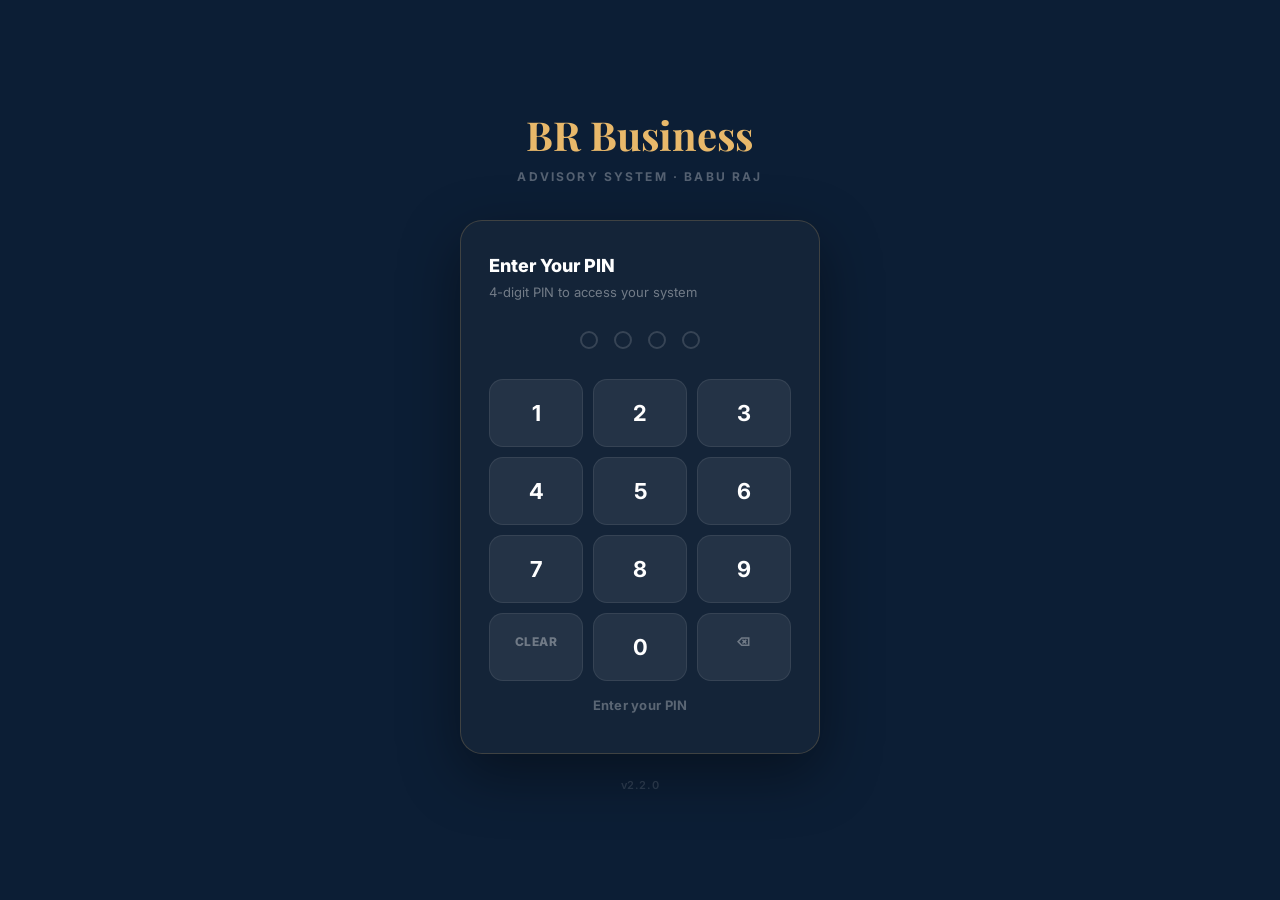
<file: index.html>
<!DOCTYPE html>
<html lang="en">
<head>
<meta charset="UTF-8">
<meta name="viewport" content="width=device-width,initial-scale=1,maximum-scale=1">
<title>BR Business · Login</title>
<link href="https://fonts.googleapis.com/css2?family=Playfair+Display:wght@400;700&family=Inter:wght@400;500;600;700;800&display=swap" rel="stylesheet">
<style>
*{box-sizing:border-box;margin:0;padding:0;-webkit-tap-highlight-color:transparent;}
body{font-family:'Inter',sans-serif;background:#0C1E35;min-height:100vh;display:flex;flex-direction:column;align-items:center;justify-content:center;padding:24px;-webkit-font-smoothing:antialiased;}
.brand{text-align:center;margin-bottom:36px;}
.brand-logo{font-family:'Playfair Display',serif;font-size:40px;font-weight:700;color:#E8B86A;}
.brand-sub{font-size:12px;font-weight:700;letter-spacing:0.18em;text-transform:uppercase;color:rgba(255,255,255,0.3);margin-top:8px;}
.card{background:#142438;border:1px solid rgba(232,184,106,0.2);border-radius:22px;padding:34px 28px;width:100%;max-width:360px;box-shadow:0 20px 60px rgba(0,0,0,0.4);}
.card-title{font-size:18px;font-weight:800;color:white;margin-bottom:6px;}
.card-sub{font-size:13px;color:rgba(255,255,255,0.4);margin-bottom:28px;line-height:1.6;}
/* PIN dots */
.pin-display{display:flex;gap:16px;justify-content:center;margin-bottom:30px;}
.pin-dot{width:18px;height:18px;border-radius:50%;border:2px solid rgba(255,255,255,0.15);background:transparent;transition:all 0.15s;}
.pin-dot.filled{background:#E8B86A;border-color:#E8B86A;box-shadow:0 0 10px rgba(232,184,106,0.5);}
/* Numpad */
.numpad{display:grid;grid-template-columns:repeat(3,1fr);gap:10px;}
.num{padding:20px;border-radius:14px;background:rgba(255,255,255,0.07);border:1px solid rgba(255,255,255,0.08);color:white;font-size:22px;font-weight:700;cursor:pointer;text-align:center;transition:all 0.1s;font-family:'Inter',sans-serif;user-select:none;}
.num:active{background:rgba(232,184,106,0.25);border-color:rgba(232,184,106,0.5);transform:scale(0.94);}
.num.ctrl{font-size:12px;font-weight:800;color:rgba(255,255,255,0.35);letter-spacing:0.05em;}
/* Messages */
.msg{min-height:22px;text-align:center;margin-top:16px;font-size:13px;font-weight:700;letter-spacing:0.02em;color:rgba(255,255,255,0.3);}
.msg.bad{color:#FF6B6B;}
/* Welcome back screen */
.welcome-card{background:#142438;border:1px solid rgba(232,184,106,0.2);border-radius:22px;padding:34px 28px;width:100%;max-width:360px;text-align:center;box-shadow:0 20px 60px rgba(0,0,0,0.4);}
.welcome-icon{font-size:48px;margin-bottom:16px;}
.welcome-name{font-family:'Playfair Display',serif;font-size:24px;font-weight:700;color:#E8B86A;margin-bottom:8px;}
.welcome-sub{font-size:14px;color:rgba(255,255,255,0.5);margin-bottom:28px;line-height:1.6;}
.welcome-btn{width:100%;padding:16px;border-radius:14px;background:#E8B86A;color:#0C1E35;border:none;font-family:'Inter',sans-serif;font-size:16px;font-weight:800;cursor:pointer;margin-bottom:12px;letter-spacing:0.01em;}
.welcome-btn:active{opacity:0.85;transform:scale(0.98);}
.other-btn{width:100%;padding:12px;border-radius:14px;background:transparent;color:rgba(255,255,255,0.4);border:1px solid rgba(255,255,255,0.1);font-family:'Inter',sans-serif;font-size:14px;font-weight:600;cursor:pointer;}
/* Loader */
.loading{display:none;text-align:center;padding:40px 20px;}
.spinner{width:38px;height:38px;border:3px solid rgba(255,255,255,0.08);border-top-color:#E8B86A;border-radius:50%;animation:spin 0.7s linear infinite;margin:0 auto 16px;}
@keyframes spin{to{transform:rotate(360deg);}}
.ver{font-size:11px;color:rgba(255,255,255,0.12);text-align:center;margin-top:24px;font-weight:600;letter-spacing:0.06em;}
</style>
</head>
<body>

<div class="brand">
  <div class="brand-logo">BR Business</div>
  <div class="brand-sub">Advisory System · Babu Raj</div>
</div>

<!-- WELCOME BACK (shown if valid session exists) -->
<div class="welcome-card" id="welcomeCard" style="display:none;">
  <div class="welcome-icon">✦</div>
  <div class="welcome-name" id="welcomeName">Welcome back</div>
  <div class="welcome-sub">Your session is still active.<br>Tap to continue where you left off.</div>
  <button class="welcome-btn" onclick="launch()">Continue →</button>
  <button class="other-btn" onclick="showPin()">Enter PIN instead</button>
</div>

<!-- PIN SCREEN (always available, shown on first visit or by choice) -->
<div class="card" id="pinCard">
  <div class="card-title">Enter Your PIN</div>
  <div class="card-sub">4-digit PIN to access your system</div>
  <div class="pin-display">
    <div class="pin-dot" id="d0"></div>
    <div class="pin-dot" id="d1"></div>
    <div class="pin-dot" id="d2"></div>
    <div class="pin-dot" id="d3"></div>
  </div>
  <div class="numpad">
    <div class="num" onclick="k('1')">1</div>
    <div class="num" onclick="k('2')">2</div>
    <div class="num" onclick="k('3')">3</div>
    <div class="num" onclick="k('4')">4</div>
    <div class="num" onclick="k('5')">5</div>
    <div class="num" onclick="k('6')">6</div>
    <div class="num" onclick="k('7')">7</div>
    <div class="num" onclick="k('8')">8</div>
    <div class="num" onclick="k('9')">9</div>
    <div class="num ctrl" onclick="k('C')">CLEAR</div>
    <div class="num" onclick="k('0')">0</div>
    <div class="num ctrl" onclick="k('DEL')">⌫</div>
  </div>
  <div class="msg" id="msg">Enter your PIN</div>
</div>

<!-- LOADING -->
<div class="loading" id="loadDiv">
  <div class="spinner"></div>
  <div style="font-size:14px;color:rgba(255,255,255,0.5);font-weight:600;">Opening your system...</div>
</div>

<div class="ver" id="ver"></div>

<!-- config.js loads synchronously — BR_CONFIG guaranteed before PIN logic -->
<script src="config.js"></script>

<script>

// Show version
if (window.BR_CONFIG) {
  document.getElementById('ver').textContent = 'v' + (BR_CONFIG.VERSION || '1.0');
}

// Check existing session
var lastLogin = parseInt(localStorage.getItem('br_login_time') || '0');
var sessionOk = localStorage.getItem('br_auth') === 'ok' && (Date.now() - lastLogin) < 8 * 60 * 60 * 1000;

if (sessionOk) {
  // Valid session — show welcome back screen
  document.getElementById('pinCard').style.display     = 'none';
  document.getElementById('welcomeCard').style.display = 'block';
  if (window.BR_CONFIG) {
    document.getElementById('welcomeName').textContent = 'Welcome back, ' + BR_CONFIG.NAME.split(' ')[0];
  }
} else {
  // No session — show PIN screen
  document.getElementById('pinCard').style.display     = 'block';
  document.getElementById('welcomeCard').style.display = 'none';
}

function showPin() {
  document.getElementById('welcomeCard').style.display = 'none';
  document.getElementById('pinCard').style.display     = 'block';
}

var pin = '';

function k(key) {
  if (key === 'C')        { pin = ''; }
  else if (key === 'DEL') { pin = pin.slice(0, -1); }
  else if (pin.length < 4){ pin += key; }

  for (var i = 0; i < 4; i++) {
    document.getElementById('d' + i).classList.toggle('filled', i < pin.length);
  }
  document.getElementById('msg').textContent = 'Enter your PIN';
  document.getElementById('msg').className   = 'msg';

  if (pin.length === 4) setTimeout(check, 80);
}

function check() {
  if (String(pin) === String(BR_CONFIG.PIN)) {
    localStorage.setItem('br_auth', 'ok');
    localStorage.setItem('br_login_time', String(Date.now()));
    launch();
  } else {
    document.getElementById('msg').textContent = 'Incorrect PIN — try again';
    document.getElementById('msg').className   = 'msg bad';
    shake();
    pin = '';
    for (var i = 0; i < 4; i++) document.getElementById('d' + i).classList.remove('filled');
  }
}

function shake() {
  var card  = document.getElementById('pinCard');
  var moves = [10, -10, 8, -8, 5, -5, 0];
  var i = 0;
  var t = setInterval(function() {
    card.style.transform = 'translateX(' + moves[i] + 'px)';
    i++;
    if (i >= moves.length) { clearInterval(t); card.style.transform = ''; }
  }, 45);
}

function launch() {
  document.getElementById('pinCard').style.display     = 'none';
  document.getElementById('welcomeCard').style.display = 'none';
  document.querySelector('.brand').style.opacity = '0';
  document.querySelector('.brand').style.transition = 'opacity 0.3s';
  document.getElementById('loadDiv').style.display = 'block';
  setTimeout(function() { window.location.href = 'today.html'; }, 600);
}

</script>
</body>
</html>
</file>
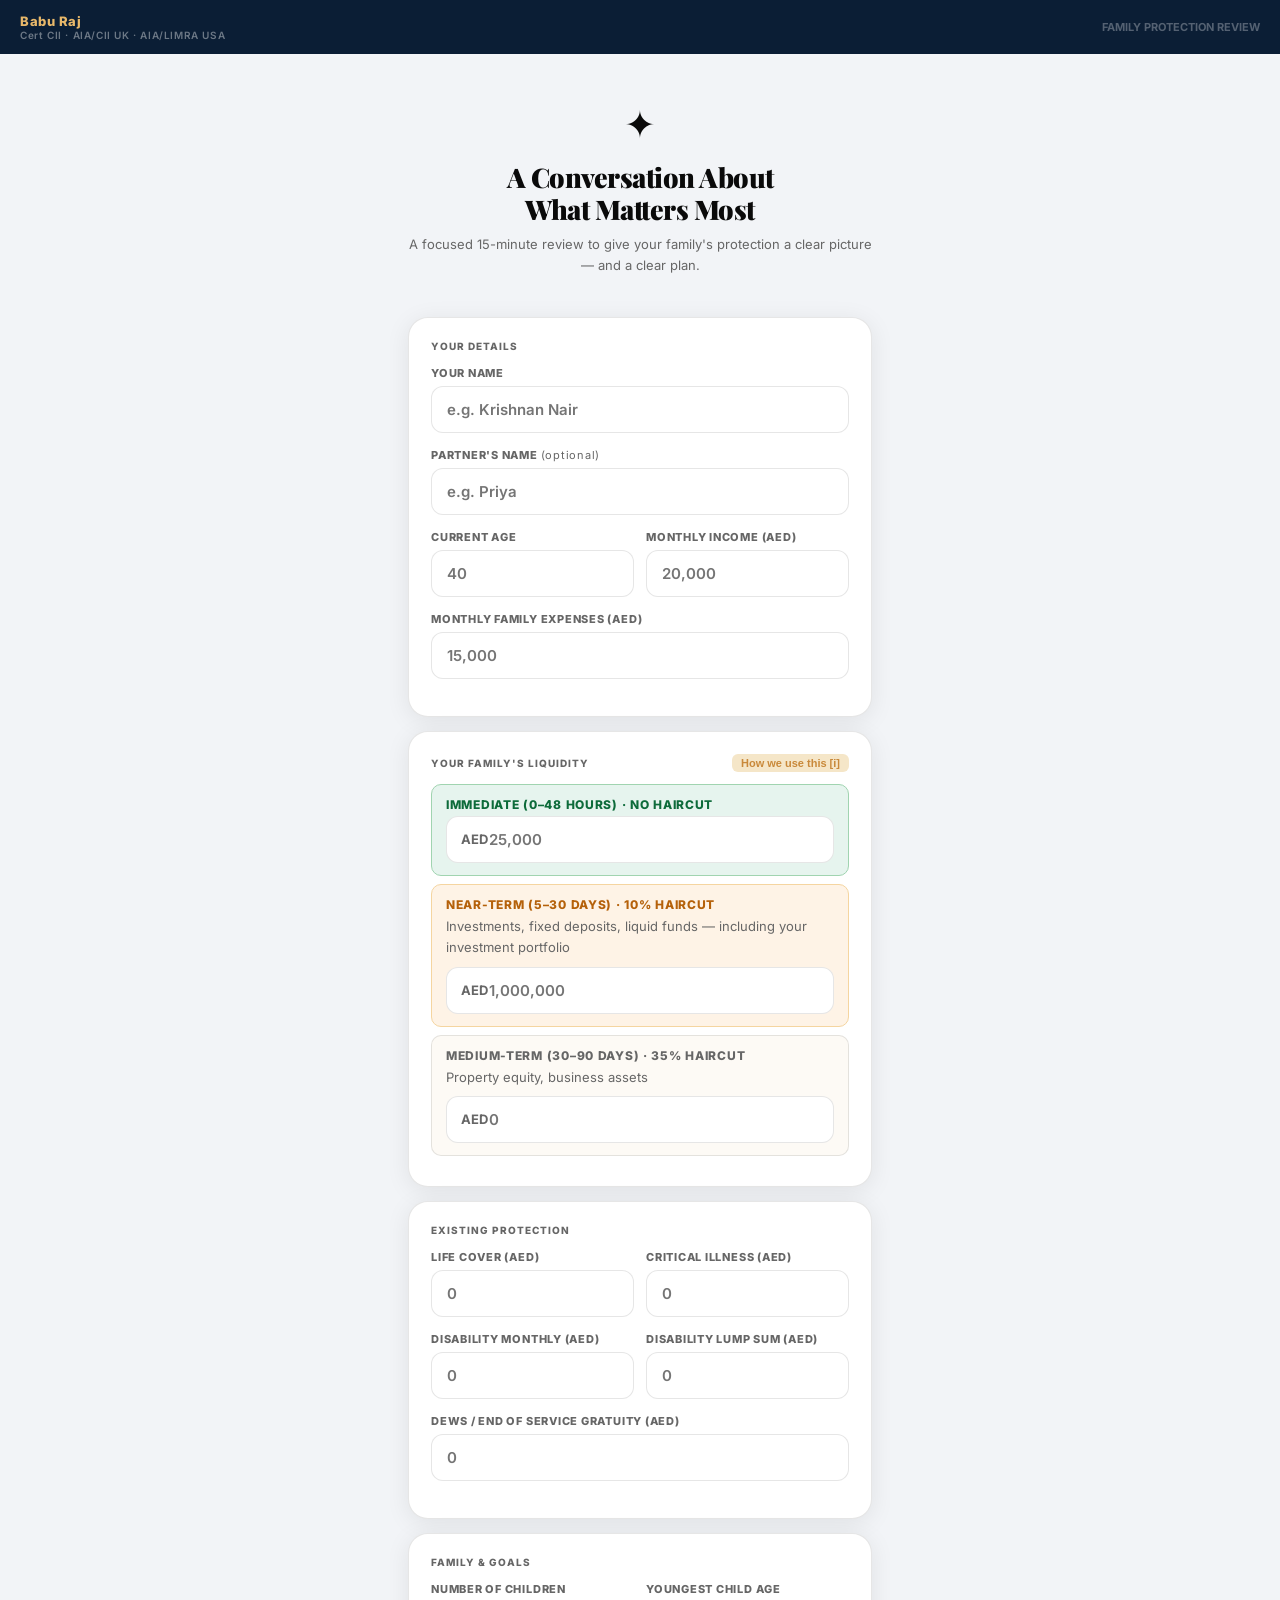
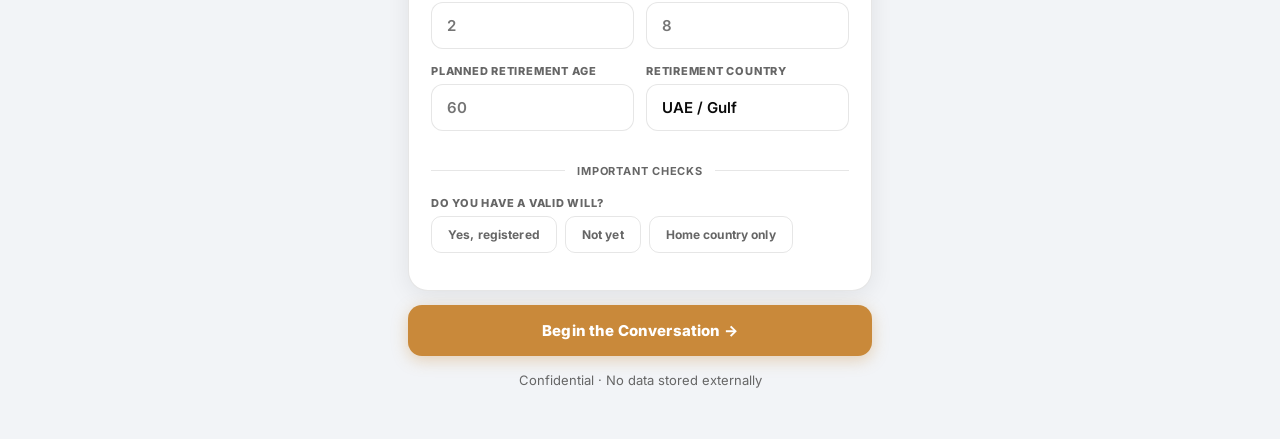
<file: advisory.html>
<!DOCTYPE html>
<html lang="en">
<head>
<meta charset="UTF-8">
<meta name="viewport" content="width=device-width,initial-scale=1,maximum-scale=1">
<title>Babu Raj · Family Protection Review</title>
<link href="https://fonts.googleapis.com/css2?family=Playfair+Display:wght@400;700;900&family=Inter:wght@300;400;500;600;700;800;900&display=swap" rel="stylesheet">
<style>
/* ═══════════════════════════════════════
   DESIGN SYSTEM
   Jupiter Gold + Saturn Navy
   Vedic / Jyotish aligned palette
   ═══════════════════════════════════════ */
:root{
  --navy:   #0B1E35; /* Saturn: structure, discipline, longevity */
  --navy2:  #162D4A;
  --navy3:  #1E3A5F;
  --gold:   #C9893A; /* Jupiter: wisdom, abundance, protection */
  --gold2:  #E8B86A; /* Sun: authority, vitality */
  --gold3:  #F5E6C8;
  --green:  #0D6B3A; /* Mercury: intelligence, good decisions */
  --green2: #E6F4EE;
  --amber:  #B5610A; /* Mars: action required, urgency */
  --amber2: #FEF3E6;
  --coral:  #C04444; /* attention, not panic */
  --coral2: #FEF0F0;
  --white:  #FFFFFF;
  --cream:  #FDFAF5; /* Moon: peace, clarity */
  --slate:  #F2F4F7;
  --ink:    #0A0A0A;
  --ink2:   #222222;
  --ink3:   #666666;
  --ink4:   #999999;
  --border: rgba(10,10,10,0.1);
  --shadow: 0 4px 24px rgba(0,0,0,0.08);
}
*{box-sizing:border-box;margin:0;padding:0;-webkit-tap-highlight-color:transparent;}
html{scroll-behavior:smooth;}
body{font-family:'Inter',sans-serif;background:var(--slate);color:var(--ink);-webkit-font-smoothing:antialiased;}

/* SCREENS */
.scr{display:none;min-height:100vh;flex-direction:column;animation:fd .35s ease;}
.scr.active{display:flex;}
@keyframes fd{from{opacity:0;transform:translateY(6px);}to{opacity:1;transform:translateY(0);}}

/* ADVISOR BAR */
.abar{background:var(--navy);padding:13px 20px;display:flex;justify-content:space-between;align-items:center;flex-shrink:0;}
.aname{font-size:13px;font-weight:800;color:var(--gold2);letter-spacing:.04em;}
.acreds{font-size:10px;color:rgba(255,255,255,.4);font-weight:600;letter-spacing:.06em;}

/* PROGRESS */
.pwrap{background:rgba(255,255,255,.08);height:3px;flex-shrink:0;}
.pfill{height:100%;background:var(--gold2);transition:width .5s ease;}

/* CONTENT */
.cnt{flex:1;overflow-y:auto;padding:24px 18px 48px;max-width:500px;width:100%;margin:0 auto;}
.cnt.ctr{display:flex;flex-direction:column;align-items:center;justify-content:center;text-align:center;}

/* CARDS */
.card{background:var(--white);border-radius:20px;border:1px solid var(--border);box-shadow:var(--shadow);padding:22px;margin-bottom:14px;}
.cdark{background:var(--navy);border-radius:20px;padding:26px;margin-bottom:14px;color:var(--white);position:relative;overflow:hidden;}
.cdark::before{content:'';position:absolute;top:-60px;right:-60px;width:180px;height:180px;background:rgba(255,255,255,.03);border-radius:50%;}
.cgold{background:linear-gradient(135deg,var(--gold),#A0661A);border-radius:16px;padding:20px;margin-bottom:12px;color:var(--white);}

/* TYPE */
.D{font-family:'Playfair Display',serif;font-size:27px;font-weight:900;line-height:1.2;letter-spacing:-.5px;}
.D2{font-family:'Playfair Display',serif;font-size:21px;font-weight:700;line-height:1.3;}
.D3{font-family:'Playfair Display',serif;font-size:17px;font-weight:700;}
.LB{font-size:10px;font-weight:800;text-transform:uppercase;letter-spacing:.1em;color:var(--ink3);}
.LBg{color:rgba(255,255,255,.5);}
.body{font-size:15px;line-height:1.7;color:var(--ink2);}
.sm{font-size:13px;line-height:1.65;color:var(--ink3);}

/* PROTECTION SCORE RING */
.ring-wrap{position:relative;width:140px;height:140px;margin:0 auto 20px;}
.ring-svg{transform:rotate(-90deg);}
.ring-bg{fill:none;stroke:rgba(255,255,255,.1);stroke-width:10;}
.ring-fill{fill:none;stroke:var(--gold2);stroke-width:10;stroke-linecap:round;transition:stroke-dashoffset 1.2s ease;stroke-dasharray:377;stroke-dashoffset:377;}
.ring-val{position:absolute;top:50%;left:50%;transform:translate(-50%,-50%);text-align:center;}
.ring-num{font-family:'Playfair Display',serif;font-size:36px;font-weight:900;color:var(--white);line-height:1;}
.ring-lbl{font-size:10px;font-weight:800;color:rgba(255,255,255,.5);text-transform:uppercase;letter-spacing:.06em;}

/* BUTTONS */
.btn{width:100%;padding:16px;border-radius:14px;font-family:'Inter',sans-serif;font-size:15px;font-weight:800;cursor:pointer;border:none;letter-spacing:.01em;transition:all .15s;}
.btn:active{transform:scale(.97);}
.bgold{background:var(--gold);color:var(--white);box-shadow:0 4px 16px rgba(201,137,58,.35);}
.bnavy{background:var(--navy);color:var(--white);}
.bghost{background:transparent;color:var(--ink3);border:1.5px solid var(--border);}
.bsm{padding:10px 16px;font-size:12px;border-radius:10px;width:auto;font-weight:700;}
.brow{display:flex;gap:10px;margin-top:14px;}
.brow .btn{flex:1;}

/* INPUTS */
.fg{margin-bottom:15px;}
.fl{font-size:11px;font-weight:800;color:var(--ink3);text-transform:uppercase;letter-spacing:.07em;display:block;margin-bottom:6px;}
.fi{width:100%;padding:13px 15px;border:1.5px solid var(--border);border-radius:12px;font-family:'Inter',sans-serif;font-size:15px;font-weight:600;color:var(--ink);background:var(--white);outline:none;transition:border-color .18s;-webkit-appearance:none;}
.fi:focus{border-color:var(--navy);}
.pfx{position:relative;}
.pfx span{position:absolute;left:15px;top:50%;transform:translateY(-50%);font-size:13px;font-weight:700;color:var(--ink3);}
.pfx .fi{padding-left:42px;}
.fr2{display:grid;grid-template-columns:1fr 1fr;gap:12px;}

/* OPTION BUTTONS */
.opt{width:100%;padding:15px 17px;border-radius:13px;border:1.5px solid var(--border);background:var(--white);font-family:'Inter',sans-serif;font-size:14px;font-weight:600;color:var(--ink2);cursor:pointer;text-align:left;margin-bottom:9px;transition:all .18s;line-height:1.4;display:flex;align-items:center;gap:10px;}
.opt:hover{border-color:var(--navy);background:#F8F9FB;}
.opt.sel{border-color:var(--gold);background:#FEF9F2;color:var(--gold);}
.opt-ic{font-size:18px;flex-shrink:0;}
.opt-no{border-color:var(--green);background:var(--green2);color:var(--green);}

/* SLIDER */
.slwrap{padding:8px 0 4px;}
input[type=range]{-webkit-appearance:none;width:100%;height:6px;border-radius:3px;background:linear-gradient(to right,var(--coral) 0%,var(--amber) 50%,var(--green) 100%);outline:none;}
input[type=range]::-webkit-slider-thumb{-webkit-appearance:none;width:28px;height:28px;border-radius:50%;background:var(--white);border:3px solid var(--navy);box-shadow:0 2px 10px rgba(0,0,0,.2);cursor:pointer;}
.sllabs{display:flex;justify-content:space-between;margin-top:7px;}
.sllabs span{font-size:11px;font-weight:700;}

/* RUNWAY */
.runway-card{background:linear-gradient(135deg,var(--navy),var(--navy3));border-radius:18px;padding:22px;margin-bottom:14px;}
.rw-track{height:10px;background:rgba(255,255,255,.1);border-radius:5px;overflow:hidden;margin:14px 0 8px;position:relative;}
.rw-protected{height:100%;border-radius:5px;background:linear-gradient(90deg,#38A169,#4ADE80);transition:width 1s ease;position:absolute;left:0;top:0;opacity:.6;}
.rw-current{height:100%;border-radius:5px;background:linear-gradient(90deg,#E53E3E,#F97316);transition:width 1s ease;position:absolute;left:0;top:0;}
.rw-big{font-family:'Playfair Display',serif;font-size:52px;font-weight:900;color:var(--white);line-height:1;}

/* LIQUIDITY LAYERS */
.lq-layer{padding:12px 14px;border-radius:10px;margin-bottom:8px;border:1.5px solid var(--border);}
.lq-0{background:var(--green2);border-color:#A0D4B0;}
.lq-1{background:var(--amber2);border-color:#F5D5A0;}
.lq-2{background:var(--cream);border-color:var(--border);}
.lq-title{font-size:12px;font-weight:800;text-transform:uppercase;letter-spacing:.06em;margin-bottom:4px;}
.lq-0 .lq-title{color:var(--green);}
.lq-1 .lq-title{color:var(--amber);}
.lq-2 .lq-title{color:var(--ink3);}

/* EXPOSURE ITEMS (replacing "gaps") */
.exp-item{padding:12px 14px;border-radius:10px;margin-bottom:6px;border-left:4px solid;display:flex;justify-content:space-between;align-items:flex-start;background:var(--cream);}
.exp-h{border-left-color:var(--coral);}
.exp-m{border-left-color:var(--amber);}
.exp-l{border-left-color:var(--green);}
.exp-label{font-size:14px;font-weight:800;color:var(--ink);}
.exp-sub{font-size:11px;color:var(--ink3);margin-top:2px;line-height:1.4;}
.exp-val{font-size:14px;font-weight:900;text-align:right;flex-shrink:0;margin-left:12px;}
.exp-h .exp-val{color:var(--coral);}
.exp-m .exp-val{color:var(--amber);}
.exp-l .exp-val{color:var(--green);}
.exp-total{background:var(--navy);border-radius:12px;padding:14px 16px;display:flex;justify-content:space-between;align-items:center;margin-top:8px;}

/* CALCULATION PANEL */
.calc-panel{display:none;background:var(--slate);border-radius:10px;padding:14px;margin-top:10px;border:1px solid var(--border);}
.calc-panel.open{display:block;}
.calc-row{display:flex;justify-content:space-between;font-size:12px;padding:4px 0;border-bottom:1px solid var(--border);}
.calc-row:last-child{border-bottom:none;font-weight:800;color:var(--navy);}
.ci{color:var(--ink3);font-weight:500;}

/* THREE PATHS */
.path{border-radius:18px;padding:20px;margin-bottom:12px;border:2px solid transparent;cursor:pointer;transition:all .2s;}
.path:hover{transform:translateY(-2px);box-shadow:var(--shadow);}
.path.foundation{background:var(--coral2);border-color:#FCA5A5;}
.path.architect{background:var(--amber2);border-color:#FCD34D;}
.path.legacy{background:var(--green2);border-color:#6EE7B7;}
.path.sel{border-width:3px;transform:translateY(-3px);box-shadow:0 8px 32px rgba(0,0,0,.12);}
.path.foundation.sel{border-color:var(--coral);}
.path.architect.sel{border-color:var(--amber);}
.path.legacy.sel{border-color:var(--green);}
.pbadge{display:inline-block;padding:4px 12px;border-radius:20px;font-size:10px;font-weight:900;text-transform:uppercase;letter-spacing:.07em;margin-bottom:10px;}
.path.foundation .pbadge{background:#FEE2E2;color:var(--coral);}
.path.architect .pbadge{background:#FEF3C7;color:var(--amber);}
.path.legacy .pbadge{background:#D1FAE5;color:var(--green);}
.path-title{font-size:17px;font-weight:900;color:var(--ink);margin-bottom:5px;}
.path-tagline{font-size:12px;color:var(--ink3);line-height:1.55;margin-bottom:14px;}
.path-cover{font-size:12px;font-weight:700;color:var(--ink2);margin-bottom:6px;}
.path-prem{font-family:'Playfair Display',serif;font-size:22px;font-weight:700;}
.path.foundation .path-prem{color:var(--coral);}
.path.architect .path-prem{color:var(--amber);}
.path.legacy .path-prem{color:var(--green);}
.path-daily{font-size:12px;color:var(--ink3);margin-top:3px;}
.path-expand{font-size:12px;color:var(--ink3);margin-top:10px;cursor:pointer;text-decoration:underline;font-weight:600;}

/* ADVISOR SCRIPT */
.ascript{background:linear-gradient(135deg,#EEF2FF,#E0E7FF);border:1.5px solid #A5B4FC;border-radius:14px;padding:16px;margin-bottom:16px;}
.asc-lbl{font-size:10px;font-weight:900;color:#4338CA;text-transform:uppercase;letter-spacing:.08em;margin-bottom:5px;}
.asc-txt{font-size:13px;color:#1E1B4B;font-style:italic;line-height:1.7;}

/* KEY QUESTION */
.kq{background:linear-gradient(135deg,#FEF9F2,#FFF7ED);border:1.5px solid #FDE68A;border-radius:13px;padding:14px 16px;margin:12px 0;}
.kq-lbl{font-size:10px;font-weight:900;color:var(--gold);text-transform:uppercase;letter-spacing:.08em;margin-bottom:5px;}
.kq-txt{font-size:14px;color:var(--ink2);font-style:italic;line-height:1.7;}

/* STATS */
.stats{display:grid;grid-template-columns:1fr 1fr;gap:10px;margin-bottom:14px;}
.stat{background:var(--slate);border-radius:12px;padding:14px;text-align:center;border:1px solid var(--border);}
.stat-v{font-family:'Playfair Display',serif;font-size:22px;font-weight:700;color:var(--navy);line-height:1;}
.stat-l{font-size:10px;font-weight:700;color:var(--ink3);text-transform:uppercase;letter-spacing:.05em;margin-top:5px;}

/* DIVIDER */
.div{display:flex;align-items:center;gap:12px;margin:18px 0;}
.div::before,.div::after{content:'';flex:1;height:1px;background:var(--border);}
.div span{font-size:11px;font-weight:700;color:var(--ink3);text-transform:uppercase;letter-spacing:.07em;}

/* TOAST */
.toast{position:fixed;bottom:28px;left:50%;transform:translateX(-50%) translateY(16px);background:var(--navy);color:var(--white);padding:11px 22px;border-radius:24px;font-size:13px;font-weight:700;opacity:0;transition:all .25s;z-index:999;white-space:nowrap;pointer-events:none;}
.toast.show{opacity:1;transform:translateX(-50%) translateY(0);}

/* ═══════════════════════════════════════
   PRINT / INVESTMENT GRADE REPORT
   ═══════════════════════════════════════ */
@media print{
  @page{size:A4;margin:15mm 15mm 20mm 15mm;}
  @page:first{margin-top:0;}
  body{background:white!important;font-size:10.5pt;line-height:1.6;}
  .no-print{display:none!important;}
  .scr{display:block!important;min-height:auto!important;}
  .scr:not(#s-report){display:none!important;}
  #s-report{display:block!important;}
  .abar,.pwrap{display:none!important;}
  .cnt{padding:0;max-width:100%;}
  .card,.cdark,.cgold{box-shadow:none;break-inside:avoid;page-break-inside:avoid;}
  .rpt-page{page-break-before:always;}
  .rpt-page:first-child{page-break-before:auto;}
  .rpt-section{break-inside:avoid;page-break-inside:avoid;}
}

/* REPORT STYLES */
.rpt-cover{background:var(--navy);border-radius:0;padding:40px 36px 36px;color:var(--white);margin:-24px -18px 28px;break-inside:avoid;}
.rpt-section{background:var(--white);border-radius:16px;border:1px solid var(--border);padding:22px;margin-bottom:14px;break-inside:avoid;}
.rpt-sec-title{font-family:'Playfair Display',serif;font-size:16px;font-weight:700;color:var(--navy);padding-bottom:12px;margin-bottom:16px;border-bottom:1.5px solid var(--border);}
.rpt-snap{display:grid;grid-template-columns:1fr 1fr;gap:8px;}
.rpt-snap-item{padding:10px 12px;background:var(--slate);border-radius:8px;border:1px solid var(--border);}
.rpt-snap-lbl{font-size:10px;font-weight:700;color:var(--ink3);text-transform:uppercase;letter-spacing:.06em;}
.rpt-snap-val{font-size:14px;font-weight:800;color:var(--ink);margin-top:3px;}
.rpt-gap-item{display:flex;justify-content:space-between;align-items:flex-start;padding:12px 0;border-bottom:1px solid var(--border);}
.rpt-gap-item:last-child{border-bottom:none;}
.rpt-priority{display:flex;gap:12px;align-items:flex-start;padding:11px 0;border-bottom:1px solid var(--border);}
.rpt-priority:last-child{border-bottom:none;}
.rpt-pnum{width:26px;height:26px;border-radius:8px;background:var(--navy);color:var(--gold2);font-size:12px;font-weight:900;display:flex;align-items:center;justify-content:center;flex-shrink:0;}
.rpt-step{display:flex;gap:12px;padding:12px 0;border-bottom:1px solid var(--border);}
.rpt-step:last-child{border-bottom:none;}
.rpt-snum{width:28px;height:28px;border-radius:8px;background:var(--gold);color:var(--white);font-size:12px;font-weight:900;display:flex;align-items:center;justify-content:center;flex-shrink:0;}
.rpt-footer{margin-top:14px;padding:16px;background:var(--cream);border-radius:12px;border:1px solid var(--border);}
.rpt-disclaimer{font-size:10px;color:var(--ink3);line-height:1.7;padding:12px;background:var(--slate);border-radius:8px;margin-top:12px;}
</style>
</head>
<body>
<div class="toast" id="toast"></div>

<!-- ═══════════════════════════════════════════
     S0 — CLIENT ENTRY + LIQUIDITY LAYERS
     ═══════════════════════════════════════════ -->
<div class="scr active" id="s0">
  <div class="abar">
    <div><div class="aname">Babu Raj</div><div class="acreds">Cert CII · AIA/CII UK · AIA/LIMRA USA</div></div>
    <div style="font-size:11px;color:rgba(255,255,255,.3);font-weight:700;">FAMILY PROTECTION REVIEW</div>
  </div>
  <div class="pwrap"><div class="pfill" style="width:0"></div></div>
  <div class="cnt">
    <div style="text-align:center;padding:20px 0 16px;">
      <div style="font-size:38px;margin-bottom:14px;">✦</div>
      <div class="D" style="margin-bottom:8px;">A Conversation About<br>What Matters Most</div>
      <p class="sm" style="margin-bottom:24px;">A focused 15-minute review to give your family's protection a clear picture — and a clear plan.</p>
    </div>

    <div class="card">
      <div class="LB" style="margin-bottom:14px;">Your Details</div>
      <div class="fg"><label class="fl">Your Name</label><input class="fi" id="cName" placeholder="e.g. Krishnan Nair"></div>
      <div class="fg"><label class="fl">Partner's Name <span style="font-weight:400;text-transform:none;">(optional)</span></label><input class="fi" id="pName" placeholder="e.g. Priya"></div>
      <div class="fr2">
        <div class="fg"><label class="fl">Current Age</label><input class="fi" id="cAge" type="number" placeholder="40" oninput="updateScore()"></div>
        <div class="fg"><label class="fl">Monthly Income (AED)</label><input class="fi" id="mInc" type="number" placeholder="20,000" oninput="updateScore()"></div>
      </div>
      <div class="fg"><label class="fl">Monthly Family Expenses (AED)</label><input class="fi" id="mExp" type="number" placeholder="15,000" oninput="updateScore()"></div>
    </div>

    <div class="card">
      <div style="display:flex;justify-content:space-between;align-items:center;margin-bottom:4px;">
        <div class="LB">Your Family's Liquidity</div>
        <button onclick="toggleCalc('lqCalc')" style="font-size:11px;font-weight:700;color:var(--gold);background:var(--gold3);border:none;border-radius:6px;padding:3px 9px;cursor:pointer;">How we use this [i]</button>
      </div>
      <div class="calc-panel" id="lqCalc">
        <div style="font-size:12px;color:var(--ink2);line-height:1.7;"><strong>Liquidity Haircut Model</strong><br>We apply a realistic discount to each asset based on how quickly it can be accessed without significant loss:<br><br>
        • Cash: 100% — immediate, no haircut<br>
        • Near-term investments (20–30 days): 90% value<br>
        &nbsp;&nbsp;10% haircut accounts for redemption penalties and market timing<br>
        • Property equity (60–90 days): 65% value<br>
        &nbsp;&nbsp;35% haircut accounts for agent fees, legal costs, and fire-sale discount<br>
        • Locked plans / DEWS: Used in retirement planning only, not runway</div>
      </div>
      <div style="margin-top:12px;">
        <div class="lq-layer lq-0">
          <div class="lq-title">Immediate (0–48 hours) · No Haircut</div>
          <div class="pfx fg" style="margin-bottom:0;"><span>AED</span><input class="fi" id="lqCash" type="number" placeholder="25,000" oninput="updateScore()"></div>
        </div>
        <div class="lq-layer lq-1">
          <div class="lq-title">Near-Term (5–30 days) · 10% Haircut</div>
          <div class="sm" style="margin-bottom:8px;">Investments, fixed deposits, liquid funds — including your investment portfolio</div>
          <div class="pfx fg" style="margin-bottom:0;"><span>AED</span><input class="fi" id="lqInvest" type="number" placeholder="1,000,000" oninput="updateScore()"></div>
        </div>
        <div class="lq-layer lq-2">
          <div class="lq-title">Medium-Term (30–90 days) · 35% Haircut</div>
          <div class="sm" style="margin-bottom:8px;">Property equity, business assets</div>
          <div class="pfx fg" style="margin-bottom:0;"><span>AED</span><input class="fi" id="lqProp" type="number" placeholder="0" oninput="updateScore()"></div>
        </div>
      </div>
    </div>

    <div class="card">
      <div class="LB" style="margin-bottom:14px;">Existing Protection</div>
      <div class="fr2">
        <div class="fg"><label class="fl">Life Cover (AED)</label><input class="fi" id="exLife" type="number" placeholder="0" oninput="updateScore()"></div>
        <div class="fg"><label class="fl">Critical Illness (AED)</label><input class="fi" id="exCI" type="number" placeholder="0" oninput="updateScore()"></div>
      </div>
      <div class="fr2">
        <div class="fg"><label class="fl">Disability Monthly (AED)</label><input class="fi" id="exDisMo" type="number" placeholder="0" oninput="updateScore()"></div>
        <div class="fg"><label class="fl">Disability Lump Sum (AED)</label><input class="fi" id="exDisLs" type="number" placeholder="0" oninput="updateScore()"></div>
      </div>
      <div class="fg"><label class="fl">DEWS / End of Service Gratuity (AED)</label><input class="fi" id="exDews" type="number" placeholder="0" oninput="updateScore()"></div>
    </div>

    <div class="card">
      <div class="LB" style="margin-bottom:14px;">Family & Goals</div>
      <div class="fr2">
        <div class="fg"><label class="fl">Number of Children</label><input class="fi" id="nKids" type="number" placeholder="2" min="0" oninput="updateScore()"></div>
        <div class="fg"><label class="fl">Youngest Child Age</label><input class="fi" id="kidAge" type="number" placeholder="8" oninput="updateScore()"></div>
      </div>
      <div class="fr2">
        <div class="fg"><label class="fl">Planned Retirement Age</label><input class="fi" id="retAge" type="number" placeholder="60" oninput="updateScore()"></div>
        <div class="fg"><label class="fl">Retirement Country</label>
          <select class="fi" id="retCountry" onchange="updateScore()">
            <option value="3.5">UAE / Gulf</option>
            <option value="5">India / South Asia</option>
            <option value="3">UK / Europe</option>
            <option value="2.5">Australia / Canada</option>
          </select>
        </div>
      </div>
      <div class="div"><span>Important Checks</span></div>
      <div class="fg">
        <label class="fl">Do you have a valid Will?</label>
        <div style="display:flex;gap:8px;">
          <button class="btn bghost bsm will-btn" onclick="selWill(this,'yes')" data-val="yes">Yes, registered</button>
          <button class="btn bghost bsm will-btn" onclick="selWill(this,'no')" data-val="no">Not yet</button>
          <button class="btn bghost bsm will-btn" onclick="selWill(this,'home')" data-val="home">Home country only</button>
        </div>
      </div>
    </div>

    <div id="scorePreview" style="display:none;margin-bottom:14px;">
      <div class="cdark">
        <div class="LBg" style="margin-bottom:8px;">Protection Score · Live Preview</div>
        <div class="ring-wrap">
          <svg class="ring-svg" viewBox="0 0 120 120" width="140" height="140">
            <circle class="ring-bg" cx="60" cy="60" r="50"/>
            <circle class="ring-fill" id="previewRing" cx="60" cy="60" r="50"/>
          </svg>
          <div class="ring-val">
            <div class="ring-num" id="previewScore">—</div>
            <div class="ring-lbl">/ 100</div>
          </div>
        </div>
        <div style="text-align:center;font-size:13px;color:rgba(255,255,255,.65);font-weight:600;" id="previewMsg">Enter your details above</div>
      </div>
    </div>

    <button class="btn bgold" onclick="go('s1')">Begin the Conversation →</button>
    <p class="sm" style="text-align:center;margin-top:14px;">Confidential · No data stored externally</p>
  </div>
</div>

<!-- ═══════════════════════════════════════════
     S1 — PILLOW TEST
     ═══════════════════════════════════════════ -->
<div class="scr" id="s1">
  <div class="abar">
    <div><div class="aname">Babu Raj</div><div class="acreds">Family Protection Review</div></div>
    <div style="font-size:11px;color:rgba(255,255,255,.3);">Step 1 of 4</div>
  </div>
  <div class="pwrap"><div class="pfill" style="width:25%"></div></div>
  <div class="cnt">
    <div class="ascript">
      <div class="asc-lbl">Advisor — say this out loud</div>
      <div class="asc-txt">"<span id="s1Name">Krishnan</span>, before we look at any numbers — I want to ask you something personal first."</div>
    </div>
    <div class="card">
      <div class="LB" style="margin-bottom:8px;">The Pillow Test</div>
      <div class="D2" style="margin-bottom:8px;">When your head hits the pillow tonight — what's the one financial <em>what-if</em> that comes to mind?</div>
      <p class="sm" style="margin-bottom:20px;">No wrong answers. This shapes where we focus.</p>

      <button class="opt" onclick="selPillow(this,'protection')"><span class="opt-ic">🏡</span><span>Something happening to me — who takes care of them?</span></button>
      <button class="opt" onclick="selPillow(this,'education')"><span class="opt-ic">🎓</span><span>Will I be able to fund my children's education properly?</span></button>
      <button class="opt" onclick="selPillow(this,'income')"><span class="opt-ic">⚡</span><span>What if I'm too ill to work for a long period?</span></button>
      <button class="opt" onclick="selPillow(this,'retirement')"><span class="opt-ic">🌅</span><span>Will I have enough to retire with dignity?</span></button>
      <button class="opt" onclick="selPillow(this,'unclear')"><span class="opt-ic">🧭</span><span>Honestly, I haven't thought about it much yet.</span></button>
      <button class="opt opt-no" onclick="selPillow(this,'confident')"><span class="opt-ic">✓</span><span>I sleep fine — I feel we're in good shape.</span></button>
    </div>
    <div id="pillowResponse" style="display:none;" class="card"></div>
  </div>
</div>

<!-- ═══════════════════════════════════════════
     S2 — CONFIDENCE + ALIGNMENT
     ═══════════════════════════════════════════ -->
<div class="scr" id="s2">
  <div class="abar">
    <div><div class="aname">Babu Raj</div><div class="acreds">Family Protection Review</div></div>
    <div style="font-size:11px;color:rgba(255,255,255,.3);">Step 2 of 4</div>
  </div>
  <div class="pwrap"><div class="pfill" style="width:50%"></div></div>
  <div class="cnt">
    <div class="ascript">
      <div class="asc-lbl">Advisor — say this out loud</div>
      <div class="asc-txt">"On a scale of 0 to 100 — how confident are you that your family is fully taken care of, whatever happens to you?"</div>
    </div>
    <div class="card">
      <div class="LB" style="margin-bottom:16px;">Your Confidence Score</div>
      <div style="text-align:center;margin-bottom:20px;">
        <div style="font-family:'Playfair Display',serif;font-size:78px;font-weight:900;color:var(--navy);line-height:1;" id="confNum">50</div>
        <div class="sm">out of 100</div>
      </div>
      <div class="slwrap">
        <input type="range" min="0" max="100" value="50" oninput="updConf(this.value)" id="confSlider">
        <div class="sllabs"><span style="color:var(--coral);">Worried</span><span style="color:var(--amber);">Unsure</span><span style="color:var(--green);">Confident</span></div>
      </div>
      <div id="confMsg" style="margin-top:14px;padding:13px 14px;border-radius:10px;font-size:13px;font-weight:600;color:var(--ink2);line-height:1.65;"></div>
    </div>
    <div class="card">
      <div class="LB" style="margin-bottom:10px;">Spousal Alignment</div>
      <div class="D3" style="margin-bottom:6px;">If <span id="partnerNameS2">your partner</span> answered this — how closely would their score match yours?</div>
      <div style="display:flex;gap:8px;flex-wrap:wrap;margin-top:12px;" id="alignBtns">
        <button class="btn bghost bsm" onclick="selAlign(this,'very')">Very close</button>
        <button class="btn bghost bsm" onclick="selAlign(this,'some')">Somewhat close</button>
        <button class="btn bghost bsm" onclick="selAlign(this,'diff')">Quite different</button>
      </div>
      <div id="alignMsg" style="display:none;margin-top:10px;font-size:13px;color:var(--ink3);font-style:italic;line-height:1.65;"></div>
    </div>
    <button class="btn bgold" onclick="go('s3');calcAll()">Reveal the Picture →</button>
  </div>
</div>

<!-- ═══════════════════════════════════════════
     S3 — RUNWAY + EXPOSURES (not "gaps")
     ═══════════════════════════════════════════ -->
<div class="scr" id="s3">
  <div class="abar">
    <div><div class="aname">Babu Raj</div><div class="acreds">Family Protection Review</div></div>
    <div style="font-size:11px;color:rgba(255,255,255,.3);">Step 3 of 4</div>
  </div>
  <div class="pwrap"><div class="pfill" style="width:75%"></div></div>
  <div class="cnt">

    <!-- PROTECTION SCORE -->
    <div class="cdark" style="text-align:center;padding:28px 24px;">
      <div class="LBg" style="margin-bottom:12px;">Your Family's Protection Score</div>
      <div class="ring-wrap">
        <svg class="ring-svg" viewBox="0 0 120 120" width="140" height="140">
          <circle class="ring-bg" cx="60" cy="60" r="50"/>
          <circle class="ring-fill" id="scoreRing" cx="60" cy="60" r="50"/>
        </svg>
        <div class="ring-val">
          <div class="ring-num" id="scoreNum">—</div>
          <div class="ring-lbl">/ 100</div>
        </div>
      </div>
      <div id="scoreBand" style="font-size:14px;font-weight:700;margin-top:8px;"></div>
      <div id="scoreVsConf" style="font-size:12px;color:rgba(255,255,255,.55);margin-top:6px;font-weight:600;"></div>
    </div>

    <!-- RUNWAY -->
    <div class="runway-card">
      <div class="LBg" style="margin-bottom:6px;">Your Family's Financial Runway</div>
      <div class="rw-big" id="rwDays">—</div>
      <div style="font-size:13px;color:rgba(255,255,255,.6);margin-top:4px;margin-bottom:16px;" id="rwSub">calculating...</div>
      <div class="rw-track">
        <div class="rw-protected" id="rwProt" style="width:0%"></div>
        <div class="rw-current" id="rwCurr" style="width:0%"></div>
      </div>
      <div style="display:flex;justify-content:space-between;font-size:11px;font-weight:700;margin-top:6px;">
        <span style="color:rgba(232,88,88,.8);">■ Today: <span id="rwDayCurr">—</span>d</span>
        <span style="color:rgba(74,222,128,.8);">■ With protection: <span id="rwDayProt">—</span>d</span>
      </div>
      <div id="day51box" style="margin-top:18px;padding:13px;background:rgba(255,255,255,.07);border-radius:11px;border-left:3px solid rgba(232,184,106,.6);">
        <div style="font-size:10px;font-weight:800;color:var(--gold2);text-transform:uppercase;letter-spacing:.07em;margin-bottom:5px;">The Question That Changes Everything</div>
        <div style="font-size:13px;color:rgba(255,255,255,.8);font-style:italic;line-height:1.65;" id="d51txt">—</div>
      </div>
      <button onclick="toggleCalc('rwCalc')" style="margin-top:12px;background:rgba(255,255,255,.1);border:1px solid rgba(255,255,255,.2);border-radius:8px;padding:6px 12px;font-size:11px;font-weight:700;color:rgba(255,255,255,.6);cursor:pointer;">Show runway calculation [i]</button>
      <div class="calc-panel" id="rwCalc" style="background:rgba(0,0,0,.2);">
        <div id="rwCalcContent" style="font-size:12px;color:rgba(255,255,255,.7);line-height:1.8;"></div>
      </div>
    </div>

    <!-- EXPOSURES (renamed from "gaps") -->
    <div class="card">
      <div style="display:flex;justify-content:space-between;align-items:center;margin-bottom:14px;">
        <div class="D3">What Remains Unaddressed</div>
        <button onclick="toggleCalc('expCalc')" style="font-size:11px;font-weight:700;color:var(--gold);background:var(--gold3);border:none;border-radius:6px;padding:3px 9px;cursor:pointer;">Show all calculations [i]</button>
      </div>
      <div class="calc-panel" id="expCalc" id="allCalcContent" style="margin-bottom:12px;"></div>

      <div class="exp-item exp-h" id="ei-income">
        <div><div class="exp-label">Family Income Security</div><div class="exp-sub">What your family needs if you are unable to provide</div></div>
        <div class="exp-val" id="ev-income">—</div>
      </div>
      <div class="exp-item exp-h" id="ei-ci">
        <div><div class="exp-label">Recovery Protection</div><div class="exp-sub">Income continuity during serious illness — 18 months</div></div>
        <div class="exp-val" id="ev-ci">—</div>
      </div>
      <div class="exp-item exp-m" id="ei-dis">
        <div><div class="exp-label">Disability Security</div><div class="exp-sub">Permanent income loss · No state support for expats</div></div>
        <div class="exp-val" id="ev-dis">—</div>
      </div>
      <div class="exp-item exp-m" id="ei-emg">
        <div><div class="exp-label">Emergency Buffer</div><div class="exp-sub">6-month lifestyle fund shortfall</div></div>
        <div class="exp-val" id="ev-emg">—</div>
      </div>
      <div class="exp-item exp-l" id="ei-edu" style="display:none;">
        <div><div class="exp-label">Education Fund</div><div class="exp-sub">University cost at 7% inflation · Children</div></div>
        <div class="exp-val" id="ev-edu">—</div>
      </div>
      <div class="exp-item exp-l" id="ei-ret">
        <div><div class="exp-label">Retirement Corpus</div><div class="exp-sub">Fund needed to live with dignity to age 90</div></div>
        <div class="exp-val" id="ev-ret">—</div>
      </div>

      <div class="exp-total">
        <div style="font-size:14px;font-weight:800;color:var(--white);">Total to Be Addressed</div>
        <div style="font-family:'Playfair Display',serif;font-size:20px;font-weight:900;color:var(--gold2);" id="ev-total">—</div>
      </div>
    </div>

    <!-- WILL ALERT if no will -->
    <div id="willAlert" style="display:none;" class="card" style="border:2px solid var(--coral);">
      <div style="font-size:13px;font-weight:800;color:var(--coral);margin-bottom:6px;">⚠️ Important: Estate Planning</div>
      <div class="sm">Without a valid Will registered in UAE, your assets may be frozen and your children's guardianship decided by the courts — regardless of your wishes. This should be addressed alongside your protection plan.</div>
    </div>

    <button class="btn bgold" onclick="go('s4')">See the Three Paths Forward →</button>
  </div>
</div>

<!-- ═══════════════════════════════════════════
     S4 — THREE PATHS (Foundation/Architect/Legacy)
     ═══════════════════════════════════════════ -->
<div class="scr" id="s4">
  <div class="abar">
    <div><div class="aname">Babu Raj</div><div class="acreds">Family Protection Review</div></div>
    <div style="font-size:11px;color:rgba(255,255,255,.3);">Step 4 of 4</div>
  </div>
  <div class="pwrap"><div class="pfill" style="width:90%"></div></div>
  <div class="cnt">
    <div class="ascript">
      <div class="asc-lbl">Advisor — say this out loud</div>
      <div class="asc-txt">"I want to show you three approaches — not because they're all equal, but because I want you to choose the one that reflects your values and your family's situation. Where do you see yourself?"</div>
    </div>
    <div class="kq">
      <div class="kq-lbl">Premium Transparency</div>
      <div class="kq-txt">These are indicative monthly investment ranges based on UAE market rates for your age and income. Exact premiums vary by provider and health status. I will present specific quotes from three providers at our follow-up meeting.</div>
    </div>

    <!-- FOUNDATION -->
    <div class="path foundation" id="p-foundation" onclick="selPath('foundation')">
      <div class="pbadge">Foundation · The Floor</div>
      <div class="path-title">Protect What Cannot Be Replaced</div>
      <div class="path-tagline">Income security and emergency cover. The non-negotiable minimum that ensures your family does not face financial collapse if something happens to you.</div>
      <div class="path-cover" id="pc-foundation"></div>
      <div class="path-prem" id="pp-foundation">—</div>
      <div class="path-daily" id="pd-foundation">—</div>
      <div class="path-expand" onclick="event.stopPropagation();toggleCalc('fc-foundation')">Show what this covers ↓</div>
      <div class="calc-panel" id="fc-foundation" onclick="event.stopPropagation()"></div>
    </div>

    <!-- ARCHITECT -->
    <div class="path architect" id="p-architect" onclick="selPath('architect')">
      <div class="pbadge">Architect · The Wise Choice</div>
      <div class="path-title">Design Your Family's Financial Future</div>
      <div class="path-tagline">Full income security, recovery protection, education funding, and emergency buffer. This is what intentional families choose — not because they fear the worst, but because they value certainty.</div>
      <div class="path-cover" id="pc-architect"></div>
      <div class="path-prem" id="pp-architect">—</div>
      <div class="path-daily" id="pd-architect">—</div>
      <div class="path-expand" onclick="event.stopPropagation();toggleCalc('fc-architect')">Show what this covers ↓</div>
      <div class="calc-panel" id="fc-architect" onclick="event.stopPropagation()"></div>
    </div>

    <!-- LEGACY -->
    <div class="path legacy" id="p-legacy" onclick="selPath('legacy')">
      <div class="pbadge">Legacy · The Builder's Plan</div>
      <div class="path-title">Build Something That Outlasts a Career</div>
      <div class="path-tagline">Everything above, plus retirement corpus, disability income protection, and intergenerational wealth foundation. The difference between leaving an inheritance and leaving a platform.</div>
      <div class="path-cover" id="pc-legacy"></div>
      <div class="path-prem" id="pp-legacy">—</div>
      <div class="path-daily" id="pd-legacy">—</div>
      <div class="path-expand" onclick="event.stopPropagation();toggleCalc('fc-legacy')">Show what this covers ↓</div>
      <div class="calc-panel" id="fc-legacy" onclick="event.stopPropagation()"></div>
    </div>

    <div id="pathSelMsg" style="display:none;" class="card"></div>
    <button class="btn bgold" id="pathNextBtn" style="display:none;" onclick="buildReport();go('s-report')">Generate My Family Protection Report →</button>
    <button class="btn bghost" onclick="go('s3')" style="margin-top:8px;">← Review</button>
  </div>
</div>

<!-- ═══════════════════════════════════════════
     S-REPORT — INVESTMENT GRADE DOCUMENT
     ═══════════════════════════════════════════ -->
<div class="scr" id="s-report">
  <div class="abar no-print">
    <div><div class="aname">Babu Raj</div><div class="acreds">Family Protection Review</div></div>
    <div style="display:flex;gap:8px;">
      <button class="btn bghost bsm no-print" onclick="window.print()" style="color:rgba(255,255,255,.6);border-color:rgba(255,255,255,.15);font-size:11px;padding:7px 14px;">🖨️ Print PDF</button>
    </div>
  </div>
  <div class="pwrap no-print"><div class="pfill" style="width:100%"></div></div>
  <div class="cnt" id="rptContent">

    <!-- COVER -->
    <div class="rpt-cover">
      <div style="display:flex;justify-content:space-between;align-items:flex-start;margin-bottom:24px;">
        <div>
          <div style="font-size:10px;font-weight:800;letter-spacing:.12em;text-transform:uppercase;opacity:.45;margin-bottom:8px;">Confidential — Prepared exclusively for</div>
          <div style="font-family:'Playfair Display',serif;font-size:30px;font-weight:900;" id="rCName">—</div>
          <div style="font-size:12px;opacity:.5;margin-top:5px;" id="rDate">Family Protection Review</div>
        </div>
        <div style="text-align:right;flex-shrink:0;margin-left:14px;">
          <div style="font-size:14px;font-weight:900;color:var(--gold2);">Babu Raj</div>
          <div style="font-size:11px;opacity:.55;line-height:1.9;">Cert CII<br>AIA/CII UK<br>AIA/LIMRA USA</div>
        </div>
      </div>
      <div style="display:flex;gap:18px;padding-top:18px;border-top:1px solid rgba(255,255,255,.1);flex-wrap:wrap;">
        <div><div style="font-size:10px;opacity:.45;text-transform:uppercase;letter-spacing:.07em;margin-bottom:4px;">Protection Score</div><div style="font-family:'Playfair Display',serif;font-size:22px;font-weight:900;color:var(--gold2);" id="rScore">—</div></div>
        <div><div style="font-size:10px;opacity:.45;text-transform:uppercase;letter-spacing:.07em;margin-bottom:4px;">Total to Address</div><div style="font-family:'Playfair Display',serif;font-size:22px;font-weight:900;color:rgba(255,255,255,.9);" id="rTotal">—</div></div>
        <div><div style="font-size:10px;opacity:.45;text-transform:uppercase;letter-spacing:.07em;margin-bottom:4px;">Chosen Path</div><div style="font-family:'Playfair Display',serif;font-size:22px;font-weight:900;color:rgba(255,255,255,.9);" id="rPath">—</div></div>
        <div><div style="font-size:10px;opacity:.45;text-transform:uppercase;letter-spacing:.07em;margin-bottom:4px;">Monthly Investment</div><div style="font-family:'Playfair Display',serif;font-size:22px;font-weight:900;color:rgba(255,255,255,.9);" id="rMo">—</div></div>
      </div>
    </div>

    <div id="rptBody"></div>

    <div class="brow no-print">
      <button class="btn bnavy" onclick="startOver()">New Review</button>
      <button class="btn bgold" onclick="window.print()">🖨️ Save PDF</button>
    </div>
  </div>
</div>

<script>
/* ═══════════════════════════════════════
   STATE
   ═══════════════════════════════════════ */
var S = {
  name:'', partner:'', age:40, inc:0, exp:0,
  lqCash:0, lqInvest:0, lqProp:0,
  exLife:0, exCI:0, exDisMo:0, exDisLs:0, exDews:0,
  kids:0, kidAge:8, retAge:60, retInfl:3.5,
  will:'no', pillow:'', conf:50, align:'very',
  path:'', score:0,
  exp_income:0, exp_ci:0, exp_dis:0, exp_emg:0, exp_edu:0, exp_ret:0, exp_total:0,
  runway_cur:0, runway_prot:0
};

/* ═══════════════════════════════════════
   UTILITIES
   ═══════════════════════════════════════ */
function g(id){ return document.getElementById(id); }
function v(id){ return parseFloat(g(id)?.value)||0; }
function vs(id){ return g(id)?.value||''; }
function fmt(n){ if(!n||isNaN(n))return'AED 0'; return'AED '+Math.round(n).toLocaleString('en-AE'); }
function fmtK(n){ if(!n||isNaN(n))return'AED 0'; if(n>=1000000)return'AED '+(n/1000000).toFixed(1)+'M'; if(n>=1000)return'AED '+Math.round(n/1000)+'k'; return'AED '+Math.round(n); }
function go(id){ document.querySelectorAll('.scr').forEach(s=>s.classList.remove('active')); g(id).classList.add('active'); window.scrollTo(0,0); }
function toast(m){ var t=g('toast');t.textContent=m;t.classList.add('show');setTimeout(()=>t.classList.remove('show'),2400); }
function toggleCalc(id){ var el=g(id); if(el)el.classList.toggle('open'); }
function cap(n,mx){ return Math.min(Math.max(0,n),mx); }

/* ═══════════════════════════════════════
   SCORE ENGINE (real-time)
   ═══════════════════════════════════════ */
function updateScore(){
  var inc=v('mInc'), exp=v('mExp'), cash=v('lqCash'),
      invest=v('lqInvest'), prop=v('lqProp'),
      life=v('exLife'), ci=v('exCI'),
      disMo=v('exDisMo'), disLs=v('exDisLs'), dews=v('exDews'),
      age=v('cAge')||40, ret=v('retAge')||60, kids=v('nKids'), kidAge=v('kidAge');

  if(!inc||!exp){ g('scorePreview').style.display='none'; return; }
  g('scorePreview').style.display='block';

  var totLq = cash + invest*0.9 + prop*0.65;
  var yrsWork = cap(ret-age,40);
  var yrsRet  = cap(90-ret,40);
  var retInfl = parseFloat(vs('retCountry'))||3.5;

  // Need calculations
  var needLife  = cap(exp*12*cap(18-kidAge+2,25)+0,5000000);
  var needCI    = cap(inc*18,2000000);
  var needDis   = cap(inc*12*yrsWork,4000000);
  var needEmg   = cap(exp*6,500000);
  var needEdu   = kids>0 ? cap(kids*70000*4*Math.pow(1.07,cap(18-kidAge,18)),3000000) : 0;
  var ri = ((1.06)/(1+retInfl/100))-1;
  var needRet   = ri>0.001 ? cap(exp*0.7*12*((1-Math.pow(1+ri,-yrsRet))/ri),8000000) : cap(exp*0.7*12*yrsRet,8000000);

  // Have
  var haveLife  = life + totLq;
  var haveCI    = ci + cash;
  var haveDis   = disMo*12*yrsWork + disLs + cash;
  var haveEmg   = cash + invest*0.9*0.5;
  var haveRet   = dews + invest*0.9;

  // Score components (0-100)
  var sLife  = Math.min(haveLife/needLife*25,25);
  var sCI    = Math.min(haveCI/needCI*20,20);
  var sDis   = Math.min(haveDis/needDis*20,20);
  var sEmg   = Math.min(haveEmg/needEmg*15,15);
  var sRet   = Math.min(haveRet/needRet*15,15);
  var sWill  = S.will==='yes'?5:0;
  var score  = Math.round(sLife+sCI+sDis+sEmg+sRet+sWill);

  var ring = g('previewRing');
  var offset = 377 - (377*score/100);
  ring.style.strokeDashoffset = offset;
  ring.style.stroke = score<40?'#F97316':score<70?'#E8B86A':'#4ADE80';
  g('previewScore').textContent = score;
  var msgs = {low:'Significant exposures identified. The good news — they are all addressable.',mid:'Partially protected. A focused plan closes the remaining picture.',high:'Well structured. Let\'s confirm and document it properly.'};
  g('previewMsg').textContent = score<40?msgs.low:score<70?msgs.mid:msgs.high;
}

/* ═══════════════════════════════════════
   S0 — WILL + START
   ═══════════════════════════════════════ */
function selWill(el,val){
  document.querySelectorAll('.will-btn').forEach(b=>{b.style.background='';b.style.color='';b.style.borderColor='';});
  el.style.background='var(--navy)'; el.style.color='white'; el.style.borderColor='var(--navy)';
  S.will=val;
}

/* ═══════════════════════════════════════
   S1 — PILLOW TEST
   ═══════════════════════════════════════ */
function selPillow(el,answer){
  document.querySelectorAll('.opt').forEach(b=>b.classList.remove('sel'));
  el.classList.add('sel');
  S.pillow=answer;
  var responses = {
    protection: {
      title: 'Protection is your priority. That instinct is right.',
      body: 'The most responsible thing a provider can do is make sure their family never has to rebuild from zero. That\'s exactly what we\'re going to map out today.',
      next: true
    },
    education: {
      title: 'Your children\'s education — a parent\'s deepest commitment.',
      body: 'University costs are inflating at 7% globally. The gap between what you feel you\'ll need and what it will actually cost is usually the most surprising number in this review.',
      next: true
    },
    income: {
      title: 'Income continuity — the most overlooked protection gap.',
      body: 'Surviving a serious illness without income protection is financially more damaging than most other life events. We\'ll put a precise number on this today.',
      next: true
    },
    retirement: {
      title: 'Retirement with dignity — not just survival.',
      body: 'Most people have a retirement number in mind. Very few have calculated whether they\'re on track to reach it. Today we change that.',
      next: true
    },
    unclear: {
      title: 'Clarity is exactly what this review provides.',
      body: 'The best time to get this picture clear is before a decision needs to be made. You\'re here at exactly the right moment.',
      next: true
    },
    confident: {
      title: 'That confidence is worth verifying and protecting.',
      body: 'The most financially organised families I work with started exactly where you are — feeling secure. They valued having a professional confirm it in writing. Let\'s make sure the numbers match how you feel.',
      next: true
    }
  };
  var r = responses[answer];
  var el2 = g('pillowResponse');
  el2.style.display = 'block';
  el2.innerHTML = '<div class="D3" style="margin-bottom:6px;">'+r.title+'</div><div class="body" style="margin-bottom:16px;">'+r.body+'</div><button class="btn bgold" onclick="go(\'s2\')">Continue →</button>';
}

/* ═══════════════════════════════════════
   S2 — CONFIDENCE
   ═══════════════════════════════════════ */
function updConf(v){
  g('confNum').textContent=v; S.conf=parseInt(v);
  var msgs = {
    low: '"'+getName()+', that honesty takes courage. Most people in your situation feel exactly this — and the ones who acknowledge it are the ones who act. Let\'s see what the numbers say."',
    mid: '"That\'s a thoughtful answer. Partial confidence is where most families sit. The question is whether that\'s good enough for the people who depend on you."',
    high: '"That\'s good to hear. The families I most respect are the ones who want to confirm their confidence with numbers. Let\'s make sure the picture matches how you feel."'
  };
  var level=v<35?'low':v<65?'mid':'high';
  var el=g('confMsg');
  el.textContent=msgs[level];
  el.style.background=v<35?'var(--coral2)':v<65?'var(--amber2)':'var(--green2)';
  el.style.color=v<35?'var(--coral)':v<65?'var(--amber)':'var(--green)';
}
function selAlign(el,val){
  document.querySelectorAll('#alignBtns .btn').forEach(b=>{b.style.background='';b.style.color='';b.style.borderColor='';});
  el.style.background='var(--navy)'; el.style.color='white'; S.align=val;
  var msgs={very:'When a couple moves together on financial priorities, plans get done and stay done.',some:'A small gap is normal. The numbers tend to bring couples into alignment very quickly.',diff:'This is more common than you\'d think. Seeing the same picture together usually closes the gap.'};
  g('alignMsg').style.display='block'; g('alignMsg').textContent=msgs[val];
}

/* ═══════════════════════════════════════
   S3 — FULL CALCULATION ENGINE
   ═══════════════════════════════════════ */
function getName(){ return vs('cName').trim().split(' ')[0]||'[Client]'; }
function getPartner(){ return vs('pName').trim()||'your partner'; }

function calcAll(){
  var name=getName(), partner=getPartner();
  g('s1Name').textContent=name;
  g('partnerNameS2').textContent=partner;

  // Read all inputs
  var inc=v('mInc')||20000, exp=v('mExp')||15000,
      cash=v('lqCash'), invest=v('lqInvest'), prop=v('lqProp'),
      life=v('exLife'), ci=v('exCI'),
      disMo=v('exDisMo'), disLs=v('exDisLs'), dews=v('exDews'),
      age=v('cAge')||40, retAge=v('retAge')||60,
      kids=v('nKids'), kidAge=v('kidAge')||8,
      retInfl=parseFloat(vs('retCountry'))||3.5;

  S.name=name; S.partner=partner; S.inc=inc; S.exp=exp;

  // LIQUIDITY (with haircut)
  var lqImm  = cash;
  var lqNear = invest*0.9;
  var lqMed  = prop*0.65;
  var totLq  = lqImm+lqNear+lqMed;

  // RUNWAY
  var rwCurDays = exp>0 ? Math.round((lqImm/exp)*30) : 0;
  var rwProtDays= exp>0 ? Math.round((totLq/exp)*30) : 0;
  S.runway_cur=rwCurDays; S.runway_prot=rwProtDays;

  g('rwDays').textContent = rwCurDays+' days';
  g('rwSub').textContent  = 'without your income, using only immediately accessible cash';
  g('rwDayCurr').textContent = rwCurDays;
  g('rwDayProt').textContent = rwProtDays+'+';
  var pctCur  = Math.min(rwCurDays/1095*100,40);
  var pctProt = Math.min(rwProtDays/1095*100,90);
  g('rwCurr').style.width  = pctCur+'%';
  g('rwProt').style.width  = pctProt+'%';

  var dayAfter = rwCurDays+1;
  g('d51txt').textContent = '"If something happened to you this month — what would '+partner+' need to do on day '+dayAfter+'? That is the question your protection plan answers."';

  // Runway calculation detail
  g('rwCalcContent').innerHTML =
    '<div class="calc-row"><span class="ci">Cash in bank (immediate)</span><span>'+fmt(lqImm)+'</span></div>'+
    '<div class="calc-row"><span class="ci">Investments × 90% haircut (20–30 days)</span><span>'+fmt(lqNear)+'</span></div>'+
    '<div class="calc-row"><span class="ci">Property equity × 65% haircut (60–90 days)</span><span>'+fmt(lqMed)+'</span></div>'+
    '<div class="calc-row"><span class="ci">Monthly family expenses</span><span>'+fmt(exp)+'</span></div>'+
    '<div class="calc-row"><span>Immediate runway (cash only)</span><span>'+rwCurDays+' days</span></div>'+
    '<div class="calc-row"><span>Protected runway (all liquidity)</span><span>'+rwProtDays+' days</span></div>';

  // NEED CALCULATIONS
  var yrsWork = cap(retAge-age,40);
  var yrsRet  = cap(90-retAge,40);
  var ri      = ((1.06)/(1+retInfl/100))-1;

  var needLife = cap(exp*12*cap(18-kidAge+2,25),5000000);
  var needCI   = cap(inc*18,2000000);
  var needDis  = cap(inc*12*yrsWork,4000000);
  var needEmg  = cap(exp*6,500000);
  var needEdu  = kids>0?cap(kids*70000*4*Math.pow(1.07,cap(18-kidAge,18)),3000000):0;
  var needRet  = ri>0.001?cap(exp*0.7*12*((1-Math.pow(1+ri,-yrsRet))/ri),8000000):cap(exp*0.7*12*yrsRet,8000000);

  // HAVE (with haircut applied)
  var haveLife = life + totLq;
  var haveCI   = ci + lqImm;
  var haveDis  = disMo*12*yrsWork + disLs + lqImm;
  var haveEmg  = lqImm + lqNear*0.5;
  var haveRet  = dews + lqNear;

  // EXPOSURES
  var expInc = cap(needLife-haveLife,5000000);
  var expCI  = cap(needCI-haveCI,2000000);
  var expDis = cap(needDis-haveDis,4000000);
  var expEmg = cap(needEmg-haveEmg,500000);
  var expEdu = kids>0?cap(needEdu,3000000):0;
  var expRet = cap(needRet-haveRet,8000000);
  var expTot = expInc+expCI+expDis+expEmg+expEdu+expRet;

  S.exp_income=expInc; S.exp_ci=expCI; S.exp_dis=expDis;
  S.exp_emg=expEmg; S.exp_edu=expEdu; S.exp_ret=expRet; S.exp_total=expTot;

  // Display exposures
  g('ev-income').textContent=fmtK(expInc);
  g('ev-ci').textContent=fmtK(expCI);
  g('ev-dis').textContent=fmtK(expDis);
  g('ev-emg').textContent=fmtK(expEmg);
  g('ev-edu').textContent=fmtK(expEdu);
  g('ev-ret').textContent=fmtK(expRet);
  g('ev-total').textContent=fmtK(expTot);
  g('ei-edu').style.display=kids>0?'flex':'none';

  // All calculations detail
  g('expCalc').innerHTML =
    '<div style="font-size:12px;font-weight:800;color:var(--ink2);margin-bottom:8px;">How Each Figure Is Calculated</div>'+
    calcBlock('Family Income Security',
      'Monthly expenses × 12 × '+cap(18-kidAge+2,25)+' years (until youngest child is 18+)',
      exp+'× 12 × '+cap(18-kidAge+2,25)+' = '+fmt(needLife),
      'Less life cover ('+fmt(life)+') + accessible assets ('+fmt(totLq)+')',
      expInc)+
    calcBlock('Recovery Protection',
      'Monthly income × 18 months (typical CI recovery period)',
      inc+' × 18 = '+fmt(needCI),
      'Less CI cover ('+fmt(ci)+') + immediate cash ('+fmt(lqImm)+')',
      expCI)+
    calcBlock('Retirement Corpus',
      'Present Value of Growing Annuity formula: PV = PMT × [1−(1+r)^−n] / r',
      'Monthly need at retirement (70% of expenses): '+fmt(exp*0.7)+'<br>Real return: '+(ri*100).toFixed(1)+'% · Years in retirement: '+yrsRet,
      'Less DEWS/gratuity ('+fmt(dews)+') + investments ('+fmt(lqNear)+')',
      expRet);

  // SCORE
  var sLife=Math.min(haveLife/Math.max(needLife,1)*25,25);
  var sCI=Math.min(haveCI/Math.max(needCI,1)*20,20);
  var sDis=Math.min(haveDis/Math.max(needDis,1)*20,20);
  var sEmg=Math.min(haveEmg/Math.max(needEmg,1)*15,15);
  var sRet=Math.min(haveRet/Math.max(needRet,1)*15,15);
  var sWill=S.will==='yes'?5:0;
  var score=Math.round(sLife+sCI+sDis+sEmg+sRet+sWill);
  S.score=score;

  var ring=g('scoreRing');
  var offset=377-(377*score/100);
  ring.style.strokeDashoffset=offset;
  ring.style.stroke=score<40?'#F97316':score<70?'#E8B86A':'#4ADE80';
  g('scoreNum').textContent=score;
  var band=score<40?'Significant exposures identified':score<70?'Partially protected — gaps addressable':'Well structured — confirm and document';
  g('scoreBand').innerHTML='<span style="color:'+(score<40?'#F97316':score<70?'#E8B86A':'#4ADE80')+';">'+band+'</span>';

  var confDiff=S.conf-score;
  if(confDiff>15) g('scoreVsConf').textContent='You said '+S.conf+'% confident. The numbers show '+score+'/100. That '+confDiff+'-point gap is exactly what this review addresses.';
  else if(confDiff>0) g('scoreVsConf').textContent='Your confidence is close to your actual position. Let\'s seal the remaining picture.';
  else g('scoreVsConf').textContent='Your confidence is aligned with your numbers. Let\'s document it.';

  // Will alert
  g('willAlert').style.display=S.will==='no'||S.will==='home'?'block':'none';

  // TIER PREMIUMS (indicative UAE market rates by age)
  var ageRate = age<35?0.004:age<40?0.005:age<45?0.007:age<50?0.010:0.014;
  var t1mo = Math.round(cap(expInc,1000000)*ageRate/12 + expEmg/60);
  var t2mo = Math.round(t1mo + cap(expCI,500000)*ageRate*1.5/12 + (kids>0?expEdu/240:0));
  var t3mo = Math.round(t2mo + expRet/Math.max(yrsWork*12,1)*0.3 + cap(expDis,2000000)*ageRate/12);
  var d1=Math.round(t1mo/30), d2=Math.round(t2mo/30), d3=Math.round(t3mo/30);

  S.tiers={t1:t1mo,t2:t2mo,t3:t3mo,d1:d1,d2:d2,d3:d3};
  S.needLife=needLife; S.needCI=needCI; S.needDis=needDis;
  S.needEmg=needEmg; S.needEdu=needEdu; S.needRet=needRet;

  g('pp-foundation').textContent=fmt(t1mo)+'/month';
  g('pd-foundation').textContent='AED '+d1+' per day · indicative range ±20%';
  g('pc-foundation').textContent='Covers: Income security + Emergency buffer';
  g('fc-foundation').innerHTML=coverList(['Life cover: '+fmtK(expInc),'Emergency fund: '+fmtK(expEmg)]);

  g('pp-architect').textContent=fmt(t2mo)+'/month';
  g('pd-architect').textContent='AED '+d2+' per day · indicative range ±20%';
  g('pc-architect').textContent='Covers: Income + Recovery + Education + Emergency';
  g('fc-architect').innerHTML=coverList(['Life cover: '+fmtK(expInc),'Critical illness: '+fmtK(expCI),kids>0?'Education fund: '+fmtK(expEdu):'','Emergency fund: '+fmtK(expEmg)].filter(Boolean));

  g('pp-legacy').textContent=fmt(t3mo)+'/month';
  g('pd-legacy').textContent='AED '+d3+' per day · indicative range ±20%';
  g('pc-legacy').textContent='Covers: All above + Disability + Retirement corpus';
  g('fc-legacy').innerHTML=coverList(['Life cover: '+fmtK(expInc),'Critical illness: '+fmtK(expCI),kids>0?'Education fund: '+fmtK(expEdu):'','Emergency fund: '+fmtK(expEmg),'Disability protection: '+fmtK(expDis),'Retirement corpus contribution'].filter(Boolean));
}

function calcBlock(title, method, calc, deduction, result){
  return '<div style="background:var(--white);border-radius:8px;padding:10px 12px;margin-bottom:8px;border:1px solid var(--border);">'+
    '<div style="font-size:12px;font-weight:800;color:var(--navy);margin-bottom:6px;">'+title+'</div>'+
    '<div style="font-size:11px;color:var(--ink3);margin-bottom:3px;">Method: '+method+'</div>'+
    '<div style="font-size:11px;color:var(--ink2);margin-bottom:3px;">'+calc+'</div>'+
    '<div style="font-size:11px;color:var(--green);margin-bottom:3px;">'+deduction+'</div>'+
    '<div style="font-size:12px;font-weight:800;color:var(--navy);">Amount to address: '+fmtK(result)+'</div>'+
  '</div>';
}

function coverList(items){
  return '<div style="margin-top:6px;">'+items.map(i=>'<div style="font-size:12px;color:var(--ink2);padding:4px 0;border-bottom:1px solid var(--border);">✓ '+i+'</div>').join('')+'</div>';
}

/* ═══════════════════════════════════════
   S4 — PATH SELECTION
   ═══════════════════════════════════════ */
function selPath(path){
  document.querySelectorAll('.path').forEach(p=>p.classList.remove('sel'));
  g('p-'+path).classList.add('sel');
  S.path=path;
  var msgs={
    foundation:{txt:'Foundation plan chosen. This is your family\'s safety floor. Everything else builds on this.',bg:'var(--coral2)',col:'var(--coral)'},
    architect:{txt:'Architect plan chosen. This is what intentional families choose — not because they fear the worst, but because they value certainty.',bg:'var(--amber2)',col:'var(--amber)'},
    legacy:{txt:'Legacy plan chosen. The thinking that separates families who accumulate from families who build something that outlasts them.',bg:'var(--green2)',col:'var(--green)'}
  };
  var m=msgs[path];
  var el=g('pathSelMsg');
  el.style.display='block'; el.style.background=m.bg; el.style.borderColor=m.col;
  el.innerHTML='<div style="font-size:13px;font-weight:700;color:'+m.col+';">✓ '+m.txt+'</div>';
  g('pathNextBtn').style.display='block';
}

/* ═══════════════════════════════════════
   REPORT BUILDER
   ═══════════════════════════════════════ */
function buildReport(){
  var today=new Date().toLocaleDateString('en-GB',{day:'numeric',month:'long',year:'numeric'});
  var pd={foundation:{name:'Foundation',mo:S.tiers?.t1||0,col:'var(--coral)'},architect:{name:'Architect',mo:S.tiers?.t2||0,col:'var(--amber)'},legacy:{name:'Legacy',mo:S.tiers?.t3||0,col:'var(--green)'}};
  var d=pd[S.path]||pd.architect;
  var daily=Math.round(d.mo/30);

  g('rCName').textContent=vs('cName')||S.name;
  g('rDate').textContent='Family Protection Review · '+today;
  g('rScore').textContent=S.score+' / 100';
  g('rTotal').textContent=fmtK(S.exp_total);
  g('rPath').textContent=d.name;
  g('rMo').textContent=fmt(d.mo)+'/month';

  var body=
    // SECTION 1
    '<div class="rpt-section rpt-page">' +
    '<div class="rpt-sec-title">1. Your Financial Snapshot</div>'+
    '<div class="rpt-snap">'+
      snap('Monthly Income',fmt(S.inc))+
      snap('Monthly Expenses',fmt(S.exp))+
      snap('Immediate Cash Runway',S.runway_cur+' days')+
      snap('Protected Runway (all assets)',S.runway_prot+' days')+
      snap('Confidence Score',S.conf+' / 100')+
      snap('Protection Score',S.score+' / 100')+
      snap('Will Status',{yes:'Registered ✓',no:'Not yet — action required',home:'Home country only'}[S.will]||'Unknown')+
      snap('Life Cover in Place',fmt(v('exLife')))+
      snap('CI Cover in Place',fmt(v('exCI')))+
      snap('Chosen Path',d.name)+
    '</div></div>'+

    // SECTION 2
    '<div class="rpt-section rpt-page">'+
    '<div class="rpt-sec-title">2. Protection Picture — What Remains Unaddressed</div>'+
    rptExp('Family Income Security',S.exp_income,'If you are unable to provide — your family needs '+cap(18-v('kidAge')+2,25)+' years of living costs secured.','Urgent')+
    rptExp('Recovery Protection (Critical Illness)',S.exp_ci,'Lost income over 18-month recovery from a serious medical diagnosis.','Urgent')+
    rptExp('Disability Security',S.exp_dis,'Permanent income loss. No state disability support exists for UAE expats.','High')+
    rptExp('Emergency Buffer',S.exp_emg,'6-month lifestyle fund to cover any income disruption without liquidating investments.','High')+
    (S.exp_edu>0?rptExp('Education Fund',S.exp_edu,'University costs projected with 7% education inflation to enrolment date.','Plan'):'')+
    rptExp('Retirement Corpus',S.exp_ret,'Capital needed to maintain your lifestyle in retirement to age 90 in your chosen country.','Plan')+
    '<div style="display:flex;justify-content:space-between;align-items:center;padding:14px 16px;background:var(--navy);border-radius:12px;margin-top:10px;">'+
      '<div style="font-size:14px;font-weight:800;color:var(--white);">Total to Be Addressed</div>'+
      '<div style="font-family:\'Playfair Display\',serif;font-size:20px;font-weight:900;color:var(--gold2);">'+fmtK(S.exp_total)+'</div>'+
    '</div></div>'+

    // SECTION 3
    '<div class="rpt-section rpt-page">'+
    '<div class="rpt-sec-title">3. Calculation Transparency</div>'+
    '<div style="font-size:13px;color:var(--ink3);margin-bottom:14px;line-height:1.6;">Every figure in this review is calculated using standard actuarial and financial planning methodology. Below are the exact inputs and formulas used.</div>'+
    calcBlock2('Family Income Security','Monthly expenses × 12 × years to child independence','AED '+S.exp+' × 12 × '+cap(18-v('kidAge')+2,25)+' = '+fmt(S.needLife||0),'Less: life cover ('+fmt(v('exLife'))+') + accessible assets',S.exp_income)+
    calcBlock2('Recovery Protection','Monthly income × recovery duration (18 months)','AED '+S.inc+' × 18 = '+fmt(S.needCI||0),'Less: existing CI cover + immediate cash',S.exp_ci)+
    calcBlock2('Retirement Corpus','PV of Growing Annuity: PMT × [1−(1+r)^−n] ÷ r',
      'Monthly need: '+fmt(S.exp*0.7)+' · Real return: ~2.9% · Years: '+cap(90-(v('retAge')||60),40),
      'Less: DEWS/gratuity + investment portfolio',S.exp_ret)+
    '</div>'+

    // SECTION 4
    '<div class="rpt-section rpt-page">'+
    '<div class="rpt-sec-title">4. Your Chosen Path — '+d.name+'</div>'+
    '<div style="padding:16px;background:'+d.col.replace('var(--','').replace(')','')+'20;border-radius:12px;border:2px solid '+d.col+';margin-bottom:16px;">'+
      '<div style="font-size:11px;font-weight:800;color:'+d.col+';text-transform:uppercase;letter-spacing:.07em;margin-bottom:6px;">'+d.name+' Plan</div>'+
      '<div style="font-size:13px;color:var(--ink2);line-height:1.7;">'+
        {foundation:'Income security and emergency cover. The non-negotiable foundation that ensures your family does not face financial collapse.',architect:'Full income security, recovery protection, education funding, and emergency buffer. The plan that intentional families choose.',legacy:'Comprehensive protection plus retirement corpus, disability income, and intergenerational wealth foundation.'}[S.path]+
      '</div></div>'+
    '<div style="background:linear-gradient(135deg,#0D6B3A,#15803D);border-radius:12px;padding:18px;color:white;margin-bottom:16px;">'+
      '<div style="font-size:10px;opacity:.75;text-transform:uppercase;letter-spacing:.1em;margin-bottom:8px;">Indicative Monthly Investment</div>'+
      '<div style="font-family:\'Playfair Display\',serif;font-size:28px;font-weight:900;color:#6EE7B7;margin-bottom:6px;">'+fmt(d.mo)+' / month</div>'+
      '<div style="font-size:12px;opacity:.85;line-height:1.7;">AED '+daily+' per day — indicative based on UAE market rates. Exact premiums provided after health assessment and provider comparison. This is approximately '+(S.inc>0?Math.round(d.mo/S.inc*100):12)+'% of monthly income — within the globally recommended 10–15% range.</div>'+
    '</div>'+
    '<div style="background:var(--amber2);border-radius:10px;padding:13px 14px;border:1px solid #F5D5A0;font-size:12px;color:var(--amber);line-height:1.7;">'+
    '<strong>Premium Transparency:</strong> Indicative rates are based on UAE market averages for age '+v('cAge')+'. Actual premiums depend on health status, smoking, provider, and plan structure. I will present exact quotes from three providers at our recommendation meeting.</div>'+
    '</div>'+

    // SECTION 5
    '<div class="rpt-section rpt-page">'+
    '<div class="rpt-sec-title">5. Priority Action Plan</div>'+
    rptPriority(1,'Secure income replacement cover','Your family\'s most urgent need. Without this, everything else has no foundation.')+
    rptPriority(2,'Lock in critical illness protection','Survival without income is the modern family\'s most overlooked risk. This closes it.')+
    rptPriority(3,'Establish the 6-month emergency buffer','The foundation everything long-term sits on. Liquid, accessible, untouched.')+
    (S.exp_edu>0?rptPriority(4,'Begin education fund','7% inflation on education costs. Each year of delay materially increases the required monthly contribution.'):'')+
    rptPriority(S.exp_edu>0?5:4,'Initiate retirement planning','Compound interest rewards early decisions most generously. Start now, review annually.')+
    '</div>'+

    // SECTION 6
    '<div class="rpt-section rpt-page">'+
    '<div class="rpt-sec-title">6. Next Steps</div>'+
    rptStep(1,'Review and confirm this analysis','If any figure needs updating — income, expenses, existing cover — please let me know and I will revise the report before our follow-up meeting.')+
    rptStep(2,'Product recommendation meeting (60–90 minutes)','I will prepare specific plan designs with quotes from three UAE-authorised providers per protection need. You choose, with full transparency on why I recommend what I do.')+
    rptStep(3,'Application and underwriting','I guide you through every step. Most applications are completed in one meeting. Your health declaration is handled privately and professionally.')+
    rptStep(4,'Annual review','This review is valid for 12 months. I recommend revisiting it every year, or when income, family, or plans change materially.')+
    '<div class="rpt-footer">'+
      '<div style="font-size:13px;font-weight:800;color:var(--navy);margin-bottom:5px;">Prepared by</div>'+
      '<div style="font-size:16px;font-weight:900;">Babu Raj</div>'+
      '<div style="font-size:12px;color:var(--ink3);margin-top:3px;line-height:1.9;">Cert CII · AIA/CII UK · AIA/LIMRA USA<br>+971 56 910 2951 · thanjanbaburaj@gmail.com</div>'+
      '<div class="rpt-disclaimer">This review is a Family Financial Protection document prepared for advisory discussion. All calculations use standard actuarial and financial planning methodology based on information provided. This document does not constitute regulated financial advice under UAE CBUAE guidelines. Product recommendations are provided separately following full suitability assessment and provider comparison. Premiums are indicative and subject to underwriting. This review was prepared in accordance with the advisor\'s professional obligations under Cert CII / AIA/CII UK standards. A record of this review has been retained in the advisor\'s files. Valid for 12 months from date of issue.</div>'+
    '</div>'+
    '</div>';

  g('rptBody').innerHTML=body;
}

/* Report helpers */
function snap(l,v){ return '<div class="rpt-snap-item"><div class="rpt-snap-lbl">'+l+'</div><div class="rpt-snap-val">'+v+'</div></div>'; }
function rptExp(title,val,desc,priority){
  var col=priority==='Urgent'?'var(--coral)':priority==='High'?'var(--amber)':'var(--green)';
  return '<div class="rpt-gap-item"><div style="flex:1;"><div style="font-size:14px;font-weight:800;color:var(--ink);">'+title+'</div><div style="font-size:11px;color:var(--ink3);margin-top:2px;line-height:1.4;">'+desc+'</div></div><div style="text-align:right;flex-shrink:0;margin-left:14px;"><div style="font-size:14px;font-weight:900;color:'+col+';">'+fmtK(val)+'</div><div style="font-size:10px;font-weight:700;color:var(--ink3);">'+priority+'</div></div></div>';
}
function calcBlock2(title,method,calc,deduction,result){
  return '<div style="padding:13px 14px;background:var(--cream);border-radius:10px;border:1px solid var(--border);margin-bottom:10px;break-inside:avoid;">'+
    '<div style="font-size:13px;font-weight:800;color:var(--navy);margin-bottom:6px;">'+title+'</div>'+
    '<div style="font-size:11px;color:var(--ink3);margin-bottom:2px;"><em>Method:</em> '+method+'</div>'+
    '<div style="font-size:11px;color:var(--ink2);margin-bottom:2px;">'+calc+'</div>'+
    '<div style="font-size:11px;color:var(--green);margin-bottom:4px;">'+deduction+'</div>'+
    '<div style="font-size:13px;font-weight:800;color:var(--navy);">Amount to address: '+fmtK(result)+'</div>'+
  '</div>';
}
function rptPriority(n,title,desc){ return '<div class="rpt-priority"><div class="rpt-pnum">'+n+'</div><div><div style="font-size:14px;font-weight:800;color:var(--navy);">'+title+'</div><div style="font-size:12px;color:var(--ink3);margin-top:2px;line-height:1.55;">'+desc+'</div></div></div>'; }
function rptStep(n,title,desc){ return '<div class="rpt-step"><div class="rpt-snum">'+n+'</div><div><div style="font-size:14px;font-weight:800;color:var(--navy);">'+title+'</div><div style="font-size:12px;color:var(--ink3);margin-top:2px;line-height:1.6;">'+desc+'</div></div></div>'; }

function startOver(){
  document.querySelectorAll('input').forEach(el=>el.value='');
  document.querySelectorAll('.opt,.will-btn').forEach(b=>{b.classList.remove('sel');b.style.background='';b.style.color='';b.style.borderColor='';});
  g('scorePreview').style.display='none';
  g('pillowResponse').style.display='none';
  g('pathSelMsg').style.display='none';
  g('pathNextBtn').style.display='none';
  g('confSlider').value=50; updConf(50);
  S={name:'',partner:'',age:40,inc:0,exp:0,lqCash:0,lqInvest:0,lqProp:0,exLife:0,exCI:0,exDisMo:0,exDisLs:0,exDews:0,kids:0,kidAge:8,retAge:60,retInfl:3.5,will:'no',pillow:'',conf:50,align:'very',path:'',score:0,exp_income:0,exp_ci:0,exp_dis:0,exp_emg:0,exp_edu:0,exp_ret:0,exp_total:0,runway_cur:0,runway_prot:0};
  go('s0');
}

updConf(50);
</script>
</body>
</html>
</file>
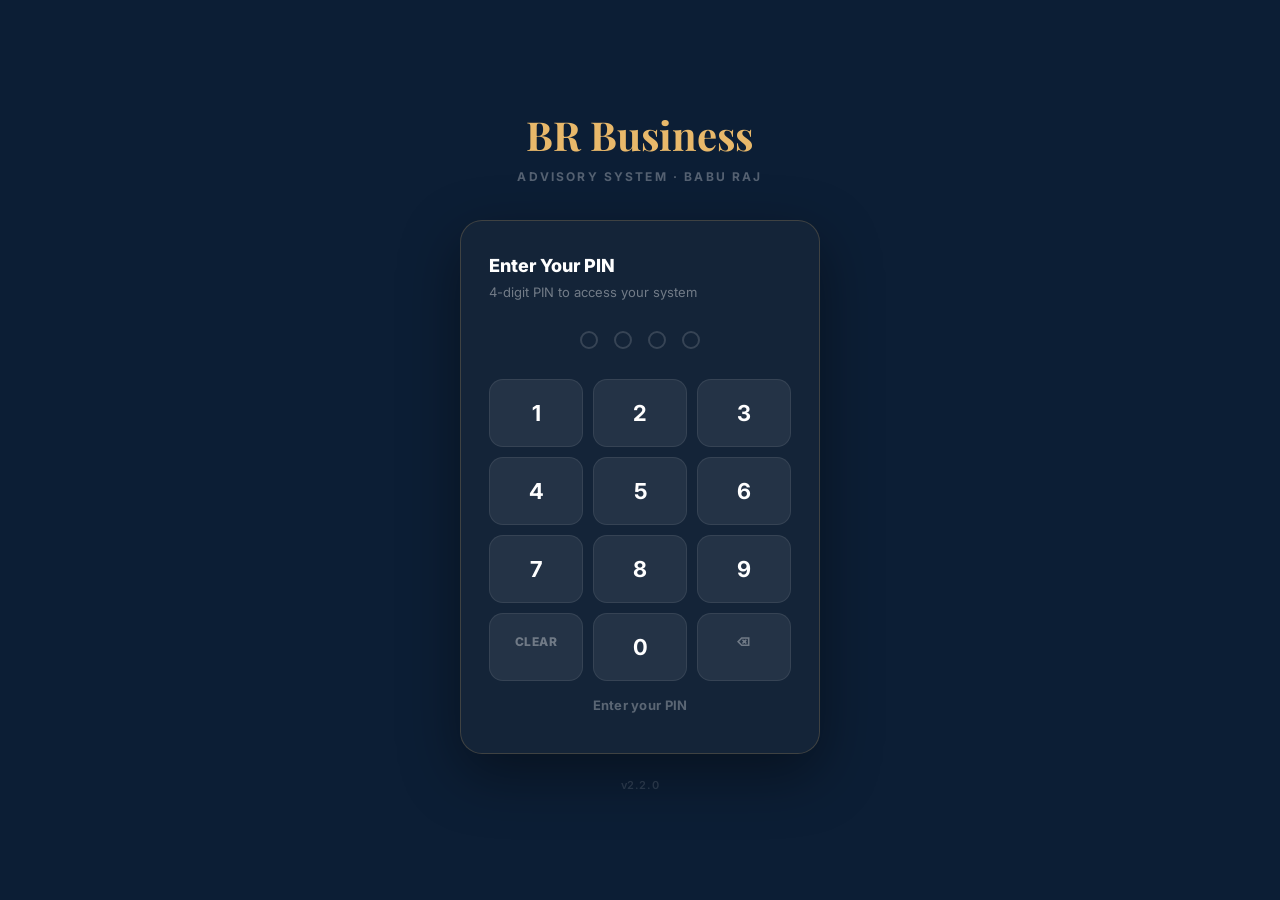
<file: calculators.html>
<!DOCTYPE html>
<html lang="en">
<head>
<meta charset="UTF-8">
<meta name="viewport" content="width=device-width,initial-scale=1,maximum-scale=1">
<title>BR Business · FNA Calculator</title>
<link href="https://fonts.googleapis.com/css2?family=Playfair+Display:wght@400;700&family=Inter:wght@400;500;600;700;800&display=swap" rel="stylesheet">
<link rel="stylesheet" href="style.css">
<style>
/* ── CALCULATORS — aligned to advisory.html design system ── */
:root {
  --navy:   #0B1E35;
  --navy2:  #162D4A;
  --navy3:  #1E3A5F;
  --gold:   #C9893A;
  --gold2:  #E8B86A;
  --gold3:  #F5E6C8;
  --white:  #FFFFFF;
  --cream:  #FDFAF5;
  --slate:  #F2F4F7;
  --off:    #F7F4EF;
  --bg:     #F2F4F7;
  --ink:    #0A0A0A;
  --ink2:   #222222;
  --ink3:   #666666;
  --ink4:   #999999;
  --border: rgba(10,10,10,0.10);
  --shadow: 0 4px 24px rgba(0,0,0,0.08);
  --green:  #0D6B3A;
  --green2: #E6F4EE;
  --amber:  #B5610A;
  --amber2: #FEF3E6;
  --coral:  #C04444;
  --coral2: #FEF0F0;
  --red:    #C04444;
  --red2:   #FEF0F0;
  --blue:   #1A3A7A;
  --blue2:  #E6EEFF;
  --wa:     #128C7E;
  --wa2:    #E6F7F5;
  --r20:20px; --r16:16px; --r12:12px; --r8:8px;
}

/* ── FNA SPECIFIC STYLES ─────────────────────────────── */
.fna-hero {
  background:linear-gradient(135deg,var(--navy),var(--navy2));
  border-radius:20px; padding:22px;
  margin-bottom:14px; color:white;
  box-shadow:var(--shadow);
}
.module {
  background:white; border-radius:20px;
  border:1.5px solid var(--border);
  margin-bottom:10px; overflow:hidden;
  box-shadow:var(--shadow);
}
.mod-head {
  display:flex; align-items:center; gap:10px;
  padding:16px 18px; cursor:pointer;
  user-select:none; -webkit-tap-highlight-color:transparent;
  transition:background 0.18s;
}
.mod-head:active { background:var(--off); }
.mod-num {
  width:32px; height:32px; border-radius:10px;
  background:var(--navy); color:var(--gold2);
  font-size:13px; font-weight:800;
  display:flex; align-items:center; justify-content:center;
  flex-shrink:0; font-family:'Playfair Display',serif;
}
.mod-title {
  font-size:15px; font-weight:800;
  color:var(--navy); flex:1; line-height:1.3;
}
.mod-status {
  font-size:10px; font-weight:800;
  padding:3px 10px; border-radius:20px;
  text-transform:uppercase; letter-spacing:0.05em;
  white-space:nowrap;
}
.mod-body { display:none; padding:0 18px 18px; border-top:1.5px solid var(--border); }
.mod-body.open { display:block; }

.result-box {
  background:linear-gradient(135deg,var(--navy),var(--navy2));
  border-radius:14px; padding:18px;
  margin-top:12px; color:white;
  box-shadow:var(--shadow);
}
.result-amt {
  font-family:'Playfair Display',serif;
  font-size:30px; font-weight:900;
  color:var(--gold2); margin:4px 0 6px; line-height:1;
}
.result-lbl {
  font-size:10px; opacity:0.65;
  text-transform:uppercase; letter-spacing:0.1em; font-weight:800;
}
.result-sub { font-size:12px; opacity:0.75; margin-top:6px; line-height:1.7; }

.key-q {
  background:var(--amber2); border-radius:12px;
  padding:13px 14px; margin-top:10px;
  border:1px solid #F5D5A0;
}
.key-q-label {
  font-size:10px; font-weight:800; color:var(--amber);
  text-transform:uppercase; letter-spacing:0.08em; margin-bottom:5px;
}
.key-q-text { font-size:13px; color:var(--ink2); font-style:italic; line-height:1.65; }

.gap-row {
  display:flex; justify-content:space-between; align-items:center;
  padding:10px 12px; border-radius:10px;
  margin-bottom:5px; border:1px solid var(--border);
  background:var(--off);
}
.child-blk {
  background:var(--off); border-radius:14px;
  padding:14px; margin-bottom:10px;
  border:1.5px solid var(--border);
}
.scenario-grn {
  background:var(--green2); border-radius:14px;
  padding:14px; margin-bottom:8px;
  border:1.5px solid rgba(13,107,58,0.25);
}
.scenario-red {
  background:var(--coral2); border-radius:14px;
  padding:14px; margin-bottom:8px;
  border:1.5px solid rgba(192,68,68,0.25);
}
.clear-btn {
  background:transparent; border:1px solid var(--border);
  border-radius:20px; padding:6px 14px;
  font-size:12px; font-weight:700; color:var(--ink3);
  cursor:pointer; font-family:inherit; margin-top:10px;
}
.traffic-red {
  background:var(--coral2); border:2px solid var(--coral);
  border-radius:16px; padding:18px; text-align:center;
}
.traffic-amber {
  background:var(--amber2); border:2px solid var(--amber);
  border-radius:16px; padding:18px; text-align:center;
}
.traffic-green {
  background:var(--green2); border:2px solid var(--green);
  border-radius:16px; padding:18px; text-align:center;
}
.cover-row { display:flex; align-items:center; gap:10px; margin-bottom:10px; }
.cover-lbl { font-size:13px; font-weight:700; color:var(--ink2); flex:1; line-height:1.3; }
.cover-inp {
  width:140px; padding:9px 12px;
  border:1.5px solid var(--border);
  border-radius:10px; font-size:14px;
  font-weight:700; text-align:right;
  font-family:inherit; outline:none;
  transition:border-color 0.2s;
}
.cover-inp:focus { border-color:var(--navy); box-shadow:0 0 0 3px rgba(11,30,53,0.1); }
.cover-unit { font-size:12px; color:var(--ink3); font-weight:700; white-space:nowrap; }

@media print {
  .nav,.toggle-bar,.tabs,.no-print,button,nav { display:none!important; }
  body { padding:0; background:white; }
  .print-report { display:block!important; }
  .page { padding:0; max-width:100%; }
  .report-page { page-break-after:always; padding:40px; }
}
.print-report { display:none; }
</style>
</head>
<body>
<div class="toast" id="toast"></div>
<div class="page">

<!-- CLIENT BAR -->
<div class="card" style="padding:12px;margin-bottom:10px;">
  <div style="display:flex;gap:10px;align-items:center;">
    <div style="flex:1;position:relative;">
      <input class="fi" id="clientSearch" placeholder="Search client name to pre-fill FNA..." oninput="searchClient()" autocomplete="off" style="margin:0;">
      <div id="clientResults" style="display:none;position:absolute;left:0;right:0;top:100%;background:white;border:1.5px solid var(--border);border-top:none;border-radius:0 0 12px 12px;max-height:200px;overflow-y:auto;z-index:99;box-shadow:0 8px 24px rgba(0,0,0,0.12);"></div>
    </div>
    <button onclick="clearClient()" class="btn btn-o btn-sm" style="flex-shrink:0;">Clear</button>
  </div>
  <div id="clientBadge" style="display:none;margin-top:8px;padding:8px 12px;background:var(--off);border-radius:8px;border:1px solid var(--border);">
    <span style="font-size:14px;font-weight:800;color:var(--navy);" id="cbName"></span>
    <span style="font-size:12px;color:var(--ink3);margin-left:8px;" id="cbSub"></span>
  </div>
</div>

<!-- TABS: Quick / Detailed -->
<div class="tabs">
  <div class="tab active" onclick="swFnaTab('quick',this)">⚡ Quick Check</div>
  <div class="tab" onclick="swFnaTab('detail',this)">📋 Detailed Review</div>
  <div class="tab" onclick="swFnaTab('report',this)">📄 Report</div>
</div>

<!-- ══════════════════════════════════════════════════════
     QUICK FNA
     ══════════════════════════════════════════════════ -->
<div id="panel-quick" class="panel active">
  <div class="fna-hero">
    <div style="font-size:11px;opacity:0.6;text-transform:uppercase;letter-spacing:0.1em;font-weight:700;margin-bottom:4px;">Quick Check · 3 Minutes</div>
    <div style="font-family:'Playfair Display',serif;font-size:20px;font-weight:700;margin-bottom:4px;">Is there a picture worth completing?</div>
    <div style="font-size:13px;opacity:0.75;line-height:1.6;">Four questions. Instant result. Use this in first meetings or over the phone to qualify the need.</div>
  </div>

  <div class="card">
    <div class="fr2">
      <div class="fg"><label class="fl">Monthly Income (AED)</label><input type="number" class="fi" id="q_inc" placeholder="15000" oninput="calcQuick()"></div>
      <div class="fg"><label class="fl">Monthly Expenses (AED)</label><input type="number" class="fi" id="q_exp" placeholder="12000" oninput="calcQuick()"></div>
    </div>
    <div class="fr2">
      <div class="fg"><label class="fl">Current Age</label><input type="number" class="fi" id="q_age" placeholder="40" oninput="calcQuick()"></div>
      <div class="fg"><label class="fl">Number of Dependants</label><input type="number" class="fi" id="q_dep" placeholder="3" oninput="calcQuick()"></div>
    </div>
    <div class="fr2">
      <div class="fg" style="display:none"><label class="fl">Total Existing Cover (AED)</label><input type="number" class="fi" id="q_cov" placeholder="0" oninput="calcQuick()"></div>
      <div class="fg" style="display:none"><label class="fl">Liquid Savings (AED)</label><input type="number" class="fi" id="q_sav" placeholder="0" oninput="calcQuick()"></div>
    </div>
    <div id="quickResult"></div>
  </div>
</div>

<!-- ══════════════════════════════════════════════════════
     DETAILED FNA
     ══════════════════════════════════════════════════ -->
<div id="panel-detail" class="panel">

  <!-- EXISTING COVER PANEL -->
  <div class="module">
    <div class="mod-head" onclick="toggleMod('cover')">
      <div class="mod-num" style="background:var(--gold);">◉</div>
      <div class="mod-title">Step 1 — What They Already Have</div>
      <span class="mod-status" id="s-cover" style="background:var(--off);color:var(--ink3);">Required</span>
      <span id="arr-cover" style="font-size:16px;color:var(--ink3);">▼</span>
    </div>
    <div class="mod-body open" id="mb-cover">
      <div style="padding-top:12px;">
        <div style="font-size:13px;color:var(--ink3);margin-bottom:14px;line-height:1.6;">Capture all existing cover first. Every module below deducts the relevant figure automatically — so the gap is always <strong>net</strong>, never gross.</div>
        <div class="cover-row"><div class="cover-lbl">Life Cover — lump sum</div><input type="number" class="cover-inp" id="cv_life" placeholder="0" oninput="runAllCalcs()"><div class="cover-unit">AED</div></div>
        <div class="cover-row"><div class="cover-lbl">Critical Illness Cover — lump sum</div><input type="number" class="cover-inp" id="cv_ci" placeholder="0" oninput="runAllCalcs()"><div class="cover-unit">AED</div></div>
        <div class="cover-row"><div class="cover-lbl">Disability — monthly benefit</div><input type="number" class="cover-inp" id="cv_dis_mo" placeholder="0" oninput="runAllCalcs()"><div class="cover-unit">AED/mo</div></div>
        <div class="cover-row"><div class="cover-lbl">Disability — lump sum</div><input type="number" class="cover-inp" id="cv_dis_ls" placeholder="0" oninput="runAllCalcs()"><div class="cover-unit">AED</div></div>
        <div class="cover-row"><div class="cover-lbl">Liquid Savings / Emergency Fund</div><input type="number" class="cover-inp" id="cv_sav" placeholder="0" oninput="runAllCalcs()"><div class="cover-unit">AED</div></div>
        <div class="cover-row"><div class="cover-lbl">Monthly Savings / Investment</div><input type="number" class="cover-inp" id="cv_inv_mo" placeholder="0" oninput="runAllCalcs()"><div class="cover-unit">AED/mo</div></div>
        <div class="cover-row"><div class="cover-lbl">DEWS / End of Service Gratuity</div><input type="number" class="cover-inp" id="cv_dews" placeholder="0" oninput="runAllCalcs()"><div class="cover-unit">AED</div></div>
        <div class="cover-row"><div class="cover-lbl">Property / Other Assets</div><input type="number" class="cover-inp" id="cv_prop" placeholder="0" oninput="runAllCalcs()"><div class="cover-unit">AED</div></div>
      </div>
    </div>
  </div>

  <!-- MODULE 1: INCOME REPLACEMENT -->
  <div class="module">
    <div class="mod-head" onclick="toggleMod(1)">
      <div class="mod-num">1</div>
      <div class="mod-title">Income Replacement</div>
      <span class="mod-status" id="s1" style="background:var(--off);color:var(--ink3);">Pending</span>
      <span id="arr1" style="font-size:16px;color:var(--ink3);">▼</span>
    </div>
    <div class="mod-body" id="mb1">
      <div style="padding-top:12px;">
        <div class="fr2">
          <div class="fg"><label class="fl">Monthly Income (AED)</label><input type="number" class="fi" id="m1_inc" placeholder="15000" oninput="calc1()"></div>
          <div class="fg"><label class="fl">Monthly Family Expenses (AED)</label><input type="number" class="fi" id="m1_exp" placeholder="12000" oninput="calc1()"></div>
        </div>
        <div class="fr2">
          <div class="fg"><label class="fl">Current Age</label><input type="number" class="fi" id="m1_age" placeholder="40" oninput="calc1()"></div>
          <div class="fg"><label class="fl">Youngest Dependant Age</label><input type="number" class="fi" id="m1_dep" placeholder="8" oninput="calc1()"></div>
        </div>
        <div class="fg"><label class="fl">Inflation Assumption</label>
          <select class="fs" id="m1_inf" onchange="calc1()">
            <option value="3.5">Standard — 3.5% per year</option>
            <option value="4">Conservative — 4%</option>
            <option value="5">Higher scenario — 5%</option>
          </select>
        </div>
        <div style="background:var(--off);border-radius:8px;padding:10px 12px;font-size:12px;color:var(--ink3);">
          Life cover deducted automatically from Step 1 · <span id="m1_cov_show" style="font-weight:700;color:var(--navy);">AED 0</span>
        </div>
        <div id="r1"></div>
        <button class="clear-btn" onclick="clearMod(1)">Clear this module</button>
      </div>
    </div>
  </div>

  <!-- MODULE 2: EDUCATION -->
  <div class="module">
    <div class="mod-head" onclick="toggleMod(2)">
      <div class="mod-num">2</div>
      <div class="mod-title">Education Fund</div>
      <span class="mod-status" id="s2" style="background:var(--off);color:var(--ink3);">Pending</span>
      <span id="arr2" style="font-size:16px;color:var(--ink3);">▼</span>
    </div>
    <div class="mod-body" id="mb2">
      <div style="padding-top:12px;">
        <div class="fg">
          <label class="fl">Number of Children</label>
          <div style="display:flex;gap:8px;">
            <button class="btn btn-sm btn-o ch-n" id="cn0" onclick="setChildren(0)">None</button>
            <button class="btn btn-sm btn-o ch-n" id="cn1" onclick="setChildren(1)">1</button>
            <button class="btn btn-sm btn-o ch-n" id="cn2" onclick="setChildren(2)">2</button>
            <button class="btn btn-sm btn-o ch-n" id="cn3" onclick="setChildren(3)">3</button>
            <button class="btn btn-sm btn-o ch-n" id="cn4" onclick="setChildren(4)">4</button>
          </div>
        </div>
        <div id="childrenForms"></div>
        <div id="r2"></div>
        <button class="clear-btn" onclick="clearMod(2)">Clear this module</button>
      </div>
    </div>
  </div>

  <!-- MODULE 3: CRITICAL ILLNESS -->
  <div class="module">
    <div class="mod-head" onclick="toggleMod(3)">
      <div class="mod-num">3</div>
      <div class="mod-title">Critical Illness Gap</div>
      <span class="mod-status" id="s3" style="background:var(--off);color:var(--ink3);">Pending</span>
      <span id="arr3" style="font-size:16px;color:var(--ink3);">▼</span>
    </div>
    <div class="mod-body" id="mb3">
      <div style="padding-top:12px;">
        <div style="background:#FEF3E6;border-radius:8px;padding:10px 12px;margin-bottom:12px;font-size:12px;color:var(--amber);line-height:1.6;border:1px solid #F5D5A0;"><strong>What this covers:</strong> Lost income during recovery from heart attack, cancer, stroke. Your employer medical covers the hospital — not your salary, school fees, or mortgage.</div>
        <div class="fr2">
          <div class="fg"><label class="fl">Monthly Income (AED)</label><input type="number" class="fi" id="m3_inc" placeholder="15000" oninput="calc3()"></div>
          <div class="fg"><label class="fl">Recovery Period</label>
            <select class="fs" id="m3_rec" onchange="calc3()">
              <option value="12">12 months — moderate</option>
              <option value="18" selected>18 months — typical</option>
              <option value="24">24 months — severe</option>
              <option value="36">36 months — critical</option>
            </select>
          </div>
        </div>
        <div class="fr2">
          <div class="fg"><label class="fl">Out-of-Pocket Medical (AED)</label><input type="number" class="fi" id="m3_med" placeholder="50000" oninput="calc3()"></div>
          <div class="fg"><label class="fl">Rehabilitation / Home Care (AED)</label><input type="number" class="fi" id="m3_rehab" placeholder="30000" oninput="calc3()"></div>
        </div>
        <div style="background:var(--off);border-radius:8px;padding:10px 12px;font-size:12px;color:var(--ink3);">
          CI cover deducted automatically · <span id="m3_cov_show" style="font-weight:700;color:var(--navy);">AED 0</span>
        </div>
        <div id="r3"></div>
        <button class="clear-btn" onclick="clearMod(3)">Clear this module</button>
      </div>
    </div>
  </div>

  <!-- MODULE 4: DISABILITY -->
  <div class="module">
    <div class="mod-head" onclick="toggleMod(4)">
      <div class="mod-num">4</div>
      <div class="mod-title">Disability &amp; Income Protection</div>
      <span class="mod-status" id="s4" style="background:var(--off);color:var(--ink3);">Pending</span>
      <span id="arr4" style="font-size:16px;color:var(--ink3);">▼</span>
    </div>
    <div class="mod-body" id="mb4">
      <div style="padding-top:12px;">
        <div style="background:#FDEAEA;border-radius:8px;padding:10px 12px;margin-bottom:12px;font-size:12px;color:var(--red);line-height:1.6;border:1px solid #F5C0C0;"><strong>The most overlooked gap:</strong> If you cannot work permanently — salary stops, visa is at risk, and there is no state support for expats. This gap is often larger than life cover needs.</div>
        <div class="fr2">
          <div class="fg"><label class="fl">Monthly Income (AED)</label><input type="number" class="fi" id="m4_inc" placeholder="15000" oninput="calc4()"></div>
          <div class="fg"><label class="fl">Current Age</label><input type="number" class="fi" id="m4_age" placeholder="40" oninput="calc4()"></div>
        </div>
        <div class="fg"><label class="fl">Planned Working Age</label><input type="number" class="fi" id="m4_ret" placeholder="60" oninput="calc4()"></div>
        <div style="background:var(--off);border-radius:8px;padding:10px 12px;font-size:12px;color:var(--ink3);">
          Disability cover deducted automatically · Monthly: <span id="m4_mo_show" style="font-weight:700;color:var(--navy);">AED 0</span> · Lump sum: <span id="m4_ls_show" style="font-weight:700;color:var(--navy);">AED 0</span>
        </div>
        <div id="r4"></div>
        <button class="clear-btn" onclick="clearMod(4)">Clear this module</button>
      </div>
    </div>
  </div>

  <!-- MODULE 5: EMERGENCY FUND -->
  <div class="module">
    <div class="mod-head" onclick="toggleMod(5)">
      <div class="mod-num">5</div>
      <div class="mod-title">Emergency Fund Gap</div>
      <span class="mod-status" id="s5" style="background:var(--off);color:var(--ink3);">Pending</span>
      <span id="arr5" style="font-size:16px;color:var(--ink3);">▼</span>
    </div>
    <div class="mod-body" id="mb5">
      <div style="padding-top:12px;">
        <div class="fr2">
          <div class="fg"><label class="fl">Monthly Expenses (AED)</label><input type="number" class="fi" id="m5_exp" placeholder="12000" oninput="calc5()"></div>
          <div class="fg"><label class="fl">Recommended Buffer</label>
            <select class="fs" id="m5_buf" onchange="calc5()">
              <option value="3">3 months — minimum</option>
              <option value="6" selected>6 months — recommended</option>
              <option value="12">12 months — secure</option>
            </select>
          </div>
        </div>
        <div style="background:var(--off);border-radius:8px;padding:10px 12px;font-size:12px;color:var(--ink3);">
          Liquid savings deducted automatically · <span id="m5_sav_show" style="font-weight:700;color:var(--navy);">AED 0</span>
        </div>
        <div id="r5"></div>
        <button class="clear-btn" onclick="clearMod(5)">Clear this module</button>
      </div>
    </div>
  </div>

  <!-- MODULE 6: RETIREMENT -->
  <div class="module">
    <div class="mod-head" onclick="toggleMod(6)">
      <div class="mod-num">6</div>
      <div class="mod-title">Retirement Planning</div>
      <span class="mod-status" id="s6" style="background:var(--off);color:var(--ink3);">Pending</span>
      <span id="arr6" style="font-size:16px;color:var(--ink3);">▼</span>
    </div>
    <div class="mod-body" id="mb6">
      <div style="padding-top:12px;">
        <div style="background:var(--off);border-radius:8px;padding:10px 12px;margin-bottom:12px;font-size:12px;color:var(--ink3);line-height:1.6;border:1px solid var(--border);">Plans to age <strong>90</strong> as base scenario and <strong>95</strong> as stress test. Apply the correct inflation rate for where the client plans to retire.</div>
        <div class="fr2">
          <div class="fg"><label class="fl">Current Age</label><input type="number" class="fi" id="m6_age" placeholder="40" oninput="calc6()"></div>
          <div class="fg"><label class="fl">Planned Retirement Age</label><input type="number" class="fi" id="m6_ret" placeholder="60" oninput="calc6()"></div>
        </div>
        <div class="fr2">
          <div class="fg"><label class="fl">Monthly Income Needed at Retirement (today's money)</label><input type="number" class="fi" id="m6_inc" placeholder="8000" oninput="calc6()"></div>
          <div class="fg"><label class="fl">Retirement Inflation Rate</label>
            <select class="fs" id="m6_inf" onchange="calc6()">
              <option value="3.5">3.5% — UAE / Gulf</option>
              <option value="5">5.0% — India / South Asia</option>
              <option value="3">3.0% — UK / Europe</option>
              <option value="2.5">2.5% — Australia / Canada</option>
              <option value="4">4.0% — Other / custom</option>
            </select>
          </div>
        </div>
        <div style="background:var(--off);border-radius:8px;padding:10px 12px;font-size:12px;color:var(--ink3);">
          DEWS + Property + Savings deducted automatically · Total: <span id="m6_res_show" style="font-weight:700;color:var(--navy);">AED 0</span>
        </div>
        <div class="fg" style="margin-top:10px;"><label class="fl">Expected Pension / Passive Income at Retirement (AED/month)</label><input type="number" class="fi" id="m6_pen" placeholder="0" oninput="calc6()"></div>
        <div id="r6"></div>
        <button class="clear-btn" onclick="clearMod(6)">Clear this module</button>
      </div>
    </div>
  </div>

  <!-- MODULE 7: SUMMARY -->
  <div class="module">
    <div class="mod-head" onclick="toggleMod(7);buildSummary();">
      <div class="mod-num">7</div>
      <div class="mod-title">Coverage Gap Summary</div>
      <span class="mod-status" id="s7" style="background:var(--off);color:var(--ink3);">Pending</span>
      <span id="arr7" style="font-size:16px;color:var(--ink3);">▼</span>
    </div>
    <div class="mod-body" id="mb7">
      <div style="padding-top:12px;" id="r7">
        <div style="font-size:13px;color:var(--ink3);">Complete modules above to see the total gap here.</div>
      </div>
    </div>
  </div>

  <!-- ACTIONS -->
  <div style="display:flex;flex-direction:column;gap:8px;margin-bottom:20px;">
    <button class="btn btn-g btn-full" onclick="generateProposal()" style="font-size:15px;padding:15px;">🎯 Generate Client Proposal</button>
    <button class="btn btn-p btn-full" onclick="swFnaTab('report',document.querySelectorAll('.tab')[2]);generateReport();" style="font-size:15px;padding:15px;">📄 Generate Investment Grade Report</button>
    <button onclick="confirmNewFNA()" style="background:var(--off);border:1.5px solid var(--border);border-radius:12px;padding:12px;font-size:14px;font-weight:700;color:var(--ink3);cursor:pointer;font-family:inherit;width:100%;">🔄 Start New FNA — Clear All</button>
  </div>

  <div id="proposalOutput"></div>

</div>

<!-- ══════════════════════════════════════════════════════
     REPORT TAB
     ══════════════════════════════════════════════════ -->
<div id="panel-report" class="panel">
  <div id="reportOutput">
    <div class="empty"><div class="empty-i">📄</div><div class="empty-t">Complete the Detailed FNA first,<br>then tap Generate Report.</div></div>
  </div>
</div>

</div><!-- end page -->

<nav class="nav">
  <button class="nb" onclick="location.href='today.html'"><span class="ni">🏠</span>Today</button>
  <button class="nb" onclick="location.href='crm.html'"><span class="ni">👥</span>CRM</button>
  <button class="nb" onclick="location.href='policies.html'"><span class="ni">📋</span>Policies</button>
  <button class="nb active"><span class="ni">🧮</span>Calculate</button>
  <button class="nb" onclick="comingSoon('Leads')"><span class="ni">🎯</span>Leads</button>
</nav>

<script src="config.js"></script>
<script src="sheets.js"></script>
<script src="logout.js"></script>
<script>
var contacts=[], selectedC=null, numChildren=0;
var RES={m1:null,m2:null,m3:null,m4:null,m5:null,m6:null};
var EDU={
  india:{label:'India 🇮🇳',annual:35000},
  uae:{label:'UAE 🇦🇪',annual:70000},
  uk:{label:'UK 🇬🇧',annual:140000},
  usa:{label:'USA 🇺🇸',annual:170000},
  australia:{label:'Australia 🇦🇺',annual:115000},
  canada:{label:'Canada 🇨🇦',annual:100000},
  custom:{label:'Custom',annual:0}
};

async function init(){
  await DB.open(); GS.init();
  contacts=await DB.getAll('contacts');
  var cid=new URLSearchParams(window.location.search).get('cid');
  if(cid){var c=contacts.find(function(x){return x.id===cid;});if(c)selectClient(c.id);}
}
function comingSoon(n){toast('📦 '+n+' — coming soon');}

// ── TABS ───────────────────────────────────────────────
function swFnaTab(id,el){
  document.querySelectorAll('.panel').forEach(function(p){p.classList.remove('active');});
  document.querySelectorAll('.tab').forEach(function(t){t.classList.remove('active');});
  document.getElementById('panel-'+id).classList.add('active');
  if(el&&el.classList) el.classList.add('active');
}

// ── CLIENT SEARCH ──────────────────────────────────────
function searchClient(){
  var q=document.getElementById('clientSearch').value.toLowerCase().trim();
  var res=document.getElementById('clientResults');
  if(q.length<1){res.style.display='none';return;}
  var m=contacts.filter(function(c){return c.name.toLowerCase().indexOf(q)>-1;}).slice(0,8);
  if(!m.length){res.style.display='none';return;}
  res.style.display='block';
  res.innerHTML=m.map(function(c){
    return '<div onclick="selectClient(\''+c.id+'\')" style="padding:11px 14px;cursor:pointer;border-bottom:1px solid var(--border);font-size:14px;font-weight:600;" onmouseover="this.style.background=\'var(--off)\'" onmouseout="this.style.background=\'\'">'+
      c.name+'<span style="color:var(--ink3);font-size:12px;font-weight:400;margin-left:8px;">'+(c.company||'')+'</span></div>';
  }).join('');
}

function selectClient(id){
  selectedC=contacts.find(function(c){return c.id===id;});
  document.getElementById('clientResults').style.display='none';
  document.getElementById('clientSearch').value=selectedC.name;
  document.getElementById('clientBadge').style.display='block';
  document.getElementById('cbName').textContent=selectedC.name;
  document.getElementById('cbSub').textContent=(selectedC.company||'')+(selectedC.nationality?' · '+selectedC.nationality:'');
  // Pre-fill from contact profile
  if(selectedC.incomeBand){
    var inc=parseFloat(selectedC.incomeBand)||0;
    ['m1_inc','m3_inc','m4_inc'].forEach(function(id){var el=document.getElementById(id);if(el)el.value=inc;});
    var retInc=Math.round(inc*0.6);
    var r6=document.getElementById('m6_inc');if(r6)r6.value=retInc;
  }
  var age=selectedC.ageBand?parseInt(selectedC.ageBand):0;
  if(age){
    ['m1_age','m4_age','m6_age'].forEach(function(id){var el=document.getElementById(id);if(el)el.value=age;});
  }
  var deps=parseInt(selectedC.dependantsUAE||0)+parseInt(selectedC.dependantsHome||0);
  if(deps>0)setChildren(Math.min(deps,4));
  // Quick Check pre-fill
  if(selectedC.incomeBand){document.getElementById('q_inc').value=selectedC.incomeBand;}
  if(age){document.getElementById('q_age').value=age;}
  if(deps){document.getElementById('q_dep').value=deps;}
  calcQuick();
}
function clearClient(){
  selectedC=null;
  document.getElementById('clientSearch').value='';
  document.getElementById('clientBadge').style.display='none';
}

// ── GET EXISTING COVER VALUES ──────────────────────────
function cv(id){return parseFloat(document.getElementById(id).value)||0;}
function getCover(){
  return {
    life: cv('cv_life'), ci: cv('cv_ci'),
    dis_mo: cv('cv_dis_mo'), dis_ls: cv('cv_dis_ls'),
    sav: cv('cv_sav'), inv_mo: cv('cv_inv_mo'),
    dews: cv('cv_dews'), prop: cv('cv_prop')
  };
}
function runAllCalcs(){
  updateCoverDisplays();
  if(RES.m1) calc1();
  if(RES.m3) calc3();
  if(RES.m4) calc4();
  if(RES.m5) calc5();
  if(RES.m6) calc6();
}
function updateCoverDisplays(){
  var C=getCover();
  document.getElementById('m1_cov_show').textContent='AED '+(C.life+C.sav).toLocaleString();
  document.getElementById('m3_cov_show').textContent='AED '+C.ci.toLocaleString();
  document.getElementById('m4_mo_show').textContent='AED '+C.dis_mo.toLocaleString();
  document.getElementById('m4_ls_show').textContent='AED '+C.dis_ls.toLocaleString();
  document.getElementById('m5_sav_show').textContent='AED '+C.sav.toLocaleString();
  document.getElementById('m6_res_show').textContent='AED '+(C.dews+C.prop+C.sav).toLocaleString();
  document.getElementById('s-cover').textContent='Done ✓';
  document.getElementById('s-cover').style.background='var(--green2)';
  document.getElementById('s-cover').style.color='var(--green)';
}

// ── MODULE TOGGLE ──────────────────────────────────────
function toggleMod(n){
  var body=document.getElementById('mb'+n);
  var arr=document.getElementById('arr'+n);
  if(!body)return;
  var open=body.classList.contains('open');
  body.classList.toggle('open',!open);
  arr.textContent=open?'▼':'▲';
}
function setSt(n,state){
  var el=document.getElementById('s'+n);
  if(!el)return;
  if(state==='done'){el.textContent='Done ✓';el.style.background='var(--green2)';el.style.color='var(--green)';}
  else if(state==='na'){el.textContent='N/A';el.style.background='var(--off)';el.style.color='var(--ink3)';}
  else{el.textContent='Pending';el.style.background='var(--off)';el.style.color='var(--ink3)';}
}

// ── CLEAR ──────────────────────────────────────────────
function clearMod(n){
  var mod=document.getElementById('mb'+n);
  if(!mod)return;
  mod.querySelectorAll('input').forEach(function(el){el.value='';});
  mod.querySelectorAll('select').forEach(function(el){el.selectedIndex=0;});
  RES['m'+n]=null;
  var r=document.getElementById('r'+n);if(r)r.innerHTML='';
  setSt(n,'pending');
  toast('Module '+n+' cleared');
}
function confirmNewFNA(){
  if(confirm('Clear all modules and start a fresh FNA?')){
    for(var i=1;i<=6;i++)clearMod(i);
    document.querySelectorAll('.cover-inp').forEach(function(el){el.value='';});
    document.getElementById('r7').innerHTML='<div style="font-size:13px;color:var(--ink3);">Complete modules above to see the total gap here.</div>';
    document.getElementById('proposalOutput').innerHTML='';
    document.getElementById('reportOutput').innerHTML='<div class="empty"><div class="empty-i">📄</div><div class="empty-t">Complete the Detailed FNA first,<br>then tap Generate Report.</div></div>';
    setChildren(0);
    setSt(7,'pending');
    setSt('cover','pending');
    document.getElementById('s-cover').textContent='Required';
    window.scrollTo(0,0);
    toast('✅ FNA cleared');
  }
}

// ── QUICK PROTECTION CHECK ─────────────────────────────
function calcQuick(){
  var inc=parseFloat(document.getElementById('q_inc').value)||0;
  var exp=parseFloat(document.getElementById('q_exp').value)||0;
  var age=parseFloat(document.getElementById('q_age').value)||40;
  var dep=parseFloat(document.getElementById('q_dep').value)||0;
  var cov=parseFloat(document.getElementById('q_cov').value)||0;
  var sav=parseFloat(document.getElementById('q_sav').value)||0;
  if(!inc||!exp){document.getElementById('quickResult').innerHTML='';return;}
  var yrs=Math.max(10,Math.max(dep>0?18-dep+2:10,65-age));
  var incNeed=exp*12*yrs*(1+0.035*yrs/2);
  var eduEst=dep>0?dep*65000*4*Math.pow(1.07,Math.max(0,15-dep*2)):0;
  var emerEst=exp*6;
  var retEst=inc*0.6*12*25;
  var totalNeed=incNeed+eduEst+emerEst+retEst;
  var totalHave=cov+sav;
  var gap=Math.max(0,totalNeed-totalHave);
  var pct=totalHave>0?Math.round(totalHave/totalNeed*100):0;
  var cname=selectedC?selectedC.name:'this client';

  // Score ring values
  var ringCol=pct>=80?'#0D6B3A':pct>=40?'#C9893A':'#C04444';
  var needBg =pct>=80?'linear-gradient(135deg,#0a3d20,#0D6B3A)':pct>=40?'linear-gradient(135deg,#7a3800,#b5610a)':'linear-gradient(135deg,#5a0a0a,#C04444)';
  var scoreLabel=pct>=80?'Well protected':pct>=40?'Partially protected':'Significant exposure';
  var scoreSub  =pct>=80?'Strong foundation. A detailed review will confirm cover is current.':pct>=40?'Some cover in place — meaningful exposure remains.':'The picture is largely incomplete.';
    var advisorScript=pct>=80?
    'Based on what you have shared, you are in a better position than most families I meet. Let us do a full review to confirm everything is still aligned with your situation today.' :
    pct>=40?
    'There is already something in place — which is good. But there is still a meaningful gap between what is protected and what your family would actually need. That is exactly what a full 20-minute review would map out precisely.' :
    'Based on your income and family situation, there is a meaningful gap between what is in place and what would actually protect your family. I would like to do a full 20-minute review to give you the exact numbers.';
  var nextStepText=pct>=80?
    'Book a full review to verify cover is current and properly structured.' :
    pct>=40?
    'Book a full Family Protection Review to map the complete picture.' :
    'Book a full Family Protection Review this week. The numbers change with age.';
  var dashOffset=(226-(226*pct/100)).toFixed(1);

  document.getElementById('quickResult').innerHTML=
    // Protection Score Ring
    '<div style="background:white;border-radius:14px;padding:16px;margin-top:14px;border:1.5px solid var(--border);box-shadow:0 2px 8px rgba(0,0,0,.07);">'+
      '<div style="display:flex;align-items:center;gap:16px;">'+
        '<div style="position:relative;width:88px;height:88px;flex-shrink:0;">'+
          '<svg width="88" height="88" viewBox="0 0 88 88" style="transform:rotate(-90deg)">'+
            '<circle cx="44" cy="44" r="36" fill="none" stroke="#eee" stroke-width="7"/>'+
            '<circle cx="44" cy="44" r="36" fill="none" stroke="'+ringCol+'" stroke-width="7" stroke-linecap="round" stroke-dasharray="226" stroke-dashoffset="'+dashOffset+'"/>'+
          '</svg>'+
          '<div style="position:absolute;inset:0;display:flex;align-items:center;justify-content:center;font-size:18px;font-weight:900;color:var(--navy);">'+pct+'%</div>'+
        '</div>'+
        '<div style="flex:1;">'+
          '<div style="font-size:14px;font-weight:800;color:var(--navy);margin-bottom:4px;">'+scoreLabel+'</div>'+
          '<div style="font-size:12px;color:var(--ink3);line-height:1.5;">'+scoreSub+'</div>'+
        '</div>'+
      '</div>'+
    '</div>'+
    // What needs securing
    '<div style="background:'+needBg+';border-radius:14px;padding:18px;margin-top:10px;">'+
      '<div style="font-size:10px;font-weight:800;letter-spacing:.08em;opacity:.8;text-transform:uppercase;margin-bottom:6px;color:white;">What needs securing <button onclick="showInfo(this)" data-info="need" style="background:rgba(255,255,255,.2);border:none;border-radius:50%;width:18px;height:18px;color:white;font-size:10px;font-weight:700;cursor:pointer;vertical-align:middle;">i</button></div>'+
      '<div style="font-family:Playfair Display,serif;font-size:28px;font-weight:700;color:white;">AED '+gap.toLocaleString()+'</div>'+
      '<div style="font-size:12px;opacity:.7;margin-top:4px;color:white;">Against a total need of AED '+Math.round(totalNeed).toLocaleString()+'</div>'+
    '</div>'+
    // What changes if this waits 12 months
    '<div style="background:#fff8ec;border:1.5px solid #E8B86A;border-radius:12px;padding:14px;margin-top:10px;">'+
      '<div style="font-size:11px;font-weight:800;color:#B5610A;margin-bottom:8px;">⏱ What changes if this waits 12 months?</div>'+
      '<div style="display:flex;justify-content:space-between;font-size:12px;padding:4px 0;border-bottom:1px solid rgba(0,0,0,.06);">'+
        '<span style="color:var(--ink2);">Additional exposure</span><span style="font-weight:700;color:#B5610A;">AED '+(Math.round(inc*12)).toLocaleString()+'</span></div>'+
      '<div style="display:flex;justify-content:space-between;font-size:12px;padding:4px 0;border-bottom:1px solid rgba(0,0,0,.06);">'+
        '<span style="color:var(--ink2);">Age at next review</span><span style="font-weight:700;color:#B5610A;">'+(age+1)+' — premiums increase</span></div>'+
      '<div style="display:flex;justify-content:space-between;font-size:12px;padding:4px 0;">'+
        '<span style="color:var(--ink2);">Premium impact</span><span style="font-weight:700;color:#B5610A;">Increases — age-rated</span></div>'+
    '</div>'+
    // Advisor script (private — purple)
    '<div style="background:#f5f0ff;border:1.5px solid #c4a8e0;border-radius:12px;padding:14px;margin-top:10px;">'+
      '<div style="font-size:10px;font-weight:800;letter-spacing:.07em;color:#6a2a9a;text-transform:uppercase;margin-bottom:6px;">🟣 Advisor · What to say</div>'+
      '<div style="font-size:13px;color:#3a1a5a;line-height:1.6;font-style:italic;">'+advisorScript+'</div>'+
    '</div>'+
    // Next step
    '<div style="background:white;border-left:4px solid #C9893A;border-radius:0 12px 12px 0;padding:14px;margin-top:10px;border-top:1.5px solid var(--border);border-right:1.5px solid var(--border);border-bottom:1.5px solid var(--border);">'+
      '<div style="font-size:10px;font-weight:800;letter-spacing:.07em;color:#C9893A;text-transform:uppercase;margin-bottom:5px;">Next Step</div>'+
      '<div style="font-size:13px;color:var(--ink2);line-height:1.6;font-style:italic;">'+nextStepText+'</div>'+
    '</div>'+
    '<button onclick="swFnaTab(\'detail\',document.querySelectorAll(\'.tab\')[1])" class="btn btn-p btn-full" style="margin-top:10px;">Open Detailed Review →</button>';
}

// ── MODULE 1: INCOME REPLACEMENT ──────────────────────
function calc1(){
  var C=getCover();
  var inc=parseFloat(document.getElementById('m1_inc').value)||0;
  var exp=parseFloat(document.getElementById('m1_exp').value)||0;
  var age=parseFloat(document.getElementById('m1_age').value)||40;
  var dep=parseFloat(document.getElementById('m1_dep').value)||8;
  var inf=parseFloat(document.getElementById('m1_inf').value)||3.5;
  if(!inc||!exp){document.getElementById('r1').innerHTML='';return;}
  var yrs=Math.max(10,Math.max(18-dep+2,65-age));
  var gross=exp*12*yrs*(1+(inf/100)*(yrs/2));
  var have=C.life+C.sav;
  var gap=Math.max(0,gross-have);
  var prem=Math.round(gap*0.002);
  RES.m1={gross:Math.round(gross),gap:Math.round(gap),yrs:Math.round(yrs),prem:prem};
  setSt(1,'done');
  document.getElementById('r1').innerHTML=
    '<div class="result-box"><div class="result-lbl">Income Replacement Gap</div><div class="result-amt">AED '+Math.round(gap).toLocaleString()+'</div>'+
    '<div class="result-sub">Cover needed for '+Math.round(yrs)+' years · Gross: AED '+Math.round(gross).toLocaleString()+'<br>Less life cover + savings: AED '+Math.round(have).toLocaleString()+'<br>Est. monthly premium: AED '+prem.toLocaleString()+'</div></div>'+
    '<div class="key-q"><div class="key-q-label">Key question</div><div class="key-q-text">"If you were unable to work tomorrow — how long could your family maintain this lifestyle? We calculated a gap of AED '+Math.round(gap).toLocaleString()+'. Would you like to close it?"</div></div>';
}

// ── MODULE 2: EDUCATION ────────────────────────────────
function setChildren(n){
  numChildren=n;
  document.querySelectorAll('.ch-n').forEach(function(b,i){
    var on=(i===n);
    b.style.background=on?'var(--navy)':'';
    b.style.color=on?'white':'';
    b.style.borderColor=on?'var(--navy)':'';
  });
  var f=document.getElementById('childrenForms');
  if(n===0){
    f.innerHTML='<div style="background:var(--off);border-radius:8px;padding:10px 12px;font-size:13px;color:var(--ink3);">No children — Education module marked N/A.</div>';
    RES.m2=null; setSt(2,'na');
    document.getElementById('r2').innerHTML=''; return;
  }
  f.innerHTML='';
  for(var i=1;i<=n;i++)f.innerHTML+=childForm(i);
  calc2();
}
function childForm(i){
  var opts=Object.keys(EDU).map(function(k){return '<option value="'+k+'">'+EDU[k].label+(EDU[k].annual?' — AED '+EDU[k].annual.toLocaleString()+'/yr':'')+'</option>';}).join('');
  return '<div class="child-blk"><div style="font-size:14px;font-weight:800;color:var(--navy);margin-bottom:10px;">Child '+i+'</div>'+
    '<div class="fr2"><div class="fg"><label class="fl">Child\'s Name</label><input class="fi" id="c'+i+'_nm" placeholder="e.g. Arjun" oninput="calc2()"></div><div class="fg"><label class="fl">Current Age</label><input type="number" class="fi" id="c'+i+'_age" placeholder="8" oninput="calc2()" min="0" max="17"></div></div>'+
    '<div class="fr2"><div class="fg"><label class="fl">University Age</label><input type="number" class="fi" id="c'+i+'_uni" value="18" oninput="calc2()"></div><div class="fg"><label class="fl">Duration (years)</label><input type="number" class="fi" id="c'+i+'_dur" value="4" oninput="calc2()"></div></div>'+
    '<div class="fg"><label class="fl">Study Destination</label><select class="fs" id="c'+i+'_dest" onchange="updCost('+i+')">'+opts+'</select></div>'+
    '<div class="fg"><label class="fl">Annual Cost (AED)</label><input type="number" class="fi" id="c'+i+'_cost" placeholder="70000" oninput="calc2()"></div>'+
  '</div>';
}
function updCost(i){
  var dest=document.getElementById('c'+i+'_dest').value;
  var cost=EDU[dest]?EDU[dest].annual:0;
  if(cost>0)document.getElementById('c'+i+'_cost').value=cost;
  calc2();
}
function calc2(){
  if(numChildren===0)return;
  var total=0,totalMo=0,overlap=false,kids=[],periods=[];
  var yr=new Date().getFullYear();
  for(var i=1;i<=numChildren;i++){
    var nmEl=document.getElementById('c'+i+'_nm');
    var ageEl=document.getElementById('c'+i+'_age');
    if(!ageEl)continue;
    var kname=(nmEl&&nmEl.value.trim())||'Child '+i;
    var age=parseFloat(ageEl.value)||0;
    var uni=parseFloat(document.getElementById('c'+i+'_uni').value)||18;
    var dur=parseFloat(document.getElementById('c'+i+'_dur').value)||4;
    var cost=parseFloat(document.getElementById('c'+i+'_cost').value)||70000;
    var yrsLeft=Math.max(0,uni-age);
    var inflated=cost*dur*Math.pow(1.07,yrsLeft);
    var mo=inflated/Math.max(1,yrsLeft*12);
    total+=inflated; totalMo+=mo;
    periods.push({s:yr+yrsLeft,e:yr+yrsLeft+dur});
    kids.push({name:kname,yrsLeft:yrsLeft,inflated:Math.round(inflated),mo:Math.round(mo)});
  }
  for(var a=0;a<periods.length;a++)for(var b=a+1;b<periods.length;b++)
    if(periods[a].s<periods[b].e&&periods[b].s<periods[a].e)overlap=true;
  if(!total){document.getElementById('r2').innerHTML='';return;}
  RES.m2={total:Math.round(total),mo:Math.round(totalMo),kids:kids,overlap:overlap};
  setSt(2,'done');
  var html='<div class="result-box"><div class="result-lbl">Total Education Fund Needed</div><div class="result-amt">AED '+Math.round(total).toLocaleString()+'</div><div class="result-sub">Monthly savings needed now: AED '+Math.round(totalMo).toLocaleString()+' · 7% education inflation applied</div></div>';
  kids.forEach(function(k){html+='<div style="background:var(--off);border-radius:8px;padding:10px 12px;margin-top:7px;border:1px solid var(--border);"><div style="font-size:13px;font-weight:800;color:var(--navy);">'+k.name+' — '+k.yrsLeft+' yrs to university</div><div style="font-size:12px;color:var(--ink2);">Fund: AED '+k.inflated.toLocaleString()+' · Monthly: AED '+k.mo.toLocaleString()+'</div></div>';});
  if(overlap)html+='<div style="background:var(--red2);border-radius:8px;padding:10px 12px;margin-top:7px;border:1px solid #F5C0C0;font-size:12px;color:var(--red);"><strong>⚠️ Overlap:</strong> Two children in university simultaneously — peak monthly cost doubles.</div>';
  html+='<div class="key-q"><div class="key-q-label">Key question</div><div class="key-q-text">"By the time '+kids.map(function(k){return k.name;}).join(' and ')+' reach university, the cost in today\'s money will be AED '+Math.round(total).toLocaleString()+'. What are you currently setting aside each month for this?"</div></div>';
  document.getElementById('r2').innerHTML=html;
}

// ── MODULE 3: CRITICAL ILLNESS ─────────────────────────
function calc3(){
  var C=getCover();
  var inc=parseFloat(document.getElementById('m3_inc').value)||0;
  var rec=parseFloat(document.getElementById('m3_rec').value)||18;
  var med=parseFloat(document.getElementById('m3_med').value)||0;
  var rehab=parseFloat(document.getElementById('m3_rehab').value)||0;
  if(!inc){document.getElementById('r3').innerHTML='';return;}
  var incLoss=inc*rec;
  var total=incLoss+med+rehab;
  var gap=Math.max(0,total-C.ci);
  RES.m3={incLoss:Math.round(incLoss),total:Math.round(total),gap:Math.round(gap),months:rec};
  setSt(3,'done');
  document.getElementById('r3').innerHTML=
    '<div class="result-box"><div class="result-lbl">Critical Illness Gap</div><div class="result-amt">AED '+Math.round(gap).toLocaleString()+'</div>'+
    '<div class="result-sub">Income loss ('+rec+' months): AED '+Math.round(incLoss).toLocaleString()+'<br>Medical + rehab: AED '+(med+rehab).toLocaleString()+'<br>Less CI cover: AED '+C.ci.toLocaleString()+'<br><strong>Net gap: AED '+Math.round(gap).toLocaleString()+'</strong></div></div>'+
    '<div class="key-q"><div class="key-q-label">Key question</div><div class="key-q-text">"Your employer medical covers the hospital bills. But if you were diagnosed with cancer tomorrow and could not work for '+rec+' months — who pays your salary, school fees, and rent?"</div></div>';
}

// ── MODULE 4: DISABILITY ───────────────────────────────
function calc4(){
  var C=getCover();
  var inc=parseFloat(document.getElementById('m4_inc').value)||0;
  var age=parseFloat(document.getElementById('m4_age').value)||40;
  var ret=parseFloat(document.getElementById('m4_ret').value)||60;
  if(!inc){document.getElementById('r4').innerHTML='';return;}
  var yrs=Math.max(0,ret-age);
  var totalLost=inc*12*yrs;
  var covMoVal=C.dis_mo*12*yrs;
  var gap=Math.max(0,totalLost-covMoVal-C.dis_ls-C.sav);
  var prem=Math.round(gap*0.003);
  RES.m4={totalLost:Math.round(totalLost),gap:Math.round(gap),yrs:yrs,prem:prem};
  setSt(4,'done');
  document.getElementById('r4').innerHTML=
    '<div class="result-box"><div class="result-lbl">Disability Protection Gap</div><div class="result-amt">AED '+Math.round(gap).toLocaleString()+'</div>'+
    '<div class="result-sub">Years of income at risk: '+yrs+'<br>Total exposure: AED '+Math.round(totalLost).toLocaleString()+'<br>Less existing cover + savings: AED '+(covMoVal+C.dis_ls+C.sav).toLocaleString()+'<br>Est. monthly premium: AED '+prem.toLocaleString()+'</div></div>'+
    '<div class="key-q"><div class="key-q-label">Key question</div><div class="key-q-text">"If you were in a serious accident tomorrow and could never work again — there is no state disability benefit for expats here. Your employer stops your salary. What income would your family have, and for how long?"</div></div>';
}

// ── MODULE 5: EMERGENCY FUND ───────────────────────────
function calc5(){
  var C=getCover();
  var exp=parseFloat(document.getElementById('m5_exp').value)||0;
  var buf=parseFloat(document.getElementById('m5_buf').value)||6;
  if(!exp){document.getElementById('r5').innerHTML='';return;}
  var target=exp*buf;
  var gap=Math.max(0,target-C.sav);
  RES.m5={target:Math.round(target),gap:Math.round(gap),months:buf};
  setSt(5,'done');
  document.getElementById('r5').innerHTML=
    '<div class="result-box"><div class="result-lbl">Emergency Fund Gap</div><div class="result-amt">AED '+Math.round(gap).toLocaleString()+'</div>'+
    '<div class="result-sub">Target ('+buf+' months): AED '+Math.round(target).toLocaleString()+'<br>Currently saved: AED '+Math.round(C.sav).toLocaleString()+'<br>'+(gap>0?'Gap to close: AED '+Math.round(gap).toLocaleString():'✅ Emergency fund adequate')+'</div></div>';
}

// ── MODULE 6: RETIREMENT ───────────────────────────────
function calc6(){
  var C=getCover();
  var curAge=parseFloat(document.getElementById('m6_age').value)||40;
  var retAge=parseFloat(document.getElementById('m6_ret').value)||60;
  var inc=parseFloat(document.getElementById('m6_inc').value)||8000;
  var retInf=parseFloat(document.getElementById('m6_inf').value)||0.035;
  var pen=parseFloat(document.getElementById('m6_pen').value)||0;
  if(!inc){document.getElementById('r6').innerHTML='';return;}
  // Input guards — prevent overflow
  curAge = Math.max(18, Math.min(curAge, 80));
  retAge = Math.max(curAge + 1, Math.min(retAge, 85));
  inc    = Math.min(inc, 500000); // max AED 500k/month
  retInf = Math.min(Math.max(retInf, 0.01), 0.15); // 1%–15%
  var accuYrs = Math.min(Math.max(0, retAge - curAge), 50);
  var incAtRet = inc * Math.pow(1 + Math.min(0.035, retInf), accuYrs);
  incAtRet = Math.min(incAtRet, 999999); // cap 1M/month
  var resources=C.dews+C.prop+C.sav+pen*12*25;

  function calcFund(toAge){
    var dur = Math.min(Math.max(0, toAge - retAge), 50); // cap 50 years max
    // Present Value of Growing Annuity — no loop, no overflow
    // PV = PMT × [1-(1+r)^-n] / r  when r > 0
    var total = 0;
    var r = Math.min(Math.max(retInf, 0.001), 0.15); // cap 0.1% to 15%
    if (Math.abs(r) > 0.0001) {
      total = incAtRet * 12 * ((1 - Math.pow(1 + r, -dur)) / r);
    } else {
      total = incAtRet * 12 * dur;
    }
    total = Math.min(total, 99999999); // sanity cap AED 99.9M
    var gap = Math.max(0, total - resources);
    var mo  = gap / Math.max(1, accuYrs * 12);
    return {total:Math.round(total), gap:Math.round(gap), mo:Math.round(mo), dur:dur};
  }
  var base=calcFund(90);
  var stress=calcFund(95);
  var buf=stress.gap-base.gap;
  RES.m6={base:base,stress:stress,buf:Math.round(buf),accuYrs:accuYrs,incAtRet:Math.round(incAtRet),resources:Math.round(resources)};
  setSt(6,'done');
  document.getElementById('r6').innerHTML=
    '<div class="scenario-grn">'+
      '<div style="font-size:13px;font-weight:800;color:var(--green);margin-bottom:6px;">Base — Live to Age 90 ('+base.dur+' years)</div>'+
      '<div style="font-family:Playfair Display,serif;font-size:24px;font-weight:700;color:var(--green);">AED '+base.gap.toLocaleString()+'</div>'+
      '<div style="font-size:12px;color:var(--ink2);margin-top:4px;">Fund needed: AED '+base.total.toLocaleString()+' · Monthly saving: AED '+base.mo.toLocaleString()+'</div>'+
    '</div>'+
    '<div class="scenario-red">'+
      '<div style="font-size:13px;font-weight:800;color:var(--red);margin-bottom:6px;">Stress — Live to Age 95 ('+stress.dur+' years)</div>'+
      '<div style="font-family:Playfair Display,serif;font-size:24px;font-weight:700;color:var(--red);">AED '+stress.gap.toLocaleString()+'</div>'+
      '<div style="font-size:12px;color:var(--ink2);margin-top:4px;">Extra longevity buffer: AED '+buf.toLocaleString()+' · Monthly saving: AED '+stress.mo.toLocaleString()+'</div>'+
    '</div>'+
    '<div style="background:var(--off);border-radius:8px;padding:10px 12px;font-size:12px;color:var(--ink3);line-height:1.7;">'+
      'Accumulation inflation: 3.5% ('+accuYrs+' years) · Income at retirement: AED '+Math.round(incAtRet).toLocaleString()+'/month · Retirement inflation: '+(retInf*100)+'%<br>Resources deducted: AED '+Math.round(resources).toLocaleString()+
    '</div>'+
    '<div class="key-q"><div class="key-q-label">Key question</div><div class="key-q-text">"If you live to 90, you need AED '+base.gap.toLocaleString()+'. If you live to 95, you need AED '+stress.gap.toLocaleString()+' — an extra AED '+buf.toLocaleString()+' for just five more years. Which scenario are you planning for?"</div></div>';
}

// ── MODULE 7: SUMMARY ──────────────────────────────────
function buildSummary(){
  var any=RES.m1||RES.m2||RES.m3||RES.m4||RES.m5||RES.m6;
  var el=document.getElementById('r7');
  if(!any){el.innerHTML='<div style="font-size:13px;color:var(--ink3);">Complete modules above to see the total gap.</div>';return;}
  var total=0,rows='';
  function row(lbl,val){
    if(val===null||val===undefined)return;
    total+=val;
    rows+='<div class="gap-row"><div style="font-size:13px;font-weight:700;color:var(--navy);">'+lbl+'</div><div style="font-size:14px;font-weight:800;color:'+(val>0?'var(--red)':'var(--green)')+';">AED '+Math.round(val).toLocaleString()+'</div></div>';
  }
  if(RES.m1)row('Income Replacement',RES.m1.gap);
  if(RES.m2)row('Education Fund'+(RES.m2.kids.length>1?' ('+RES.m2.kids.length+' children)':''),RES.m2.total);
  if(RES.m3)row('Critical Illness',RES.m3.gap);
  if(RES.m4)row('Disability Protection',RES.m4.gap);
  if(RES.m5)row('Emergency Fund',RES.m5.gap);
  if(RES.m6)row('Retirement (to age 90)',RES.m6.base.gap);
  el.innerHTML=rows+
    '<div style="display:flex;justify-content:space-between;align-items:center;padding:12px 14px;background:var(--navy);border-radius:10px;margin-top:6px;">'+
      '<div style="font-size:14px;font-weight:800;color:white;">TOTAL PROTECTION GAP</div>'+
      '<div style="font-family:Playfair Display,serif;font-size:22px;font-weight:700;color:#E8B86A;">AED '+Math.round(total).toLocaleString()+'</div>'+
    '</div>'+
    (RES.m6&&RES.m6.buf>0?'<div style="background:#FDEAEA;border-radius:8px;padding:9px 12px;margin-top:6px;font-size:12px;color:var(--red);"><strong>Longevity risk:</strong> Add AED '+RES.m6.buf.toLocaleString()+' if client lives to age 95.</div>':'');
  setSt(7,total>0?'done':'pending');
  return total;
}

// ── GENERATE PROPOSAL ──────────────────────────────────
function generateProposal(){
  var total=buildSummary();
  if(!total){toast('Complete at least one module first');return;}
  toggleMod(7);
  var cname=selectedC?selectedC.name:'Your Client';
  var today=new Date().toLocaleDateString('en-GB',{day:'numeric',month:'long',year:'numeric'});
  var kidNames=RES.m2&&RES.m2.kids.length?' — '+RES.m2.kids.map(function(k){return k.name;}).join(', '):'';
  var recMo=Math.round(total*0.0025);
  document.getElementById('proposalOutput').innerHTML=
    '<div class="st" style="margin-top:20px;">Client Proposal</div>'+
    '<div style="background:linear-gradient(135deg,#0B1E35,#162D4A);border-radius:16px;padding:20px;color:white;margin-bottom:10px;">'+
      '<div style="font-size:10px;opacity:0.6;text-transform:uppercase;letter-spacing:0.1em;font-weight:700;margin-bottom:4px;">Financial Needs Analysis</div>'+
      '<div style="font-family:Playfair Display,serif;font-size:22px;font-weight:700;margin-bottom:3px;">'+cname+'</div>'+
      '<div style="font-size:11px;opacity:0.55;margin-bottom:16px;">'+today+' · Babu Raj · Cert CII · AIA/CII UK · AIA/LIMRA USA</div>'+
      (RES.m1?'<div style="display:flex;justify-content:space-between;padding:7px 0;border-bottom:1px solid rgba(255,255,255,0.08);font-size:13px;"><span style="opacity:0.75;">Income Replacement</span><span style="font-weight:800;color:#E8B86A;">AED '+RES.m1.gap.toLocaleString()+'</span></div>':'')+
      (RES.m2?'<div style="display:flex;justify-content:space-between;padding:7px 0;border-bottom:1px solid rgba(255,255,255,0.08);font-size:13px;"><span style="opacity:0.75;">Education Fund'+kidNames+'</span><span style="font-weight:800;color:#E8B86A;">AED '+RES.m2.total.toLocaleString()+'</span></div>':'')+
      (RES.m3?'<div style="display:flex;justify-content:space-between;padding:7px 0;border-bottom:1px solid rgba(255,255,255,0.08);font-size:13px;"><span style="opacity:0.75;">Critical Illness</span><span style="font-weight:800;color:#E8B86A;">AED '+RES.m3.gap.toLocaleString()+'</span></div>':'')+
      (RES.m4?'<div style="display:flex;justify-content:space-between;padding:7px 0;border-bottom:1px solid rgba(255,255,255,0.08);font-size:13px;"><span style="opacity:0.75;">Disability Protection</span><span style="font-weight:800;color:#E8B86A;">AED '+RES.m4.gap.toLocaleString()+'</span></div>':'')+
      (RES.m5?'<div style="display:flex;justify-content:space-between;padding:7px 0;border-bottom:1px solid rgba(255,255,255,0.08);font-size:13px;"><span style="opacity:0.75;">Emergency Fund</span><span style="font-weight:800;color:#E8B86A;">AED '+RES.m5.gap.toLocaleString()+'</span></div>':'')+
      (RES.m6?'<div style="display:flex;justify-content:space-between;padding:7px 0;border-bottom:1px solid rgba(255,255,255,0.08);font-size:13px;"><span style="opacity:0.75;">Retirement (to age 90)</span><span style="font-weight:800;color:#E8B86A;">AED '+RES.m6.base.gap.toLocaleString()+'</span></div>':'')+
      '<div style="display:flex;justify-content:space-between;padding:13px 0 0;"><span style="font-size:14px;font-weight:800;">TOTAL PROTECTION GAP</span><span style="font-family:Playfair Display,serif;font-size:26px;font-weight:700;color:#E8B86A;">AED '+Math.round(total).toLocaleString()+'</span></div>'+
    '</div>'+
    '<div style="background:linear-gradient(135deg,#1A6B3C,#2E8A52);border-radius:12px;padding:16px;margin-bottom:10px;color:white;">'+
      '<div style="font-size:10px;opacity:0.8;text-transform:uppercase;letter-spacing:0.1em;font-weight:700;margin-bottom:8px;">Recommendation</div>'+
      '<div style="font-size:13px;line-height:1.8;margin-bottom:10px;">A structured protection and savings plan starting at <strong>AED '+recMo.toLocaleString()+'/month</strong> will systematically close this gap. This represents approximately 10–15% of monthly income — the globally recommended range for comprehensive protection.</div>'+
      '<div style="font-size:12px;opacity:0.9;font-style:italic;">"Does this level of protection feel right for your family?"</div>'+
    '</div>'+
    '<div style="display:flex;gap:8px;flex-wrap:wrap;">'+
      (selectedC&&selectedC.phone?'<a href="'+U.waLink(selectedC.phone,'Dear '+cname+',\n\nHere is a summary of your Financial Needs Analysis completed today.\n\nTotal protection gap: AED '+Math.round(total).toLocaleString()+'\n\nI will send the full report shortly.\n\n— Babu Raj\nCert CII · AIA/CII UK · AIA/LIMRA USA')+'" target="_blank" class="btn btn-wa">💬 WhatsApp Summary</a>':'')+
      '<button onclick="saveToContact('+Math.round(total)+')" class="btn btn-p">💾 Save to Record</button>'+
    '</div>';
  document.getElementById('proposalOutput').scrollIntoView({behavior:'smooth'});
  toast('✅ Proposal generated');
}

// ── INVESTMENT GRADE REPORT ────────────────────────────
function generateReport(){
  var total=buildSummary();
  if(!total){
    document.getElementById('reportOutput').innerHTML='<div class="empty"><div class="empty-i">📋</div><div class="empty-t">Complete the Detailed FNA first then return here.</div></div>';
    return;
  }
  var cname=selectedC?selectedC.name:'Client Name';
  var today=new Date().toLocaleDateString('en-GB',{day:'numeric',month:'long',year:'numeric'});
  var C=getCover();
  var totalHave=C.life+C.ci+C.dis_ls+C.sav;
  var kidNames=RES.m2&&RES.m2.kids.length?RES.m2.kids.map(function(k){return k.name;}).join(', '):'N/A';
  var recMo=Math.round(total*0.0025);

  // Priority order
  var gaps=[];
  if(RES.m4&&RES.m4.gap>0)gaps.push({lbl:'Disability & Income Protection',val:RES.m4.gap,why:'Highest risk — no state safety net for expats'});
  if(RES.m1&&RES.m1.gap>0)gaps.push({lbl:'Income Replacement (Life Cover)',val:RES.m1.gap,why:'Family income continuity if you are not here'});
  if(RES.m3&&RES.m3.gap>0)gaps.push({lbl:'Critical Illness',val:RES.m3.gap,why:'Survival without income — often overlooked'});
  if(RES.m6&&RES.m6.base.gap>0)gaps.push({lbl:'Retirement Fund',val:RES.m6.base.gap,why:'Long-term — start early, compound advantage'});
  if(RES.m2&&RES.m2.total>0)gaps.push({lbl:'Education Fund',val:RES.m2.total,why:'7% education inflation — time is the key variable'});
  if(RES.m5&&RES.m5.gap>0)gaps.push({lbl:'Emergency Fund',val:RES.m5.gap,why:'Liquid buffer — foundation before long-term planning'});

  document.getElementById('reportOutput').innerHTML=
    // ── REPORT HEADER ──
    '<div style="background:linear-gradient(135deg,#0B1E35,#162D4A);border-radius:20px;padding:28px;color:white;margin-bottom:16px;">'+
      '<div style="display:flex;justify-content:space-between;align-items:flex-start;margin-bottom:20px;">'+
        '<div>'+
          '<div style="font-size:10px;opacity:0.5;text-transform:uppercase;letter-spacing:0.12em;font-weight:700;margin-bottom:6px;">Confidential — Prepared exclusively for</div>'+
          '<div style="font-family:Playfair Display,serif;font-size:28px;font-weight:700;margin-bottom:4px;">'+cname+'</div>'+
          '<div style="font-size:12px;opacity:0.6;">Financial Needs Analysis · '+today+'</div>'+
        '</div>'+
        '<div style="text-align:right;flex-shrink:0;margin-left:16px;">'+
          '<div style="font-size:13px;font-weight:800;color:#E8B86A;">Babu Raj</div>'+
          '<div style="font-size:11px;opacity:0.7;line-height:1.7;">Cert CII<br>AIA/CII UK<br>AIA/LIMRA USA</div>'+
        '</div>'+
      '</div>'+
      '<div style="border-top:1px solid rgba(255,255,255,0.1);padding-top:16px;display:flex;gap:24px;flex-wrap:wrap;">'+
        '<div><div style="font-size:10px;opacity:0.5;text-transform:uppercase;letter-spacing:0.08em;margin-bottom:4px;">Total Gap</div><div style="font-family:Playfair Display,serif;font-size:22px;font-weight:700;color:#E8B86A;">AED '+Math.round(total).toLocaleString()+'</div></div>'+
        '<div><div style="font-size:10px;opacity:0.5;text-transform:uppercase;letter-spacing:0.08em;margin-bottom:4px;">Existing Cover</div><div style="font-family:Playfair Display,serif;font-size:22px;font-weight:700;color:rgba(255,255,255,0.8);">AED '+Math.round(totalHave).toLocaleString()+'</div></div>'+
        '<div><div style="font-size:10px;opacity:0.5;text-transform:uppercase;letter-spacing:0.08em;margin-bottom:4px;">Rec. Monthly</div><div style="font-family:Playfair Display,serif;font-size:22px;font-weight:700;color:rgba(255,255,255,0.8);">AED '+recMo.toLocaleString()+'</div></div>'+
      '</div>'+
    '</div>'+

    // ── SECTION 1: PROFILE ──
    '<div style="background:white;border-radius:16px;padding:20px;border:1.5px solid var(--border);margin-bottom:12px;">'+
      '<div style="font-family:Playfair Display,serif;font-size:18px;font-weight:700;color:var(--navy);margin-bottom:14px;padding-bottom:10px;border-bottom:1.5px solid var(--border);">1. Financial Profile</div>'+
      '<div style="display:grid;grid-template-columns:1fr 1fr;gap:10px;">'+
        rpRow('Client',cname)+rpRow('Date',today)+
        rpRow('Life cover',C.life?'AED '+C.life.toLocaleString():'None recorded')+
        rpRow('Critical illness',C.ci?'AED '+C.ci.toLocaleString():'None recorded')+
        rpRow('Disability (monthly)',C.dis_mo?'AED '+C.dis_mo.toLocaleString():'None recorded')+
        rpRow('Disability (lump sum)',C.dis_ls?'AED '+C.dis_ls.toLocaleString():'None recorded')+
        rpRow('Emergency savings','AED '+C.sav.toLocaleString())+
        rpRow('DEWS / Gratuity','AED '+C.dews.toLocaleString())+
        rpRow('Property / Assets','AED '+C.prop.toLocaleString())+
        rpRow('Children',kidNames)+
      '</div>'+
    '</div>'+

    // ── SECTION 2: GAP ANALYSIS ──
    '<div style="background:white;border-radius:16px;padding:20px;border:1.5px solid var(--border);margin-bottom:12px;">'+
      '<div style="font-family:Playfair Display,serif;font-size:18px;font-weight:700;color:var(--navy);margin-bottom:14px;padding-bottom:10px;border-bottom:1.5px solid var(--border);">2. Protection Gap Analysis</div>'+
      (RES.m1?rpMod('Income Replacement','AED '+RES.m1.gap.toLocaleString(),'If you die or are permanently unable to work, your family needs '+RES.m1.yrs+' years of income covered. Your current life cover and savings leave a gap of AED '+RES.m1.gap.toLocaleString()+'.','var(--red)'):'')+
      (RES.m2?rpMod('Education Fund'+(RES.m2.kids.length?' — '+kidNames:''),'AED '+RES.m2.total.toLocaleString(),'Projected university costs for your children with 7% education inflation. You need to save AED '+RES.m2.mo.toLocaleString()+' per month starting today to close this gap.','var(--amber)'):'')+
      (RES.m3?rpMod('Critical Illness','AED '+RES.m3.gap.toLocaleString(),'If you survive a serious illness (heart attack, cancer, stroke), your employer medical covers hospitalisation but not the '+RES.m3.months+' months of lost income, medical co-pays, and rehabilitation costs.','var(--amber)'):'')+
      (RES.m4?rpMod('Disability Protection','AED '+RES.m4.gap.toLocaleString(),'There is no state disability benefit for expatriates. A permanent disability means your salary stops and your family has no income source. This gap covers '+RES.m4.yrs+' working years of income protection.','var(--red)'):'')+
      (RES.m5?rpMod('Emergency Fund','AED '+RES.m5.gap.toLocaleString(),'A '+RES.m5.months+'-month emergency buffer is the foundation of any financial plan. Without it, any unexpected event forces you to draw down long-term savings or take on debt.','var(--amber)'):'')+
      (RES.m6?rpMod('Retirement Fund','AED '+RES.m6.base.gap.toLocaleString(),'Based on retirement at age '+document.getElementById('m6_ret').value+', living to age 90 in your chosen country. The stress scenario (age 95) requires an additional AED '+RES.m6.buf.toLocaleString()+' as a longevity buffer. Income at retirement: AED '+RES.m6.incAtRet.toLocaleString()+'/month.','var(--blue)'):'')+
    '</div>'+

    // ── SECTION 3: PRIORITY PLAN ──
    '<div style="background:white;border-radius:16px;padding:20px;border:1.5px solid var(--border);margin-bottom:12px;">'+
      '<div style="font-family:Playfair Display,serif;font-size:18px;font-weight:700;color:var(--navy);margin-bottom:14px;padding-bottom:10px;border-bottom:1.5px solid var(--border);">3. Recommended Action Plan</div>'+
      '<div style="font-size:13px;color:var(--ink3);margin-bottom:14px;line-height:1.6;">Gaps are prioritised by urgency and risk. Address them in this order for maximum protection per premium rupee.</div>'+
      gaps.map(function(g,i){
        return '<div style="display:flex;gap:12px;align-items:flex-start;padding:12px 0;border-bottom:1px solid var(--border);">'+
          '<div style="width:24px;height:24px;border-radius:6px;background:var(--navy);color:#E8B86A;font-size:12px;font-weight:800;display:flex;align-items:center;justify-content:center;flex-shrink:0;">'+(i+1)+'</div>'+
          '<div style="flex:1;"><div style="font-size:14px;font-weight:800;color:var(--navy);">'+g.lbl+'</div><div style="font-size:12px;color:var(--ink3);margin-top:2px;">'+g.why+'</div></div>'+
          '<div style="text-align:right;flex-shrink:0;"><div style="font-size:13px;font-weight:800;color:var(--red);">AED '+g.val.toLocaleString()+'</div></div>'+
        '</div>';
      }).join('')+
      '<div style="margin-top:14px;background:linear-gradient(135deg,#1A6B3C,#2E8A52);border-radius:10px;padding:14px;color:white;">'+
        '<div style="font-size:11px;opacity:0.8;text-transform:uppercase;letter-spacing:0.08em;margin-bottom:6px;">Recommended Monthly Investment</div>'+
        '<div style="font-family:Playfair Display,serif;font-size:24px;font-weight:700;color:#E8B86A;margin-bottom:4px;">AED '+recMo.toLocaleString()+' / month</div>'+
        '<div style="font-size:12px;opacity:0.85;line-height:1.6;">A structured plan starting here closes your highest-priority gaps first and builds protection systematically over time.</div>'+
      '</div>'+
    '</div>'+

    // ── SECTION 4: NEXT STEPS ──
    '<div style="background:white;border-radius:16px;padding:20px;border:1.5px solid var(--border);margin-bottom:12px;">'+
      '<div style="font-family:Playfair Display,serif;font-size:18px;font-weight:700;color:var(--navy);margin-bottom:14px;padding-bottom:10px;border-bottom:1.5px solid var(--border);">4. Next Steps</div>'+
      nextStep(1,'Review and confirm this analysis','Please review each section. If any figures need updating — income, expenses, existing cover — contact me and I will revise the report.')+
      nextStep(2,'Product recommendation meeting','Based on this analysis I will prepare specific product recommendations from the most suitable providers in the UAE market. This takes approximately 20 minutes.')+
      nextStep(3,'Annual review','This analysis is valid for 12 months. Your financial situation changes — income, family, assets. I recommend an annual review to keep this picture current.')+
      '<div style="margin-top:16px;padding:14px;background:var(--off);border-radius:10px;border:1px solid var(--border);">'+
        '<div style="font-size:13px;font-weight:800;color:var(--navy);margin-bottom:6px;">Prepared by</div>'+
        '<div style="font-size:14px;font-weight:700;">Babu Raj</div>'+
        '<div style="font-size:12px;color:var(--ink3);line-height:1.8;">Cert CII · AIA/CII UK · AIA/LIMRA USA<br>'+BR_CONFIG.PHONE+' · '+BR_CONFIG.EMAIL+'</div>'+
        '<div style="font-size:11px;color:var(--ink4);margin-top:8px;line-height:1.6;font-style:italic;">This analysis is for illustrative purposes. All figures are estimates based on information provided. This document does not constitute financial advice. Actual requirements may vary based on individual circumstances, health, and applicable regulations.</div>'+
      '</div>'+
    '</div>'+

    // ── PRINT BUTTON ──
    '<div class="no-print" style="margin-bottom:20px;">'+
      '<button onclick="window.print()" class="btn btn-p btn-full" style="margin-bottom:8px;">🖨️ Print / Save as PDF</button>'+
      (selectedC&&selectedC.phone?'<a href="'+U.waLink(selectedC.phone,'Dear '+cname+',\n\nYour Financial Needs Analysis report is ready. Total protection gap: AED '+Math.round(total).toLocaleString()+'. I will share the full report with you in our next meeting.\n\n— Babu Raj, Cert CII')+'" target="_blank" class="btn btn-wa btn-full">💬 WhatsApp Client</a>':'')+'</div>';

  toast('✅ Investment grade report generated');
}

function rpRow(lbl,val){
  return '<div style="padding:8px 10px;background:var(--off);border-radius:8px;"><div style="font-size:10px;font-weight:700;color:var(--ink3);text-transform:uppercase;letter-spacing:0.05em;">'+lbl+'</div><div style="font-size:13px;font-weight:700;color:var(--ink);margin-top:2px;">'+val+'</div></div>';
}
function rpMod(title,gap,desc,col){
  return '<div style="padding:14px;border-left:4px solid '+col+';background:var(--off);border-radius:0 10px 10px 0;margin-bottom:10px;">'+
    '<div style="display:flex;justify-content:space-between;align-items:flex-start;margin-bottom:6px;">'+
      '<div style="font-size:14px;font-weight:800;color:var(--navy);">'+title+'</div>'+
      '<div style="font-size:15px;font-weight:800;color:'+col+';flex-shrink:0;margin-left:10px;">'+gap+'</div>'+
    '</div>'+
    '<div style="font-size:12px;color:var(--ink3);line-height:1.65;">'+desc+'</div>'+
  '</div>';
}
function nextStep(n,title,desc){
  return '<div style="display:flex;gap:12px;padding:12px 0;border-bottom:1px solid var(--border);">'+
    '<div style="width:26px;height:26px;border-radius:8px;background:var(--navy);color:#E8B86A;font-size:12px;font-weight:800;display:flex;align-items:center;justify-content:center;flex-shrink:0;">'+n+'</div>'+
    '<div><div style="font-size:14px;font-weight:700;color:var(--navy);">'+title+'</div><div style="font-size:12px;color:var(--ink3);margin-top:3px;line-height:1.6;">'+desc+'</div></div>'+
  '</div>';
}

async function saveToContact(total){
  if(!selectedC){toast('Please select a client first');return;}
  var fna={id:U.id(),contactId:selectedC.id,contactName:selectedC.name,date:U.today(),
    incomeGap:RES.m1?RES.m1.gap:0,educationGap:RES.m2?RES.m2.total:0,
    criticalGap:RES.m3?RES.m3.gap:0,disabilityGap:RES.m4?RES.m4.gap:0,
    emergencyGap:RES.m5?RES.m5.gap:0,retirementGap:RES.m6?RES.m6.base.gap:0,
    totalGap:total,created:new Date().toISOString()};
  await DB.put('fna',fna);
  var log={id:U.id(),contactId:selectedC.id,contact:selectedC.name,date:U.today(),time:U.now(),dayOfWeek:U.dayOfWeek(),hora:getHora().current.name,channel:'Meeting',tags:['FNA Completed'],note:'Full FNA completed. Total protection gap: AED '+total.toLocaleString(),next:'Present proposal',followup:'',created:new Date().toISOString()};
  await DB.put('logs',log);
  toast('✅ FNA saved to '+selectedC.name+"'s record");
}

// ── [i] INFO MODALS ─────────────────────────────────────
var INFO_DATA = {
  need: {
    title: 'What needs securing',
    body: 'The estimated gap between what this family needs to maintain their lifestyle and what is currently in place. Includes income replacement, emergency fund, and education costs, minus any existing cover and liquid savings.',
    formula: 'Total Need = Income Replacement + Emergency Fund + Education\n− Existing Cover − Liquid Savings'
  },
  income: {
    title: 'Monthly Income',
    body: 'The gross monthly income this person earns. This is the foundation of the protection picture — it determines how much income would be lost if they were unable to work or passed away.',
    formula: 'Income Replacement = Monthly Expenses × 12 × Protection Years'
  },
  gap1: {
    title: 'Income Replacement Gap',
    body: 'Based on the Human Life Value method — the present value of income this person would have earned, inflation-adjusted. This is the most widely accepted method for life cover calculation.',
    formula: 'Gross Need = Monthly Expenses × 12 × Years × Inflation Factor\nGap = Gross Need − Existing Life Cover − Savings'
  },
  gap2: {
    title: 'Education Fund',
    body: 'Total cost of educating each child including university. UAE private school + university typically costs AED 35,000–120,000 per year. Education inflation runs at 7% per year — built into this calculation.',
    formula: 'Per Child = Annual Cost × Duration × (1.07)^Years Until University'
  },
  gap3: {
    title: 'Critical Illness',
    body: 'If diagnosed with cancer, heart attack, or stroke — income stops but expenses continue. UAE has no state disability benefit. This covers the income loss during recovery plus medical costs not covered by employer insurance.',
    formula: 'Gap = (Monthly Income × Recovery Months) + Medical Costs − Existing CI Cover'
  },
  gap4: {
    title: 'Disability Protection',
    body: 'There is no state disability benefit in the UAE. If permanently disabled, the entire remaining working income is at risk. This is consistently the most underinsured area across the UAE market.',
    formula: 'Total Lost = Monthly Income × 12 × Years to Retirement\nGap = Total Lost − Existing Cover − Savings'
  },
  gap5: {
    title: 'Emergency Fund',
    body: 'The liquid buffer needed to survive job loss, medical emergency, or unexpected expense without touching long-term investments or going into debt. 6–12 months of expenses is the standard recommendation.',
    formula: 'Target = Monthly Expenses × Months Required\nGap = Target − Current Liquid Savings'
  },
  gap6: {
    title: 'Retirement Fund',
    body: 'DEWS (end-of-service) is not a pension. It typically covers 1–3 months of final salary. This calculates the corpus needed to generate the desired retirement income, then deducts projected savings growth.',
    formula: 'Corpus = Monthly Income × 12 × Retirement Years\nGap = Corpus − Projected Savings at Retirement'
  }
};

function showInfo(keyOrEl) {
  var key = typeof keyOrEl === 'string' ? keyOrEl : keyOrEl.getAttribute('data-info');
  var d = INFO_DATA[key];
  if (!d) return;
  var html =
    '<div style="font-size:18px;font-weight:800;color:var(--navy);margin-bottom:10px;">'+d.title+'</div>'+
    '<div style="font-size:14px;color:var(--ink2);line-height:1.7;margin-bottom:12px;">'+d.body+'</div>'+
    (d.formula?'<div style="background:#f0f4f8;border-radius:10px;padding:12px;font-size:12px;font-family:monospace;color:var(--navy);white-space:pre-line;">'+d.formula+'</div>':'')+
    '<button onclick="closeMod()" class="btn btn-p btn-full" style="margin-top:16px;">Got it</button>';
  openMod(html);
}

function closeMod() {
  document.getElementById('mOv').classList.remove('open');
}


function toast(msg,dur){dur=dur||2500;var t=document.getElementById('toast');t.textContent=msg;t.classList.add('show');setTimeout(function(){t.classList.remove('show');},dur);}

init();
</script>
</body>
</html>
</file>
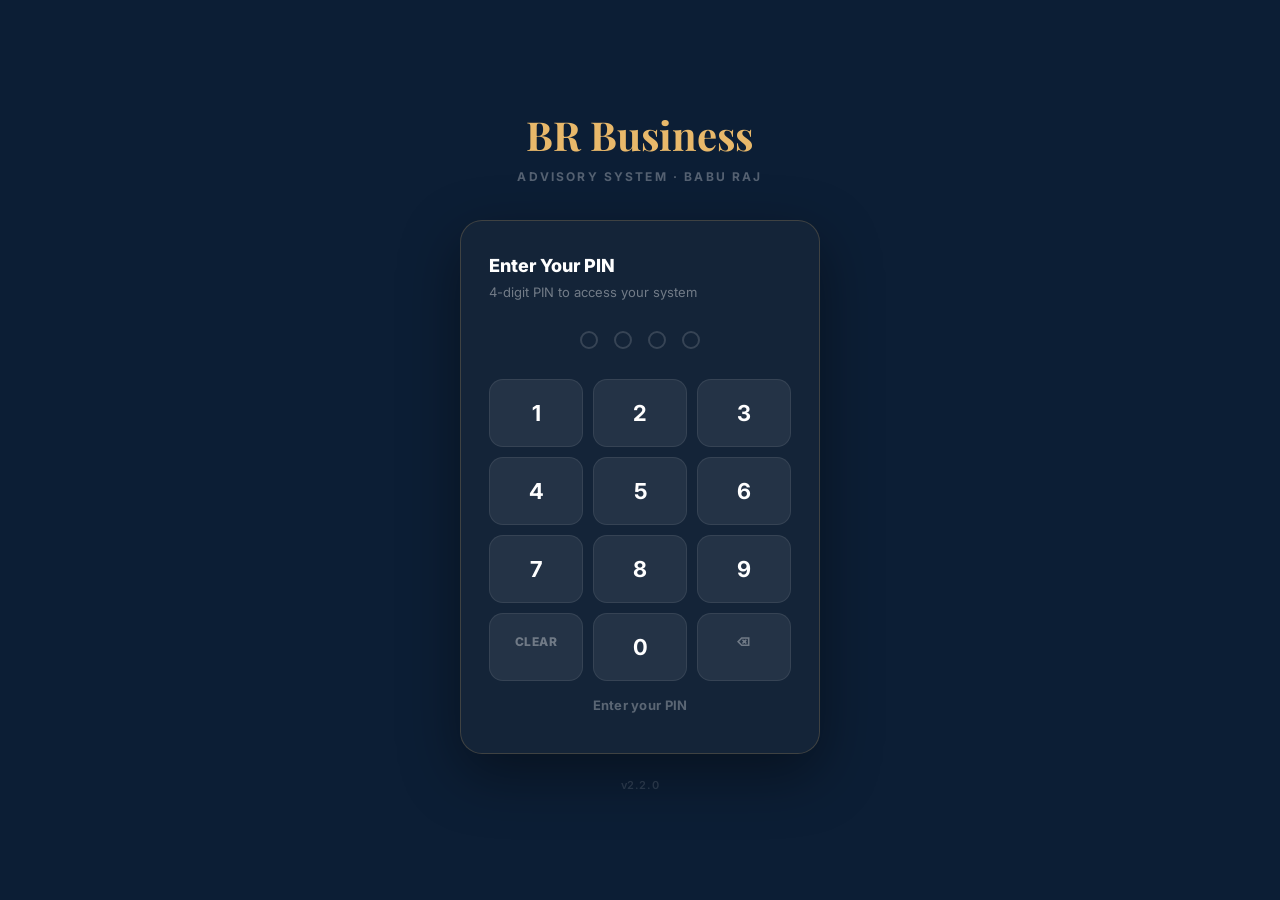
<file: policies.html>
<!DOCTYPE html>
<html lang="en">
<head>
<meta charset="UTF-8">
<meta name="viewport" content="width=device-width,initial-scale=1,maximum-scale=1">
<title>BR Business · Policies</title>
<link href="https://fonts.googleapis.com/css2?family=Playfair+Display:wght@400;700&family=Inter:wght@400;500;600;700;800&display=swap" rel="stylesheet">
<link rel="stylesheet" href="style.css">
<style>
.pol-card{background:white;border-radius:16px;border:1.5px solid var(--border);padding:16px;margin-bottom:12px;box-shadow:0 2px 8px rgba(0,0,0,0.04);}
.pol-insurer{font-size:11px;font-weight:800;text-transform:uppercase;letter-spacing:0.08em;color:var(--ink3);margin-bottom:4px;}
.pol-client{font-size:18px;font-weight:800;color:var(--navy);}
.pol-product{font-size:13px;color:var(--ink3);font-weight:600;margin-top:2px;}
.renew-urgent{border-left:4px solid var(--red);}
.renew-soon{border-left:4px solid var(--amber);}
.renew-ok{border-left:4px solid var(--green);}
.comm-stat{background:var(--off);border-radius:12px;padding:14px;text-align:center;border:1px solid var(--border);}
.comm-val{font-family:'Playfair Display',serif;font-size:24px;font-weight:700;color:var(--gold);}
.comm-lbl{font-size:11px;color:var(--ink3);font-weight:700;margin-top:4px;text-transform:uppercase;letter-spacing:0.05em;}
</style>
</head>
<body>

<div class="toast" id="toast"></div>
<div class="modal-ov" id="mOv">
  <div class="modal"><div class="modal-handle"></div><div id="mBody"></div></div>
</div>

<div class="page">

<div class="tabs">
  <div class="tab active" onclick="swTab('renewals',this)">🔔 Renewals</div>
  <div class="tab" onclick="swTab('all',this)">📋 All Policies</div>
  <div class="tab" onclick="swTab('add',this)">➕ Add Policy</div>
  <div class="tab" onclick="swTab('commission',this)">💰 Commission</div>
</div>

<!-- RENEWALS TAB -->
<div class="panel active" id="tab-renewals">
  <div class="stats4" id="renStats">
    <div class="comm-stat"><div class="comm-val" id="rn-urgent">0</div><div class="comm-lbl">Under 30 days</div></div>
    <div class="comm-stat"><div class="comm-val" id="rn-soon">0</div><div class="comm-lbl">30–60 days</div></div>
    <div class="comm-stat"><div class="comm-val" id="rn-ok">0</div><div class="comm-lbl">60–90 days</div></div>
    <div class="comm-stat"><div class="comm-val" id="rn-total">0</div><div class="comm-lbl">Total Active</div></div>
  </div>
  <div id="renewalList"></div>
</div>

<!-- ALL POLICIES TAB -->
<div class="panel" id="tab-all">
  <div class="search-w">
    <span class="search-ic">🔍</span>
    <input class="search-i" id="polSearch" placeholder="Search client or insurer..." oninput="renderAll()">
  </div>
  <div style="font-size:12px;color:var(--ink3);margin-bottom:10px;font-weight:600;" id="polCount"></div>
  <div id="allPolicies"></div>
</div>

<!-- ADD POLICY TAB -->
<div class="panel" id="tab-add">
  <div class="card">
    <div class="card-t">Add Policy</div>

    <div class="fg">
      <label class="fl">Client *</label>
      <div style="position:relative;">
        <input class="fi" id="ap-client" placeholder="Search client..." oninput="searchAddClient()" autocomplete="off">
        <div id="ap-clientResults" style="display:none;position:absolute;left:0;right:0;background:white;border:1.5px solid var(--border);border-top:none;border-radius:0 0 12px 12px;max-height:180px;overflow-y:auto;z-index:50;box-shadow:0 8px 24px rgba(0,0,0,0.1);"></div>
      </div>
      <input type="hidden" id="ap-clientId">
    </div>

    <div class="fr2">
      <div class="fg">
        <label class="fl">Insurer *</label>
        <select class="fs" id="ap-insurer">
          <option value="">Select...</option>
          <optgroup label="Life &amp; Investment">
            <option>Zurich International</option><option>Friends Provident / Evelyn</option>
            <option>Generali Worldwide</option><option>RL360</option>
            <option>Investors Trust</option><option>MetLife International</option>
            <option>LIC International</option><option>SunLife</option>
            <option>Old Mutual International</option><option>Standard Life</option>
            <option>AXA</option><option>HDFC International</option>
          </optgroup>
          <optgroup label="Group Medical">
            <option>Daman</option><option>Sukoon</option><option>QIC</option>
            <option>Neuron</option><option>ADNIC</option><option>NextCare</option>
          </optgroup>
          <optgroup label="Takaful">
            <option>Takaful Emarat</option><option>Al Hilal Takaful</option><option>Noor Takaful</option>
          </optgroup>
          <optgroup label="General">
            <option>Jumbo</option><option>RSA</option><option>Oman Insurance</option>
          </optgroup>
        </select>
      </div>
      <div class="fg">
        <label class="fl">Product Type *</label>
        <select class="fs" id="ap-type">
          <option value="">Select...</option>
          <option>Term Life</option><option>Whole Life</option>
          <option>Critical Illness</option><option>Investment Linked</option>
          <option>Savings / Endowment</option><option>Group Medical</option>
          <option>Group Life</option><option>Takaful Life</option>
          <option>Takaful Medical</option><option>Employer Liability</option>
          <option>General Insurance</option>
        </select>
      </div>
    </div>

    <div class="fg"><label class="fl">Policy Number</label><input class="fi" id="ap-polnum" placeholder="Policy / Certificate number"></div>

    <div class="fr2">
      <div class="fg"><label class="fl">Annual Premium (AED) *</label><input type="number" class="fi" id="ap-premium" placeholder="0" oninput="calcComm()"></div>
      <div class="fg"><label class="fl">Your Commission %</label><input type="number" class="fi" id="ap-commPct" placeholder="10" oninput="calcComm()"></div>
    </div>

    <div class="fg" style="background:var(--green2);border-radius:10px;padding:12px 14px;border:1px solid #A0D4B0;">
      <div style="font-size:12px;font-weight:800;color:var(--green);text-transform:uppercase;letter-spacing:0.06em;">Your Commission</div>
      <div style="font-family:'Playfair Display',serif;font-size:24px;font-weight:700;color:var(--green);" id="ap-commAED">AED 0</div>
    </div>

    <div class="fr2">
      <div class="fg"><label class="fl">Sum Assured (AED)</label><input type="number" class="fi" id="ap-sum" placeholder="0"></div>
      <div class="fg">
        <label class="fl">Payment Frequency</label>
        <select class="fs" id="ap-freq">
          <option>Annual</option><option>Semi-Annual</option>
          <option>Quarterly</option><option>Monthly</option>
          <option>Single Premium</option>
        </select>
      </div>
    </div>

    <div class="fr2">
      <div class="fg"><label class="fl">Start Date *</label><input type="date" class="fi" id="ap-start" oninput="autoRenewal()"></div>
      <div class="fg"><label class="fl">Renewal / End Date *</label><input type="date" class="fi" id="ap-renewal"></div>
    </div>

    <div class="fg"><label class="fl">Beneficiary</label><input class="fi" id="ap-bene" placeholder="Beneficiary name(s)"></div>
    <div class="fg"><label class="fl">Notes</label><textarea class="ft" id="ap-notes" placeholder="Any special conditions or notes..." style="min-height:60px;"></textarea></div>

    <button class="btn btn-p btn-full" onclick="savePolicy()" style="margin-top:4px;">Save Policy</button>
  </div>
</div>

<!-- COMMISSION TAB -->
<div class="panel" id="tab-commission">
  <div style="display:grid;grid-template-columns:1fr 1fr;gap:8px;margin-bottom:16px;" id="commGrid"></div>
  <div class="st">Commission by Insurer</div>
  <div id="commByInsurer"></div>
  <div class="st">Book of Business</div>
  <div class="card" id="bookCard"></div>
  <button class="btn btn-o btn-full" onclick="exportBook()">📄 Export Book of Business</button>
</div>

</div>

<nav class="nav">
  <button class="nb" onclick="location.href='today.html'"><span class="ni">🏠</span>Today</button>
  <button class="nb" onclick="location.href='crm.html'"><span class="ni">👥</span>CRM</button>
  <button class="nb active"><span class="ni">📋</span>Policies</button>
  <button class="nb" onclick="location.href='calculators.html'"><span class="ni">🧮</span>Calculate</button>
  <button class="nb" onclick="comingSoon('Leads')"><span class="ni">🎯</span>Leads</button>
</nav>

<script src="config.js"></script>
<script src="sheets.js"></script>
<script src="logout.js"></script>
<script>

var policies = [], contacts = [], addClientId = null;

async function init() {
  await DB.open(); GS.init();
  policies = await DB.getAll('policies');
  contacts = await DB.getAll('contacts');
  renderRenewals();
  renderCommission();
}

function comingSoon(n) { toast('📦 ' + n + ' — coming soon'); }

function swTab(id, el) {
  document.querySelectorAll('.panel').forEach(function(p){p.classList.remove('active');});
  document.querySelectorAll('.tab').forEach(function(t){t.classList.remove('active');});
  document.getElementById('tab-'+id).classList.add('active'); el.classList.add('active');
  if (id==='renewals') renderRenewals();
  if (id==='all')      renderAll();
  if (id==='commission') renderCommission();
}

// ── CLIENT SEARCH FOR ADD ─────────────────────────
function searchAddClient() {
  var q   = document.getElementById('ap-client').value.toLowerCase().trim();
  var res = document.getElementById('ap-clientResults');
  if (q.length < 1) { res.style.display='none'; return; }
  var m = contacts.filter(function(c){return c.name.toLowerCase().indexOf(q)>-1||(c.company||'').toLowerCase().indexOf(q)>-1;}).slice(0,8);
  if (!m.length) { res.style.display='none'; return; }
  res.style.display='block';
  res.innerHTML=m.map(function(c){
    return '<div onclick="selectAddClient(\''+c.id+'\',\''+c.name.replace(/'/g,"\\'")+'\',\''+c.company+'\')" style="padding:12px 16px;cursor:pointer;border-bottom:1px solid var(--border);font-size:14px;font-weight:600;" onmouseover="this.style.background=\'var(--off)\'" onmouseout="this.style.background=\'\'">'+c.name+'<span style="color:var(--ink3);font-size:12px;font-weight:400;margin-left:8px;">'+(c.company||'')+'</span></div>';
  }).join('');
}

function selectAddClient(id, name, company) {
  addClientId = id;
  document.getElementById('ap-client').value = name + (company ? ' · ' + company : '');
  document.getElementById('ap-clientId').value = id;
  document.getElementById('ap-clientResults').style.display='none';
}

function calcComm() {
  var prem = parseFloat(document.getElementById('ap-premium').value)||0;
  var pct  = parseFloat(document.getElementById('ap-commPct').value)||0;
  var comm = Math.round(prem * pct / 100);
  document.getElementById('ap-commAED').textContent = 'AED ' + comm.toLocaleString();
}

function autoRenewal() {
  var start = document.getElementById('ap-start').value;
  if (!start) return;
  var d = new Date(start);
  d.setFullYear(d.getFullYear() + 1);
  document.getElementById('ap-renewal').value = d.toISOString().split('T')[0];
}

// ── SAVE POLICY ───────────────────────────────────
async function savePolicy() {
  var clientId = document.getElementById('ap-clientId').value;
  var insurer  = document.getElementById('ap-insurer').value;
  var type     = document.getElementById('ap-type').value;
  var premium  = parseFloat(document.getElementById('ap-premium').value)||0;
  var renewal  = document.getElementById('ap-renewal').value;
  if (!clientId) { toast('Please select a client'); return; }
  if (!insurer)  { toast('Please select an insurer'); return; }
  if (!type)     { toast('Please select a product type'); return; }
  if (!premium)  { toast('Please enter the annual premium'); return; }
  if (!renewal)  { toast('Please enter the renewal date'); return; }

  var commPct = parseFloat(document.getElementById('ap-commPct').value)||0;
  var c = contacts.find(function(x){return x.id===clientId;})||{};
  var pol = {
    id:U.id(), contactId:clientId, clientName:c.name||'Unknown',
    insurer:insurer, product:type,
    policyNum:document.getElementById('ap-polnum').value,
    premium:premium, commissionPct:commPct,
    commissionAED:Math.round(premium*commPct/100),
    sumAssured:parseFloat(document.getElementById('ap-sum').value)||0,
    frequency:document.getElementById('ap-freq').value,
    start:document.getElementById('ap-start').value,
    renewal:renewal,
    beneficiary:document.getElementById('ap-bene').value,
    notes:document.getElementById('ap-notes').value,
    status:'active', created:new Date().toISOString()
  };
  await DB.put('policies', pol);
  GS.addToQueue('append', SHEETS.policies, [pol.id,pol.contactId,pol.clientName,pol.insurer,pol.product,pol.policyNum,pol.sumAssured,pol.premium,pol.commissionPct,pol.commissionAED,pol.frequency,pol.start,pol.renewal,U.daysTo(pol.renewal),'',pol.status,pol.beneficiary,pol.notes,'']);
  policies = await DB.getAll('policies');
  // Reset form
  ['ap-client','ap-polnum','ap-premium','ap-commPct','ap-sum','ap-start','ap-renewal','ap-bene','ap-notes'].forEach(function(id){document.getElementById(id).value='';});
  document.getElementById('ap-clientId').value='';
  document.getElementById('ap-commAED').textContent='AED 0';
  addClientId=null;
  toast('✅ Policy saved! Commission: AED ' + pol.commissionAED.toLocaleString());
  swTab('renewals', document.querySelectorAll('.tab')[0]);
}

// ── RENDER RENEWALS ───────────────────────────────
function renderRenewals() {
  var active = policies.filter(function(p){return p.status==='active';});
  var urgent = active.filter(function(p){var d=U.daysTo(p.renewal);return d!==null&&d>=0&&d<=30;});
  var soon   = active.filter(function(p){var d=U.daysTo(p.renewal);return d!==null&&d>30&&d<=60;});
  var ok     = active.filter(function(p){var d=U.daysTo(p.renewal);return d!==null&&d>60&&d<=90;});
  document.getElementById('rn-urgent').textContent = urgent.length;
  document.getElementById('rn-soon').textContent   = soon.length;
  document.getElementById('rn-ok').textContent     = ok.length;
  document.getElementById('rn-total').textContent  = active.length;

  var all90 = active.filter(function(p){var d=U.daysTo(p.renewal);return d!==null&&d>=0&&d<=90;}).sort(function(a,b){return U.daysTo(a.renewal)-U.daysTo(b.renewal);});
  var el = document.getElementById('renewalList');

  if (!all90.length) {
    el.innerHTML = '<div class="empty"><div class="empty-i">✅</div><div class="empty-t">No renewals due in the next 90 days.<br>Add policies in the Add tab.</div></div>';
    return;
  }

  el.innerHTML = all90.map(function(p) {
    var d    = U.daysTo(p.renewal);
    var cls  = d<=30?'renew-urgent':d<=60?'renew-soon':'renew-ok';
    var col  = d<=30?'var(--red)':d<=60?'var(--amber)':'var(--green)';
    var c    = contacts.find(function(x){return x.id===p.contactId;})||{};
    var waMsg= U.msg(d<=7?BR_CONFIG.MESSAGES.renewal_7:d<=14?BR_CONFIG.MESSAGES.renewal_14:BR_CONFIG.MESSAGES.renewal_30,{name:c.name||p.clientName,product:p.product,insurer:p.insurer});
    return '<div class="pol-card '+cls+'">' +
      '<div style="display:flex;justify-content:space-between;align-items:flex-start;margin-bottom:8px;">' +
        '<div>' +
          '<div class="pol-insurer">'+p.insurer+'</div>' +
          '<div class="pol-client">'+(c.name||p.clientName)+'</div>' +
          '<div class="pol-product">'+p.product+(p.policyNum?' · '+p.policyNum:'')+'</div>' +
        '</div>' +
        '<div style="text-align:right;">' +
          '<div style="font-size:20px;font-weight:800;color:'+col+';">'+d+'d</div>' +
          '<div style="font-size:11px;color:var(--ink3);font-weight:600;">'+U.fmt(p.renewal)+'</div>' +
        '</div>' +
      '</div>' +
      '<div style="display:flex;justify-content:space-between;align-items:center;margin-bottom:10px;">' +
        '<div style="font-size:14px;font-weight:700;color:var(--ink2);">AED '+Number(p.premium).toLocaleString()+'/yr</div>' +
        '<div style="font-size:14px;font-weight:800;color:var(--green);">Comm: AED '+Number(p.commissionAED||0).toLocaleString()+'</div>' +
      '</div>' +
      '<div style="display:flex;gap:8px;flex-wrap:wrap;">' +
        (c.phone?'<a href="'+U.callLink(c.phone)+'" class="act-btn act-call">📞 Call</a>':'') +
        (c.phone?'<a href="'+U.waLink(c.phone,waMsg)+'" target="_blank" class="act-btn act-wa">💬 Renewal WA</a>':'') +
        '<button onclick="markRenewed(\''+p.id+'\')" class="act-btn act-log">✅ Mark Renewed</button>' +
      '</div>' +
    '</div>';
  }).join('');
}

async function markRenewed(id) {
  var p = policies.find(function(x){return x.id===id;});
  if (!p) return;
  var d = new Date(p.renewal);
  d.setFullYear(d.getFullYear()+1);
  p.renewal = d.toISOString().split('T')[0];
  await DB.put('policies', p);
  policies = await DB.getAll('policies');
  renderRenewals();
  toast('✅ Renewal recorded. Next renewal: '+U.fmt(p.renewal));
}

// ── RENDER ALL POLICIES ───────────────────────────
function renderAll() {
  var q = (document.getElementById('polSearch')||{value:''}).value.toLowerCase();
  var filtered = policies.filter(function(p){return !q||(p.clientName||'').toLowerCase().indexOf(q)>-1||(p.insurer||'').toLowerCase().indexOf(q)>-1||(p.product||'').toLowerCase().indexOf(q)>-1;});
  document.getElementById('polCount').textContent = filtered.length+' polic'+(filtered.length===1?'y':'ies');
  var el=document.getElementById('allPolicies');
  if (!filtered.length){el.innerHTML='<div class="empty"><div class="empty-i">📋</div><div class="empty-t">No policies yet.<br>Add your first policy in the Add tab.</div></div>';return;}
  el.innerHTML=filtered.map(function(p){
    var d=U.daysTo(p.renewal);
    var col=d===null?'var(--ink3)':d<=30?'var(--red)':d<=60?'var(--amber)':'var(--green)';
    var statusBg=p.status==='active'?'var(--green2)':'var(--off)';
    var statusCol=p.status==='active'?'var(--green)':'var(--ink3)';
    return '<div class="pol-card">' +
      '<div style="display:flex;justify-content:space-between;align-items:flex-start;margin-bottom:6px;">' +
        '<div><div class="pol-insurer">'+p.insurer+'</div><div class="pol-client">'+(p.clientName||'Unknown')+'</div><div class="pol-product">'+p.product+(p.policyNum?' · '+p.policyNum:'')+'</div></div>' +
        '<span style="background:'+statusBg+';color:'+statusCol+';padding:4px 10px;border-radius:20px;font-size:11px;font-weight:800;text-transform:uppercase;">'+p.status+'</span>' +
      '</div>' +
      '<div style="display:flex;justify-content:space-between;font-size:13px;font-weight:700;margin-top:8px;">' +
        '<span style="color:var(--ink2);">AED '+Number(p.premium||0).toLocaleString()+'/yr</span>' +
        '<span style="color:'+col+';">'+(d!==null?d+' days to renewal':U.fmt(p.renewal))+'</span>' +
        '<span style="color:var(--green);">Comm AED '+Number(p.commissionAED||0).toLocaleString()+'</span>' +
      '</div>' +
    '</div>';
  }).join('');
}

// ── COMMISSION DASHBOARD ──────────────────────────
function renderCommission() {
  var active = policies.filter(function(p){return p.status==='active';});
  var thisM  = active.filter(function(p){var d=U.daysTo(p.renewal);return d!==null&&d>=0&&d<=30;}).reduce(function(s,p){return s+(p.commissionAED||0);},0);
  var nextM  = active.filter(function(p){var d=U.daysTo(p.renewal);return d!==null&&d>30&&d<=60;}).reduce(function(s,p){return s+(p.commissionAED||0);},0);
  var book   = active.reduce(function(s,p){return s+(parseFloat(p.premium)||0);},0);
  var annualComm = active.reduce(function(s,p){return s+(p.commissionAED||0);},0);
  var atRisk = active.filter(function(p){var d=U.daysTo(p.renewal);return d!==null&&d<=14&&d>=0;}).reduce(function(s,p){return s+(p.commissionAED||0);},0);

  document.getElementById('commGrid').innerHTML =
    '<div class="comm-stat"><div class="comm-val">AED '+Math.round(thisM).toLocaleString()+'</div><div class="comm-lbl">Due This Month</div></div>' +
    '<div class="comm-stat"><div class="comm-val">AED '+Math.round(nextM).toLocaleString()+'</div><div class="comm-lbl">Due Next Month</div></div>' +
    '<div class="comm-stat"><div class="comm-val">AED '+Math.round(book/1000)+'k</div><div class="comm-lbl">Annual Book</div></div>' +
    '<div class="comm-stat"><div class="comm-val" style="color:var(--red);">AED '+Math.round(atRisk).toLocaleString()+'</div><div class="comm-lbl">At Risk (14 days)</div></div>';

  // By insurer
  var byInsurer = {};
  active.forEach(function(p){
    var ins=p.insurer||'Unknown';
    if(!byInsurer[ins]) byInsurer[ins]={premium:0,commission:0,count:0};
    byInsurer[ins].premium   += parseFloat(p.premium)||0;
    byInsurer[ins].commission += p.commissionAED||0;
    byInsurer[ins].count++;
  });
  var sorted = Object.keys(byInsurer).sort(function(a,b){return byInsurer[b].premium-byInsurer[a].premium;});
  document.getElementById('commByInsurer').innerHTML = sorted.map(function(ins){
    var v=byInsurer[ins];
    var pct=book>0?Math.round(v.premium/book*100):0;
    return '<div style="background:white;border-radius:12px;padding:14px;margin-bottom:8px;border:1.5px solid var(--border);">' +
      '<div style="display:flex;justify-content:space-between;align-items:center;margin-bottom:6px;">' +
        '<div style="font-size:14px;font-weight:800;color:var(--navy);">'+ins+'</div>' +
        '<span class="badge b-blue">'+v.count+' polic'+(v.count===1?'y':'ies')+'</span>' +
      '</div>' +
      '<div style="display:flex;justify-content:space-between;font-size:13px;font-weight:700;">' +
        '<span style="color:var(--ink2);">AED '+Math.round(v.premium).toLocaleString()+'/yr ('+pct+'%)</span>' +
        '<span style="color:var(--green);">Comm AED '+Math.round(v.commission).toLocaleString()+'</span>' +
      '</div>' +
      '<div style="height:5px;background:var(--border);border-radius:3px;margin-top:8px;"><div style="height:100%;width:'+pct+'%;background:var(--navy);border-radius:3px;"></div></div>' +
    '</div>';
  }).join('') || '<div style="font-size:13px;color:var(--ink3);padding:10px 0;">Add policies to see commission breakdown.</div>';

  // Book summary
  document.getElementById('bookCard').innerHTML =
    '<div style="font-family:Playfair Display,serif;font-size:22px;font-weight:700;color:var(--navy);margin-bottom:16px;">Book of Business Summary</div>' +
    '<div style="display:flex;flex-direction:column;gap:8px;">' +
      bookRow('Total Active Policies',   active.length + ' policies') +
      bookRow('Total Annual Premium',    'AED ' + Math.round(book).toLocaleString()) +
      bookRow('Annual Commission Est.',  'AED ' + Math.round(annualComm).toLocaleString()) +
      bookRow('Monthly Average Comm.',   'AED ' + Math.round(annualComm/12).toLocaleString()) +
      bookRow('Renewals in 30 days',     active.filter(function(p){var d=U.daysTo(p.renewal);return d!==null&&d<=30&&d>=0;}).length + ' policies') +
    '</div>';
}

function bookRow(label, value) {
  return '<div style="display:flex;justify-content:space-between;padding:10px 0;border-bottom:1px solid var(--border);">' +
    '<div style="font-size:14px;color:var(--ink3);font-weight:600;">'+label+'</div>' +
    '<div style="font-size:14px;font-weight:800;color:var(--navy);">'+value+'</div>' +
  '</div>';
}

function exportBook() {
  var active = policies.filter(function(p){return p.status==='active';});
  var book   = active.reduce(function(s,p){return s+(parseFloat(p.premium)||0);},0);
  var annComm= active.reduce(function(s,p){return s+(p.commissionAED||0);},0);
  var lines  = ['BABU RAJ — BOOK OF BUSINESS','Generated: '+new Date().toLocaleDateString(),'','SUMMARY','Total Active Policies: '+active.length,'Annual Premium: AED '+Math.round(book).toLocaleString(),'Annual Commission: AED '+Math.round(annComm).toLocaleString(),'','POLICIES'];
  active.forEach(function(p){lines.push(p.clientName+' | '+p.insurer+' | '+p.product+' | AED '+Number(p.premium||0).toLocaleString()+' | Renews: '+U.fmt(p.renewal));});
  var blob=new Blob([lines.join('\n')],{type:'text/plain'});
  var a=document.createElement('a');a.href=URL.createObjectURL(blob);a.download='book-of-business-'+U.today()+'.txt';a.click();
  toast('✅ Book exported');
}

function openMod(html){document.getElementById('mBody').innerHTML=html;document.getElementById('mOv').classList.add('open');}
function closeMod(){document.getElementById('mOv').classList.remove('open');}
document.getElementById('mOv').addEventListener('click',function(e){if(e.target===document.getElementById('mOv'))closeMod();});
function toast(msg,dur){dur=dur||2500;var t=document.getElementById('toast');t.textContent=msg;t.classList.add('show');setTimeout(function(){t.classList.remove('show');},dur);}

init();
</script>
</body>
</html>
</file>
<file: style.css>
/* ═══════════════════════════════════════════════════════
   BR BUSINESS SYSTEM — MASTER STYLESHEET v3
   Aligned with advisory.html design language
   Playfair Display · Inter · Jyotish palette
   ═══════════════════════════════════════════════════════ */

@import url('https://fonts.googleapis.com/css2?family=Playfair+Display:wght@700;900&family=Inter:wght@400;500;600;700;800&display=swap');

:root {
  /* ── Core palette — aligned to advisory.html ── */
  --navy:   #0B1E35;   /* Saturn — structure, authority       */
  --navy2:  #162D4A;
  --navy3:  #1E3A5F;
  --gold:   #C9893A;   /* Jupiter — wisdom, warmth            */
  --gold2:  #E8B86A;   /* Sun — vitality, authority           */
  --gold3:  #F5E6C8;
  --white:  #FFFFFF;
  --cream:  #FDFAF5;   /* Moon — clarity, peace               */
  --slate:  #F2F4F7;   /* background                          */
  --off:    #F7F4EF;   /* card inner sections                 */
  --bg:     #F2F4F7;   /* body background                     */
  --bg2:    #FDFAF5;

  /* ── Text ── */
  --ink:    #0A0A0A;
  --ink2:   #222222;
  --ink3:   #666666;
  --ink4:   #999999;

  /* ── Borders & shadows ── */
  --border: rgba(10,10,10,0.10);
  --shadow: 0 4px 24px rgba(0,0,0,0.08);

  /* ── Status colours ── */
  --green:  #0D6B3A;   /* Mercury — good decisions            */
  --green2: #E6F4EE;
  --amber:  #B5610A;   /* Mars — action required              */
  --amber2: #FEF3E6;
  --coral:  #C04444;   /* attention — firm, not panic         */
  --coral2: #FEF0F0;
  --red:    #C04444;   /* same as coral — unified             */
  --red2:   #FEF0F0;
  --blue:   #1A3A7A;
  --blue2:  #E6EEFF;
  --purple: #4A1A7A;

  /* ── External brands ── */
  --wa:     #128C7E;
  --wa2:    #E6F7F5;
  --li:     #0A66C2;
  --li2:    #E6F0FB;

  /* ── Spacing tokens ── */
  --r20:    20px;
  --r16:    16px;
  --r12:    12px;
  --r8:     8px;
}

/* ── RESET ──────────────────────────────────────────── */
* { box-sizing:border-box; margin:0; padding:0; -webkit-tap-highlight-color:transparent; }
html { scroll-behavior:smooth; }

body {
  background: var(--bg);
  color: var(--ink);
  font-family: 'Inter', sans-serif;
  font-size: 15px;
  line-height: 1.6;
  min-height: 100vh;
  padding-bottom: 80px;
  -webkit-font-smoothing: antialiased;
}

/* ── NAVIGATION ─────────────────────────────────────── */
.nav {
  position: fixed; bottom:0; left:0; right:0;
  background: var(--navy);
  display: flex; z-index:100;
  box-shadow: 0 -1px 0 rgba(255,255,255,0.06), 0 -4px 24px rgba(0,0,0,0.35);
  padding-bottom: env(safe-area-inset-bottom);
}
.nb {
  flex:1; padding:11px 4px 9px;
  text-align:center;
  color: rgba(255,255,255,0.35);
  font-size: 10px; font-weight:700;
  letter-spacing: 0.06em; text-transform:uppercase;
  cursor:pointer; border:none; background:none;
  transition: all 0.2s; font-family:inherit;
}
.nb.active { color: var(--gold2); }
.nb:active { opacity:0.7; }
.ni { font-size:20px; display:block; margin-bottom:3px; line-height:1; }

/* ── SYSTEM TOPBAR ──────────────────────────────────── */
.sys-topbar {
  background: var(--navy);
  padding: 13px 20px;
  display: flex; justify-content:space-between; align-items:center;
  flex-shrink:0;
  margin-bottom: 0;
}
.sys-topbar-name {
  font-size: 13px; font-weight:800;
  color: var(--gold2); letter-spacing:.04em;
}
.sys-topbar-creds {
  font-size: 10px; color:rgba(255,255,255,.4);
  font-weight:600; letter-spacing:.06em;
}
.sys-topbar-right {
  font-size: 11px; color:rgba(255,255,255,.3);
  font-weight:700; text-align:right;
}

/* ── LOGOUT BUTTON ──────────────────────────────────── */
.logout-btn {
  position: fixed; top:14px; right:14px;
  background: rgba(255,255,255,0.08);
  border: 1px solid rgba(255,255,255,0.15);
  border-radius: 20px; padding:5px 12px;
  color: rgba(255,255,255,0.6);
  font-size:12px; font-weight:700;
  cursor:pointer; z-index:50;
  font-family:inherit; display:none;
}
.logout-btn.visible { display:block; }

/* ── PAGE ───────────────────────────────────────────── */
.page { padding:16px 16px 20px; max-width:640px; margin:0 auto; }

/* ── TABS ───────────────────────────────────────────── */
.tabs {
  display:flex; gap:6px; margin-bottom:16px;
  overflow-x:auto; padding-bottom:2px;
  -webkit-overflow-scrolling:touch;
  scrollbar-width:none;
}
.tabs::-webkit-scrollbar { display:none; }
.tab {
  padding:9px 18px; border-radius:50px;
  font-size:13px; font-weight:700;
  white-space:nowrap; cursor:pointer;
  border: 1.5px solid var(--border);
  background: var(--white); color: var(--ink3);
  transition: all 0.2s; flex-shrink:0;
  letter-spacing:0.01em;
}
.tab.active {
  background: var(--navy); color: var(--white);
  border-color: var(--navy);
  box-shadow: 0 2px 10px rgba(11,30,53,0.3);
}
.panel { display:none; }
.panel.active { display:block; }

/* ── TOGGLE BAR ─────────────────────────────────────── */
.toggle-bar {
  display:flex; background:var(--navy);
  border-radius:14px; padding:4px; margin-bottom:16px;
  box-shadow: 0 2px 12px rgba(11,30,53,0.25);
}
.toggle-btn {
  flex:1; padding:11px; text-align:center;
  border-radius:11px;
  font-size:13px; font-weight:700;
  cursor:pointer; border:none;
  background:transparent; color:rgba(255,255,255,0.4);
  transition:all 0.2s; font-family:inherit;
  letter-spacing:0.01em;
}
.toggle-btn.active {
  background: var(--gold);
  color: var(--white);
  box-shadow: 0 2px 8px rgba(201,137,58,0.4);
}

/* ── CARDS ──────────────────────────────────────────── */
.card {
  background: var(--white);
  border-radius: 20px;
  padding: 20px;
  margin-bottom:12px;
  border: 1px solid var(--border);
  box-shadow: var(--shadow);
}
.card-t {
  font-family: 'Playfair Display', serif;
  font-size:20px; font-weight:700;
  color: var(--navy); margin-bottom:6px;
  letter-spacing:-0.3px;
}
.card-s {
  font-size:13px; color:var(--ink3);
  margin-bottom:14px; line-height:1.6;
}

/* ── DARK CARD ──────────────────────────────────────── */
.cdark {
  background: var(--navy);
  border-radius: 20px; padding:26px;
  margin-bottom:14px; color:var(--white);
  position:relative; overflow:hidden;
  box-shadow: var(--shadow);
}
.cdark::before {
  content:''; position:absolute;
  top:-60px; right:-60px;
  width:180px; height:180px;
  background:rgba(255,255,255,.03);
  border-radius:50%;
}

/* ── GOLD CARD ──────────────────────────────────────── */
.cgold {
  background: linear-gradient(135deg, var(--gold), #A0661A);
  border-radius: 16px; padding:20px;
  margin-bottom:12px; color:var(--white);
  box-shadow: 0 4px 16px rgba(201,137,58,0.35);
}

/* ── HERO ───────────────────────────────────────────── */
.hero {
  border-radius: 20px;
  padding: 22px 20px;
  margin-bottom: 14px;
  color: var(--white);
  position:relative; overflow:hidden;
  box-shadow: var(--shadow);
}
.hero::after {
  content:''; position:absolute;
  top:-60px; right:-60px;
  width:180px; height:180px;
  background:rgba(255,255,255,0.04);
  border-radius:50%;
}

/* ── SECTION TITLES ─────────────────────────────────── */
.st {
  font-size:11px; font-weight:800;
  letter-spacing:0.1em; text-transform:uppercase;
  color: var(--ink3); margin:20px 0 10px;
  display:flex; align-items:center; gap:10px;
}
.st::after { content:''; flex:1; height:1.5px; background:var(--border); }

/* ── STATS ──────────────────────────────────────────── */
.stats2 { display:grid; grid-template-columns:1fr 1fr; gap:8px; margin-bottom:12px; }
.stats4 { display:grid; grid-template-columns:repeat(4,1fr); gap:6px; margin-bottom:12px; }
.stats5 { display:grid; grid-template-columns:repeat(5,1fr); gap:6px; margin-bottom:12px; }
.stat {
  background: var(--off);
  border-radius: var(--r16);
  padding: 14px 10px; text-align:center;
  border: 1px solid var(--border);
}
.sv {
  font-family:'Playfair Display', serif;
  font-size:24px; font-weight:700;
  color: var(--gold); line-height:1;
}
.sl {
  font-size:11px; color:var(--ink3);
  margin-top:5px; font-weight:600;
  letter-spacing:0.02em; line-height:1.3;
}

/* ── FORMS ──────────────────────────────────────────── */
.fg { margin-bottom:14px; }
.fl {
  font-size:10px; font-weight:800;
  color: var(--ink3); text-transform:uppercase;
  letter-spacing:0.08em; margin-bottom:6px;
  display:block;
}
.fi, .fs, .ft {
  width:100%; padding:13px 15px;
  border: 1.5px solid var(--border);
  border-radius: var(--r12);
  font-family:'Inter', sans-serif;
  font-size:15px; font-weight:500;
  color: var(--ink); background: var(--white);
  outline:none; transition:border-color 0.2s, box-shadow 0.2s;
}
.fi:focus, .fs:focus, .ft:focus {
  border-color: var(--navy);
  box-shadow: 0 0 0 3px rgba(11,30,53,0.1);
}
.ft { resize:vertical; min-height:80px; }
.fr2 { display:grid; grid-template-columns:1fr 1fr; gap:12px; }

/* ── BUTTONS ────────────────────────────────────────── */
.btn {
  padding:13px 20px; border-radius:14px;
  font-family:'Inter', sans-serif;
  font-size:15px; font-weight:700;
  cursor:pointer; border:none;
  transition:all 0.2s; display:inline-block;
  text-align:center; letter-spacing:0.01em;
}
.btn:active { transform:scale(0.97); opacity:0.9; }
.btn-full  { width:100%; display:block; }
.btn-p     { background:var(--navy);  color:var(--white); box-shadow:0 2px 10px rgba(11,30,53,0.3); }
.btn-g     { background:var(--gold);  color:var(--white); box-shadow:0 2px 10px rgba(201,137,58,0.35); }
.btn-s     { background:var(--green); color:var(--white); }
.btn-r     { background:var(--coral); color:var(--white); }
.btn-wa    { background:var(--wa);    color:var(--white); }
.btn-li    { background:var(--li);    color:var(--white); }
.btn-o     { background:transparent;  border:1.5px solid var(--border); color:var(--ink2); }
.btn-sm    { padding:8px 14px; font-size:13px; border-radius:50px; }
.btn-xs    { padding:5px 10px; font-size:11px; border-radius:20px; }
.btn-row   { display:flex; gap:8px; margin-top:10px; flex-wrap:wrap; }

/* ── ACTION BUTTONS ─────────────────────────────────── */
.act-btn {
  display:inline-flex; align-items:center;
  justify-content:center; gap:5px;
  padding:9px 14px; border-radius:10px;
  font-size:13px; font-weight:700;
  cursor:pointer; border:none; text-decoration:none;
  transition:all 0.2s; font-family:inherit;
}
.act-btn:active { transform:scale(0.96); }
.act-wa   { background:var(--wa2);    color:var(--wa); }
.act-call { background:var(--blue2);  color:var(--blue); }
.act-log  { background:var(--off);    color:var(--ink2); border:1px solid var(--border); }
.act-fna  { background:var(--amber2); color:var(--amber); }

/* ── BADGES ─────────────────────────────────────────── */
.badge {
  display:inline-block; padding:4px 11px;
  border-radius:20px; font-size:11px;
  font-weight:800; text-transform:uppercase;
  letter-spacing:0.05em;
}
.b-cold     { background:var(--blue2);  color:var(--blue); }
.b-warm     { background:var(--amber2); color:var(--amber); }
.b-hot      { background:var(--coral2); color:var(--coral); }
.b-client   { background:var(--green2); color:var(--green); }
.b-referral { background:#F0E6FF;       color:var(--purple); }
.b-proposal { background:var(--amber2); color:var(--amber); }
.b-green    { background:var(--green2); color:var(--green); }
.b-red      { background:var(--coral2); color:var(--coral); }
.b-amber    { background:var(--amber2); color:var(--amber); }
.b-blue     { background:var(--blue2);  color:var(--blue); }

/* ── CONTACT CARD ───────────────────────────────────── */
.cc {
  background: var(--white);
  border: 1.5px solid var(--border);
  border-radius: 20px;
  padding:18px; margin-bottom:10px;
  box-shadow: var(--shadow);
  transition: transform 0.15s;
}
.cc:active { transform:scale(0.99); }
.cc-name {
  font-family: 'Playfair Display', serif;
  font-size:18px; font-weight:700;
  color:var(--navy); letter-spacing:-0.2px;
}
.cc-sub  { font-size:13px; color:var(--ink3); margin-top:2px; font-weight:500; }
.cc-score {
  display:flex; align-items:center; justify-content:center;
  width:40px; height:40px; border-radius:10px;
  font-size:15px; font-weight:800; flex-shrink:0;
  font-family:'Playfair Display', serif;
}
.score-high { background:var(--green2); color:var(--green); }
.score-mid  { background:var(--amber2); color:var(--amber); }
.score-low  { background:var(--off);    color:var(--ink3); }

/* ── PRODUCT TAGS ───────────────────────────────────── */
.prod-b {
  display:inline-block; padding:3px 9px;
  border-radius:6px; font-size:11px;
  font-weight:700; margin:2px;
  letter-spacing:0.02em;
}
.p-life { background:#E6EEFF; color:#1A3A7A; }
.p-inv  { background:var(--green2); color:var(--green); }
.p-sav  { background:var(--amber2); color:var(--amber); }
.p-sme  { background:#FDE6F0; color:#7A1A4A; }
.p-grp  { background:#E6EEFF; color:#1A3A7A; }

/* ── LOG ITEMS ──────────────────────────────────────── */
.log-item { padding:14px; border-bottom:1px solid var(--border); }
.log-item:last-child { border-bottom:none; }
.log-d { font-size:11px; color:var(--ink4); margin-bottom:3px; font-weight:600; letter-spacing:0.04em; }
.log-c {
  font-family:'Playfair Display', serif;
  font-size:15px; font-weight:700;
  color:var(--navy); margin-bottom:3px;
}
.log-n { font-size:14px; color:var(--ink2); line-height:1.55; }
.log-x { font-size:12px; color:var(--green); font-weight:700; margin-top:5px; }

/* ── SEARCH ─────────────────────────────────────────── */
.search-w { position:relative; margin-bottom:12px; }
.search-i {
  width:100%; padding:13px 15px 13px 42px;
  border:1.5px solid var(--border);
  border-radius:50px;
  font-size:15px; font-family:inherit;
  outline:none; background:var(--white);
  font-weight:500; transition:border-color 0.2s, box-shadow 0.2s;
}
.search-i:focus {
  border-color:var(--navy);
  box-shadow:0 0 0 3px rgba(11,30,53,0.1);
}
.search-ic {
  position:absolute; left:14px; top:50%;
  transform:translateY(-50%);
  font-size:17px; color:var(--ink4);
}

/* ── PRIORITY ITEM ──────────────────────────────────── */
.pri-i {
  display:flex; gap:12px; align-items:flex-start;
  padding:14px; background:var(--white);
  border-radius:14px;
  border:1.5px solid var(--border);
  margin-bottom:8px;
  box-shadow: var(--shadow);
}
.pri-r {
  width:30px; height:30px; border-radius:8px;
  background:var(--navy); color:var(--gold2);
  font-size:14px; font-weight:800;
  display:flex; align-items:center; justify-content:center;
  flex-shrink:0;
}

/* ── HORA ───────────────────────────────────────────── */
.hora-row {
  display:flex; align-items:center; gap:12px;
  padding:12px 14px; border-radius:var(--r12);
  margin-bottom:6px; border:1.5px solid rgba(0,0,0,0.07);
}
.hora-row.current {
  border:2px solid var(--gold);
  box-shadow:0 0 0 3px rgba(201,137,58,0.12);
}

/* ── WEEK SCORE ─────────────────────────────────────── */
.wk-g { display:grid; grid-template-columns:repeat(5,1fr); gap:8px; margin-bottom:12px; }
.wk-c {
  background:var(--off); border-radius:14px;
  padding:12px 6px; text-align:center;
  border:1px solid var(--border);
}
.wk-v {
  font-family:'Playfair Display', serif;
  font-size:24px; font-weight:700;
  color:var(--navy); line-height:1;
}
.wk-bar { height:5px; background:var(--border); border-radius:3px; margin:8px 4px 5px; }
.wk-fill { height:100%; border-radius:3px; background:var(--green); transition:width 0.5s; }
.wk-t { font-size:10px; color:var(--ink3); font-weight:700; letter-spacing:0.03em; line-height:1.4; }

/* ── PROGRESS BAR ───────────────────────────────────── */
.prog-bar { height:6px; background:var(--border); border-radius:3px; margin:8px 0; }
.prog-fill { height:100%; border-radius:3px; background:var(--green); transition:width 0.5s; }
.prog-fill.warn   { background:var(--amber); }
.prog-fill.danger { background:var(--coral); }

/* ── MODAL ──────────────────────────────────────────── */
.modal-ov {
  display:none; position:fixed; inset:0;
  background:rgba(0,0,0,0.55); z-index:200;
  align-items:flex-end; backdrop-filter:blur(3px);
}
.modal-ov.open { display:flex; }
.modal {
  background:var(--white);
  border-radius:24px 24px 0 0;
  padding:20px 20px 40px;
  width:100%; max-height:92vh; overflow-y:auto;
  box-shadow:0 -8px 40px rgba(0,0,0,0.2);
}
.modal-handle {
  width:36px; height:4px;
  background:var(--border);
  border-radius:2px; margin:0 auto 20px;
}

/* ── TOAST ──────────────────────────────────────────── */
.toast {
  position:fixed; bottom:92px; left:50%;
  transform:translateX(-50%) translateY(16px);
  background:var(--navy); color:var(--white);
  padding:11px 22px; border-radius:50px;
  font-size:14px; font-weight:700;
  opacity:0; transition:all 0.25s; z-index:300;
  white-space:nowrap; pointer-events:none;
  box-shadow:0 4px 20px rgba(0,0,0,0.25);
  letter-spacing:0.01em;
}
.toast.show { opacity:1; transform:translateX(-50%) translateY(0); }

/* ── EMPTY STATE ────────────────────────────────────── */
.empty { text-align:center; padding:48px 24px; color:var(--ink4); }
.empty-i { font-size:44px; margin-bottom:14px; }
.empty-t {
  font-family:'Playfair Display', serif;
  font-size:18px; font-weight:700;
  color:var(--ink2); margin-bottom:6px;
}
.empty-s { font-size:13px; color:var(--ink3); line-height:1.6; }

/* ── CLIENT SEARCH RESULTS ──────────────────────────── */
.client-search-results {
  background:var(--white);
  border:1.5px solid var(--border);
  border-top:none;
  border-radius:0 0 var(--r12) var(--r12);
  max-height:220px; overflow-y:auto;
  position:absolute; left:0; right:0; z-index:50;
  box-shadow:0 8px 24px rgba(0,0,0,0.1);
}
.client-result-item {
  padding:13px 16px; cursor:pointer;
  border-bottom:1px solid var(--border);
  font-size:14px; font-weight:600;
  transition:background 0.12s;
}
.client-result-item:last-child { border-bottom:none; }
.client-result-item:hover, .client-result-item:active { background:var(--off); }

/* ── BUSINESS / CLIENT MODES ────────────────────────── */
.section-biz { transition:opacity 0.2s; }
.section-cli { display:none; }
.mode-client .section-biz { display:none; }
.mode-client .section-cli { display:block; }

/* ── RENEWAL ITEMS ──────────────────────────────────── */
.ren-i {
  background:var(--white); border-radius:20px;
  padding:16px; margin-bottom:10px;
  border:1.5px solid var(--border);
  box-shadow: var(--shadow);
}
.ren-i.urgent { border-left:4px solid var(--coral); }
.ren-i.soon   { border-left:4px solid var(--amber); }
.ren-i.ok     { border-left:4px solid var(--green); }

/* ── RULE ITEMS ─────────────────────────────────────── */
.rule {
  display:flex; gap:12px; padding:13px 14px;
  background:var(--off); border-radius:var(--r12);
  margin-bottom:8px; align-items:flex-start;
  border:1px solid var(--border);
}
.rn {
  width:30px; height:30px; background:var(--navy);
  color:var(--gold2); border-radius:8px;
  display:flex; align-items:center; justify-content:center;
  font-size:13px; font-weight:800; flex-shrink:0;
}
.rt { font-size:14px; color:var(--ink2); line-height:1.6; }
.rt strong { color:var(--navy); }

/* ── POLICY CARDS (policies.html) ───────────────────── */
.pol-card {
  background:var(--white); border-radius:20px;
  border:1.5px solid var(--border);
  padding:18px; margin-bottom:12px;
  box-shadow: var(--shadow);
}
.pol-insurer {
  font-size:10px; font-weight:800;
  text-transform:uppercase; letter-spacing:0.08em;
  color:var(--ink3); margin-bottom:4px;
}
.pol-client {
  font-family:'Playfair Display', serif;
  font-size:18px; font-weight:700; color:var(--navy);
}
.pol-product { font-size:13px; color:var(--ink3); font-weight:600; margin-top:2px; }
.renew-urgent { border-left:4px solid var(--coral); }
.renew-soon   { border-left:4px solid var(--amber); }
.renew-ok     { border-left:4px solid var(--green); }
.comm-stat {
  background:var(--off); border-radius:16px;
  padding:16px; text-align:center;
  border:1px solid var(--border);
}
.comm-val {
  font-family:'Playfair Display', serif;
  font-size:26px; font-weight:700; color:var(--gold);
}
.comm-lbl {
  font-size:11px; color:var(--ink3); font-weight:700;
  margin-top:5px; text-transform:uppercase; letter-spacing:0.05em;
}

/* ── TODAY.HTML CLIENT SEARCH ───────────────────────── */
.client-search-results {
  background:var(--white);
  border:1.5px solid var(--border);
  border-top:none;
  border-radius:0 0 12px 12px;
  max-height:200px; overflow-y:auto;
  position:absolute; left:0; right:0; z-index:50;
}
.client-result-item {
  padding:12px 16px; cursor:pointer;
  border-bottom:1px solid var(--border);
  font-size:14px;
}
.client-result-item:last-child { border-bottom:none; }
.client-result-item:hover { background:var(--off); }

/* ── RESPONSIVE ─────────────────────────────────────── */
@media(min-width:540px){
  .fr2 { grid-template-columns:1fr 1fr 1fr; }
}

@media print {
  .nav, .toggle-bar, .tabs, .no-print, button, nav { display:none!important; }
  body { padding:0; background:white; }
  .print-report { display:block!important; }
  .page { padding:0; max-width:100%; }
  .report-page { page-break-after:always; padding:40px; }
}
</file>
